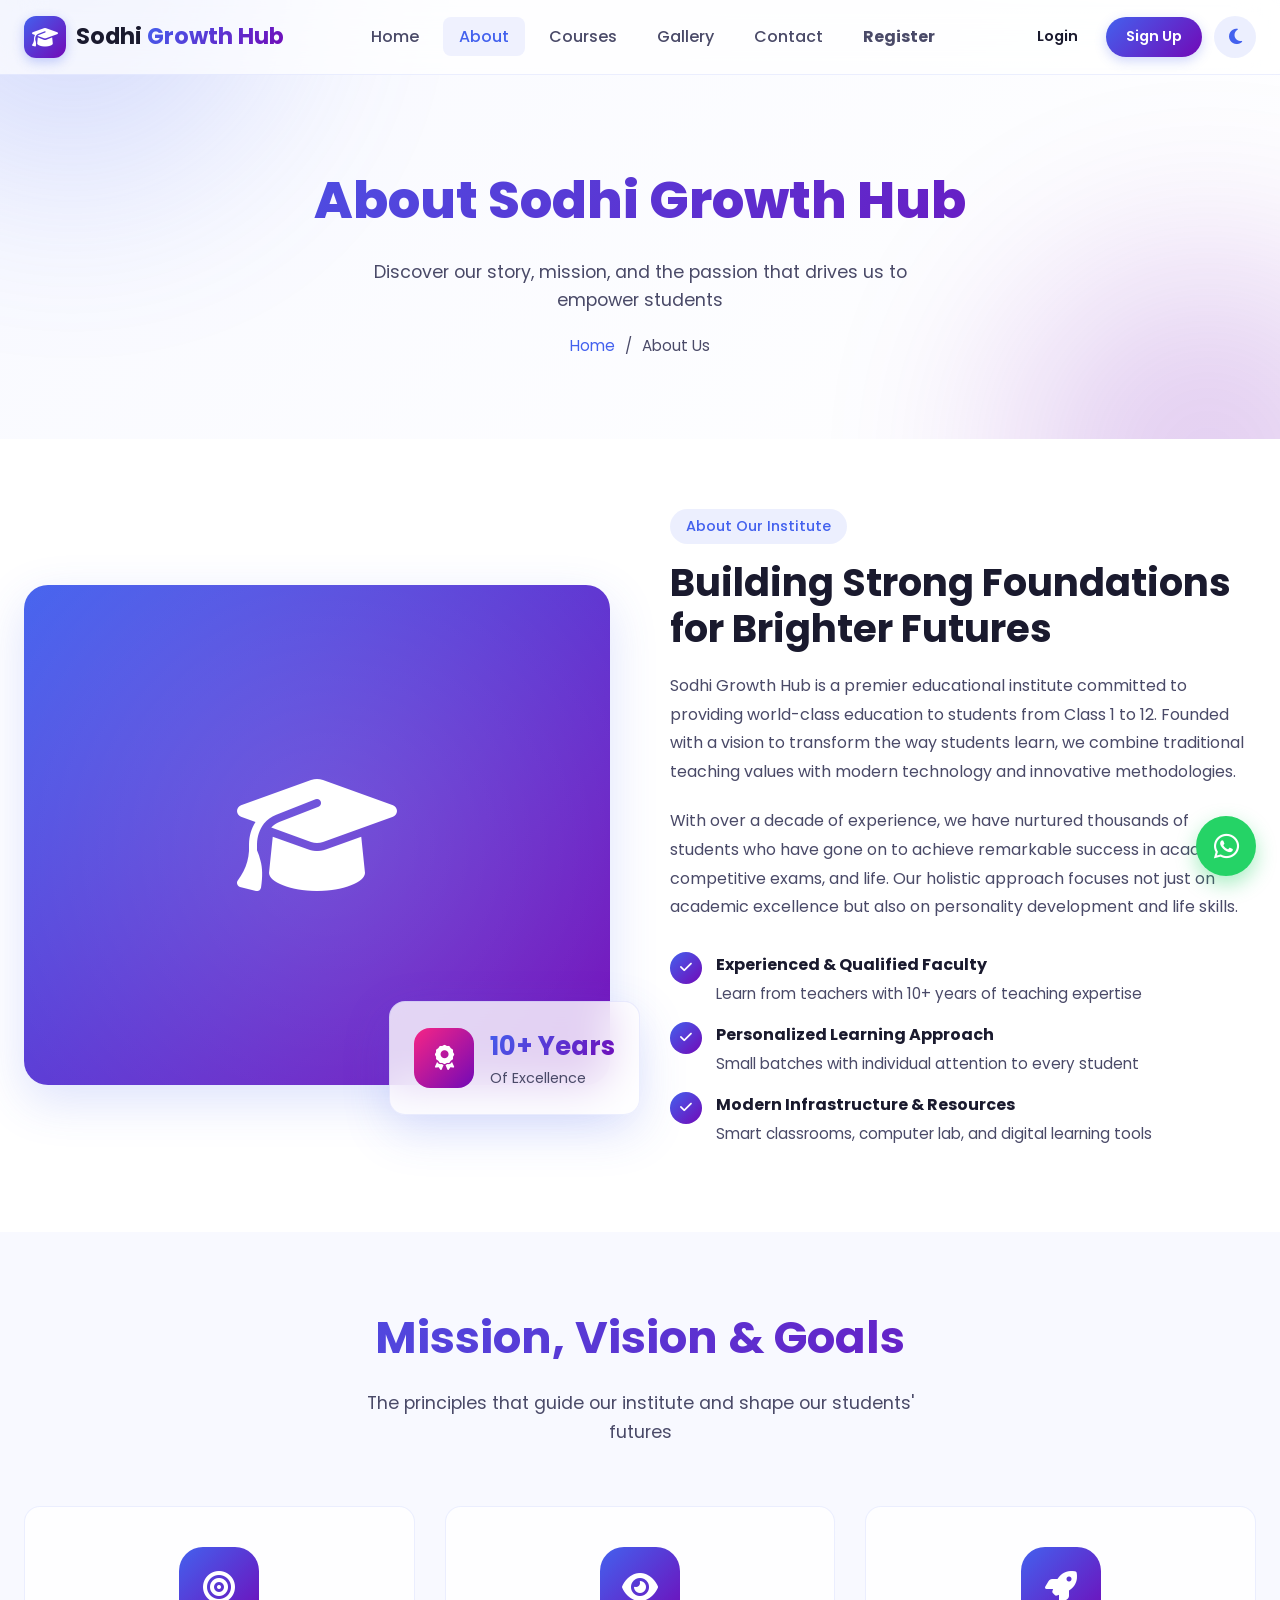
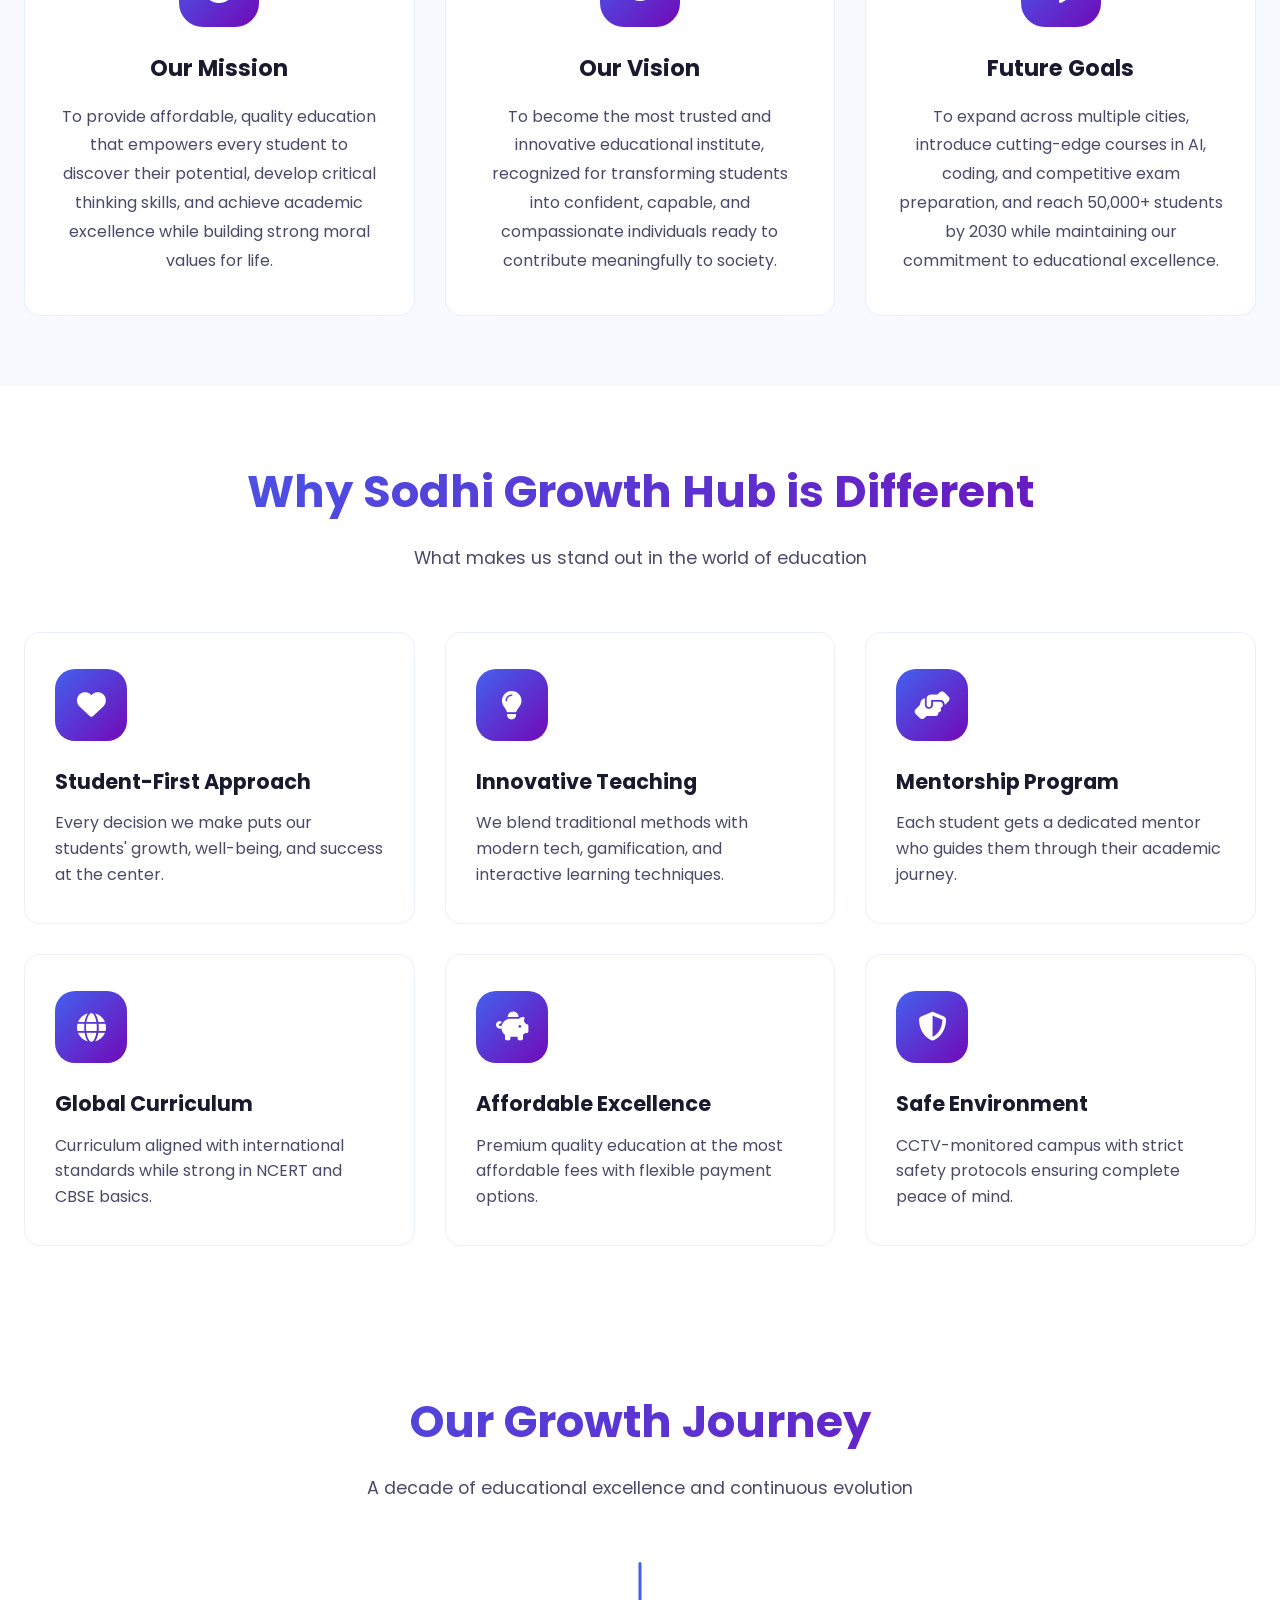
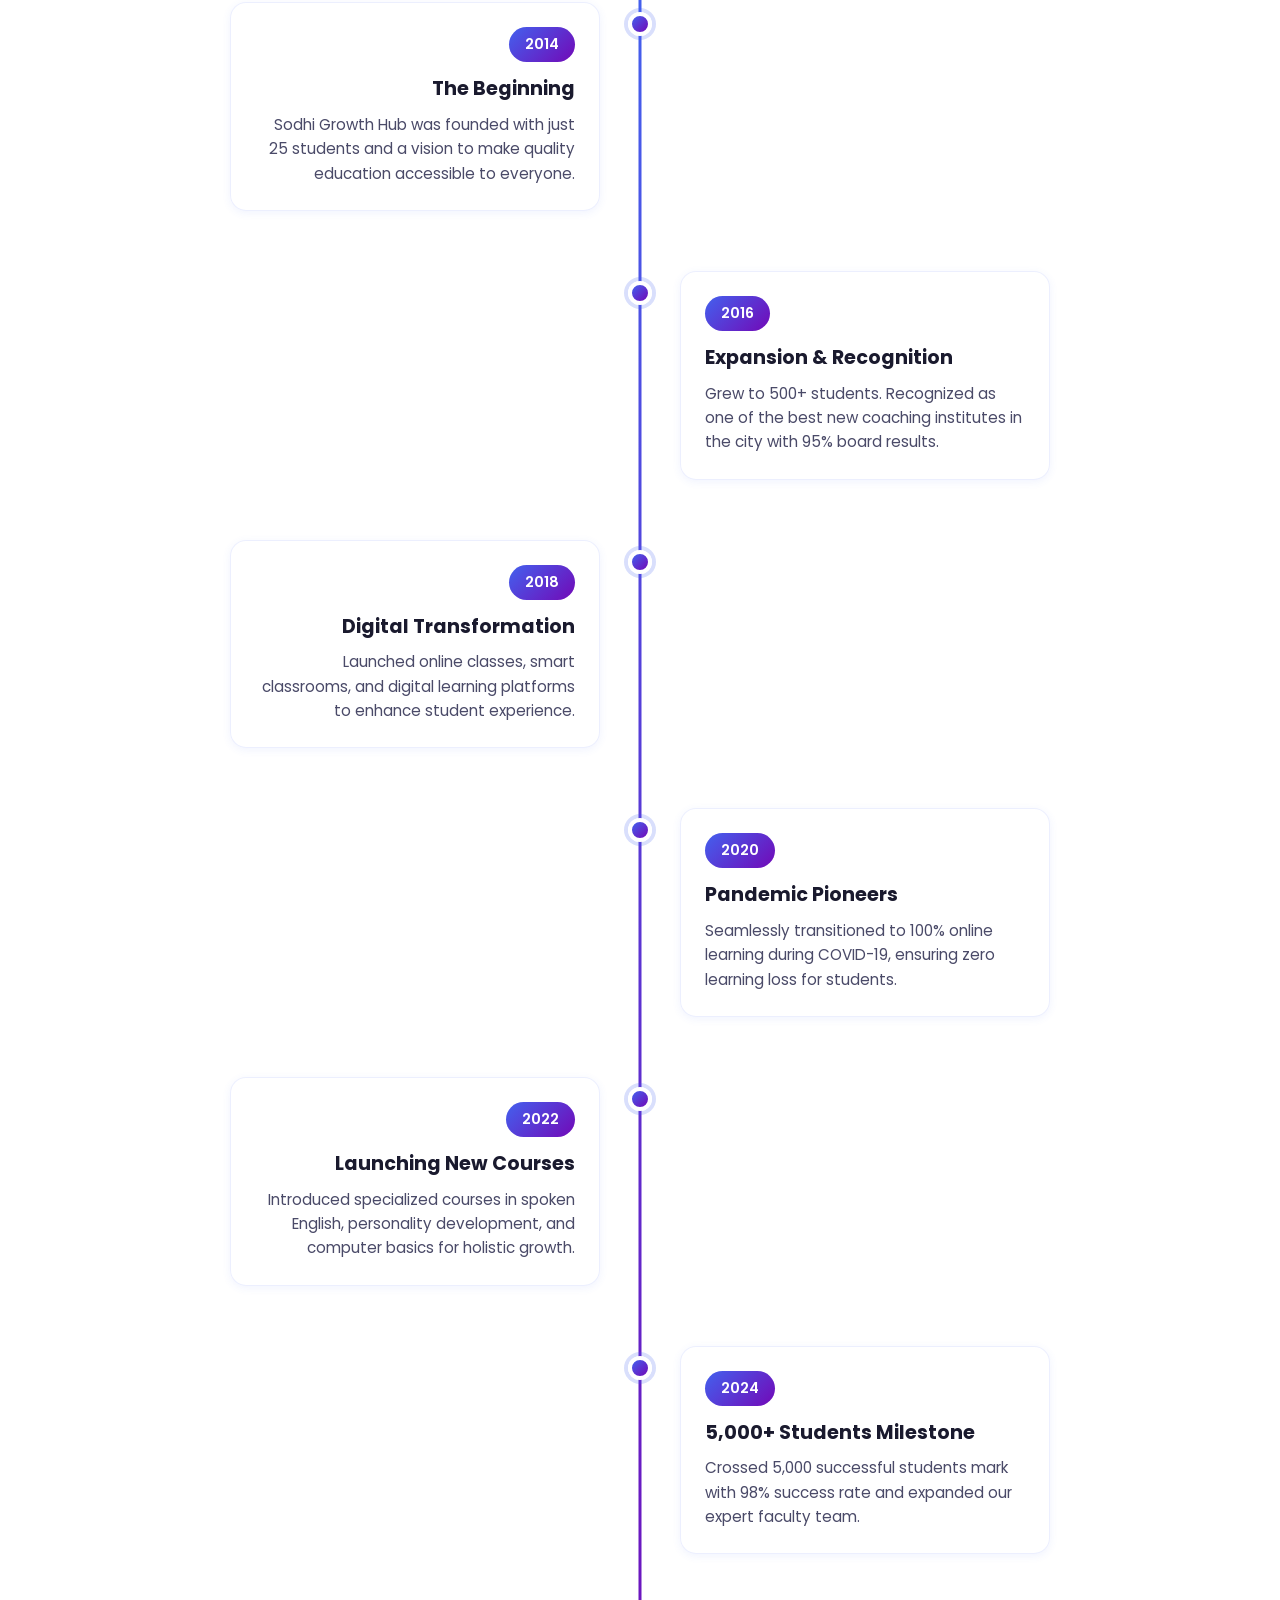
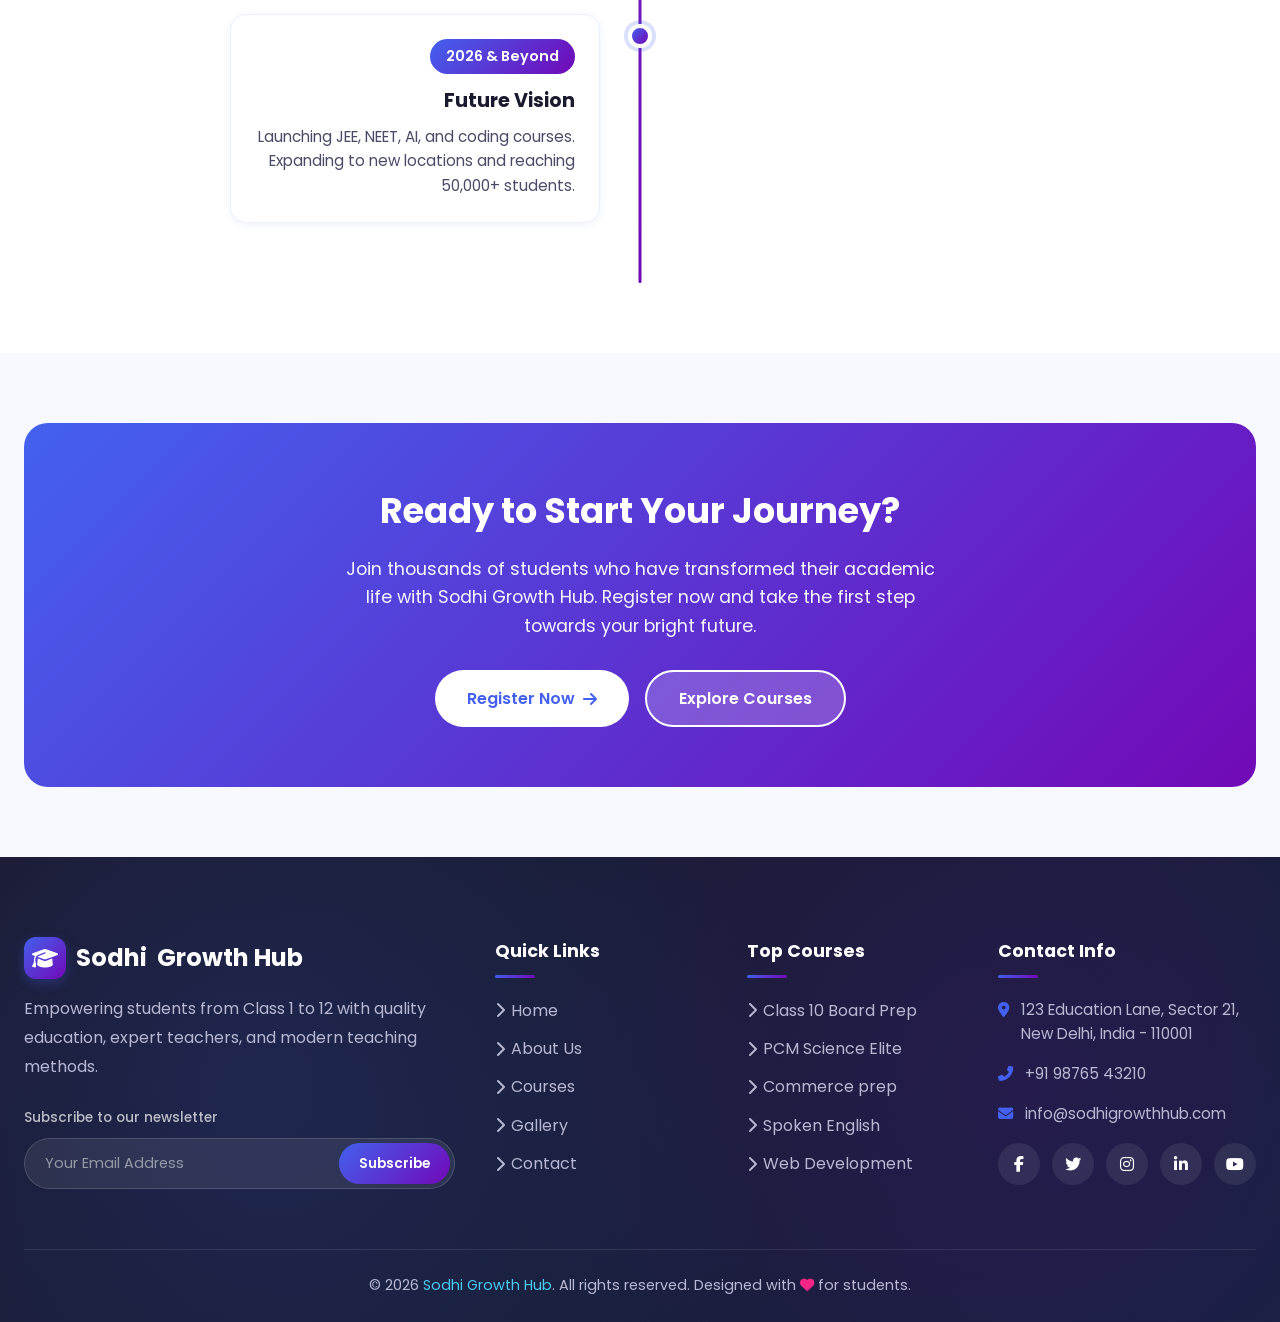
<file: pages/about.html>
<!DOCTYPE html>
<html lang="en">
<head>
    <meta charset="UTF-8">
    <meta name="viewport" content="width=device-width, initial-scale=1.0">
    <meta name="description" content="Learn about Sodhi Growth Hub - our mission, vision, and journey of empowering students with quality education.">
    <title>About Us - Sodhi Growth Hub</title>
    
    <link rel="icon" type="image/svg+xml" href="data:image/svg+xml,%3Csvg xmlns='http://www.w3.org/2000/svg' viewBox='0 0 100 100'%3E%3Ctext y='.9em' font-size='90'%3E🎓%3C/text%3E%3C/svg%3E">
    
    <link rel="preconnect" href="https://fonts.googleapis.com">
    <link rel="preconnect" href="https://fonts.gstatic.com" crossorigin>
    <link href="https://fonts.googleapis.com/css2?family=Poppins:wght@300;400;500;600;700;800&display=swap" rel="stylesheet">
    
    <link rel="stylesheet" href="https://cdnjs.cloudflare.com/ajax/libs/font-awesome/6.4.0/css/all.min.css">
    
    <link rel="stylesheet" href="../css/style.css">
    <link rel="stylesheet" href="../css/pages.css">
</head>
<body>
    <!-- Loader -->
    <div class="loader-wrapper">
        <div class="loader"></div>
    </div>
    
    <!-- Scroll Progress -->
    <div class="scroll-progress"></div>
    
    <!-- Navbar -->
    <nav class="navbar">
        <div class="nav-container">
            <a href="../index.html" class="logo">
                <div class="logo-icon"><i class="fas fa-graduation-cap"></i></div>
                <div class="logo-text">Sodhi <span>Growth Hub</span></div>
            </a>
            
            <ul class="nav-menu">
                <li><a href="../index.html" class="nav-link">Home</a></li>
                <li><a href="about.html" class="nav-link active">About</a></li>
                <li><a href="courses.html" class="nav-link">Courses</a></li>
                <li><a href="gallery.html" class="nav-link">Gallery</a></li>
                <li><a href="contact.html" class="nav-link">Contact</a></li>
                <li><a href="register.html" class="nav-link"><strong>Register</strong></a></li>
                <li class="mobile-only"><a href="login.html" class="nav-link">Login</a></li>
                <li class="mobile-only"><a href="signup.html" class="nav-link">Sign Up</a></li>
            </ul>
            
            <div class="nav-actions">
                <a href="login.html" class="btn-login">Login</a>
                <a href="signup.html" class="btn-signup">Sign Up</a>
                <button class="theme-toggle" aria-label="Toggle theme">
                    <i class="fas fa-moon"></i>
                </button>
                <button class="mobile-toggle" aria-label="Toggle menu">
                    <i class="fas fa-bars"></i>
                </button>
            </div>
        </div>
    </nav>
    
    <!-- Page Header -->
    <section class="page-header">
        <div class="container">
            <h1>About Sodhi Growth Hub</h1>
            <p>Discover our story, mission, and the passion that drives us to empower students</p>
            <div class="breadcrumb">
                <a href="../index.html">Home</a> / <span>About Us</span>
            </div>
        </div>
    </section>
    
    <!-- About Introduction -->
    <section class="about-intro">
        <div class="container">
            <div class="about-grid">
                <div class="about-image reveal-left">
                    <div class="about-image-main">
                        <i class="fas fa-graduation-cap"></i>
                    </div>
                    <div class="about-image-badge">
                        <div class="badge-icon"><i class="fas fa-award"></i></div>
                        <div>
                            <h4>10+ Years</h4>
                            <p>Of Excellence</p>
                        </div>
                    </div>
                </div>
                
                <div class="about-content reveal-right">
                    <span class="section-tag">About Our Institute</span>
                    <h2>Building Strong Foundations for Brighter Futures</h2>
                    <p>
                        Sodhi Growth Hub is a premier educational institute committed to providing world-class education 
                        to students from Class 1 to 12. Founded with a vision to transform the way students learn, 
                        we combine traditional teaching values with modern technology and innovative methodologies.
                    </p>
                    <p>
                        With over a decade of experience, we have nurtured thousands of students who have gone on to 
                        achieve remarkable success in academics, competitive exams, and life. Our holistic approach 
                        focuses not just on academic excellence but also on personality development and life skills.
                    </p>
                    
                    <div class="about-features">
                        <div class="about-feature-item">
                            <i class="fas fa-check"></i>
                            <div>
                                <strong>Experienced & Qualified Faculty</strong>
                                <p>Learn from teachers with 10+ years of teaching expertise</p>
                            </div>
                        </div>
                        <div class="about-feature-item">
                            <i class="fas fa-check"></i>
                            <div>
                                <strong>Personalized Learning Approach</strong>
                                <p>Small batches with individual attention to every student</p>
                            </div>
                        </div>
                        <div class="about-feature-item">
                            <i class="fas fa-check"></i>
                            <div>
                                <strong>Modern Infrastructure & Resources</strong>
                                <p>Smart classrooms, computer lab, and digital learning tools</p>
                            </div>
                        </div>
                    </div>
                </div>
            </div>
        </div>
    </section>
    
    <!-- Mission Vision -->
    <section class="mission-vision">
        <div class="container">
            <div class="section-title reveal">
                <h2>Mission, Vision & Goals</h2>
                <p>The principles that guide our institute and shape our students' futures</p>
            </div>
            
            <div class="mv-grid">
                <div class="mv-card reveal">
                    <div class="mv-icon"><i class="fas fa-bullseye"></i></div>
                    <h3>Our Mission</h3>
                    <p>
                        To provide affordable, quality education that empowers every student to discover their 
                        potential, develop critical thinking skills, and achieve academic excellence while 
                        building strong moral values for life.
                    </p>
                </div>
                
                <div class="mv-card reveal">
                    <div class="mv-icon"><i class="fas fa-eye"></i></div>
                    <h3>Our Vision</h3>
                    <p>
                        To become the most trusted and innovative educational institute, recognized for transforming 
                        students into confident, capable, and compassionate individuals ready to contribute meaningfully 
                        to society.
                    </p>
                </div>
                
                <div class="mv-card reveal">
                    <div class="mv-icon"><i class="fas fa-rocket"></i></div>
                    <h3>Future Goals</h3>
                    <p>
                        To expand across multiple cities, introduce cutting-edge courses in AI, coding, and competitive 
                        exam preparation, and reach 50,000+ students by 2030 while maintaining our commitment to 
                        educational excellence.
                    </p>
                </div>
            </div>
        </div>
    </section>
    
    <!-- Why Different Section -->
    <section class="features section">
        <div class="container">
            <div class="section-title reveal">
                <h2>Why Sodhi Growth Hub is Different</h2>
                <p>What makes us stand out in the world of education</p>
            </div>
            
            <div class="features-grid">
                <div class="feature-card reveal">
                    <div class="feature-icon"><i class="fas fa-heart"></i></div>
                    <h3>Student-First Approach</h3>
                    <p>Every decision we make puts our students' growth, well-being, and success at the center.</p>
                </div>
                <div class="feature-card reveal">
                    <div class="feature-icon"><i class="fas fa-lightbulb"></i></div>
                    <h3>Innovative Teaching</h3>
                    <p>We blend traditional methods with modern tech, gamification, and interactive learning techniques.</p>
                </div>
                <div class="feature-card reveal">
                    <div class="feature-icon"><i class="fas fa-hands-helping"></i></div>
                    <h3>Mentorship Program</h3>
                    <p>Each student gets a dedicated mentor who guides them through their academic journey.</p>
                </div>
                <div class="feature-card reveal">
                    <div class="feature-icon"><i class="fas fa-globe"></i></div>
                    <h3>Global Curriculum</h3>
                    <p>Curriculum aligned with international standards while strong in NCERT and CBSE basics.</p>
                </div>
                <div class="feature-card reveal">
                    <div class="feature-icon"><i class="fas fa-piggy-bank"></i></div>
                    <h3>Affordable Excellence</h3>
                    <p>Premium quality education at the most affordable fees with flexible payment options.</p>
                </div>
                <div class="feature-card reveal">
                    <div class="feature-icon"><i class="fas fa-shield-alt"></i></div>
                    <h3>Safe Environment</h3>
                    <p>CCTV-monitored campus with strict safety protocols ensuring complete peace of mind.</p>
                </div>
            </div>
        </div>
    </section>
    
    <!-- Timeline / Growth Journey -->
    <section class="timeline-section">
        <div class="container">
            <div class="section-title reveal">
                <h2>Our Growth Journey</h2>
                <p>A decade of educational excellence and continuous evolution</p>
            </div>
            
            <div class="timeline">
                <div class="timeline-item reveal-right">
                    <div class="timeline-dot"></div>
                    <div class="timeline-content">
                        <span class="timeline-year">2014</span>
                        <h3>The Beginning</h3>
                        <p>Sodhi Growth Hub was founded with just 25 students and a vision to make quality education accessible to everyone.</p>
                    </div>
                </div>
                
                <div class="timeline-item reveal-left">
                    <div class="timeline-dot"></div>
                    <div class="timeline-content">
                        <span class="timeline-year">2016</span>
                        <h3>Expansion & Recognition</h3>
                        <p>Grew to 500+ students. Recognized as one of the best new coaching institutes in the city with 95% board results.</p>
                    </div>
                </div>
                
                <div class="timeline-item reveal-right">
                    <div class="timeline-dot"></div>
                    <div class="timeline-content">
                        <span class="timeline-year">2018</span>
                        <h3>Digital Transformation</h3>
                        <p>Launched online classes, smart classrooms, and digital learning platforms to enhance student experience.</p>
                    </div>
                </div>
                
                <div class="timeline-item reveal-left">
                    <div class="timeline-dot"></div>
                    <div class="timeline-content">
                        <span class="timeline-year">2020</span>
                        <h3>Pandemic Pioneers</h3>
                        <p>Seamlessly transitioned to 100% online learning during COVID-19, ensuring zero learning loss for students.</p>
                    </div>
                </div>
                
                <div class="timeline-item reveal-right">
                    <div class="timeline-dot"></div>
                    <div class="timeline-content">
                        <span class="timeline-year">2022</span>
                        <h3>Launching New Courses</h3>
                        <p>Introduced specialized courses in spoken English, personality development, and computer basics for holistic growth.</p>
                    </div>
                </div>
                
                <div class="timeline-item reveal-left">
                    <div class="timeline-dot"></div>
                    <div class="timeline-content">
                        <span class="timeline-year">2024</span>
                        <h3>5,000+ Students Milestone</h3>
                        <p>Crossed 5,000 successful students mark with 98% success rate and expanded our expert faculty team.</p>
                    </div>
                </div>
                
                <div class="timeline-item reveal-right">
                    <div class="timeline-dot"></div>
                    <div class="timeline-content">
                        <span class="timeline-year">2026 & Beyond</span>
                        <h3>Future Vision</h3>
                        <p>Launching JEE, NEET, AI, and coding courses. Expanding to new locations and reaching 50,000+ students.</p>
                    </div>
                </div>
            </div>
        </div>
    </section>
    
    <!-- CTA Section -->
    <section class="section" style="background: var(--bg-secondary);">
        <div class="container">
            <div style="background: var(--gradient-primary); padding: 60px 40px; border-radius: var(--border-radius-lg); text-align: center; color: white; position: relative; overflow: hidden;">
                <div style="position: relative; z-index: 1;">
                    <h2 style="color: white; font-size: 2.2rem; margin-bottom: 16px;">Ready to Start Your Journey?</h2>
                    <p style="font-size: 1.1rem; margin-bottom: 30px; opacity: 0.95; max-width: 600px; margin-left: auto; margin-right: auto;">
                        Join thousands of students who have transformed their academic life with Sodhi Growth Hub. 
                        Register now and take the first step towards your bright future.
                    </p>
                    <div style="display: flex; gap: 16px; justify-content: center; flex-wrap: wrap;">
                        <a href="register.html" class="btn" style="background: white; color: var(--primary-blue);">
                            Register Now <i class="fas fa-arrow-right"></i>
                        </a>
                        <a href="courses.html" class="btn" style="background: rgba(255,255,255,0.2); color: white; border: 2px solid white;">
                            Explore Courses
                        </a>
                    </div>
                </div>
            </div>
        </div>
    </section>
    
    <!-- Footer -->
    <footer class="footer">
        <div class="container">
            <div class="footer-content">
                <div class="footer-brand">
                    <h3>
                        <div class="logo-icon"><i class="fas fa-graduation-cap"></i></div>
                        Sodhi <span>Growth Hub</span>
                    </h3>
                    <p>Empowering students from Class 1 to 12 with quality education, expert teachers, and modern teaching methods.</p>
                    
                    <form class="newsletter-form" id="newsletterForm">
                        <p style="font-size: 0.85rem; margin-bottom: 8px; color: rgba(255,255,255,0.7); font-weight: 500;">Subscribe to our newsletter</p>
                        <div class="form-group">
                            <input type="email" class="newsletter-input" placeholder="Your Email Address" required>
                            <button type="submit" class="newsletter-btn">Subscribe</button>
                        </div>
                    </form>
                </div>
                
                <div class="footer-col">
                    <h4>Quick Links</h4>
                    <ul>
                        <li><a href="../index.html"><i class="fas fa-chevron-right"></i> Home</a></li>
                        <li><a href="about.html"><i class="fas fa-chevron-right"></i> About Us</a></li>
                        <li><a href="courses.html"><i class="fas fa-chevron-right"></i> Courses</a></li>
                        <li><a href="gallery.html"><i class="fas fa-chevron-right"></i> Gallery</a></li>
                        <li><a href="contact.html"><i class="fas fa-chevron-right"></i> Contact</a></li>
                    </ul>
                </div>
                
                <div class="footer-col">
                    <h4>Top Courses</h4>
                    <ul>
                        <li><a href="courses.html"><i class="fas fa-chevron-right"></i> Class 10 Board Prep</a></li>
                        <li><a href="courses.html"><i class="fas fa-chevron-right"></i> PCM Science Elite</a></li>
                        <li><a href="courses.html"><i class="fas fa-chevron-right"></i> Commerce prep</a></li>
                        <li><a href="courses.html"><i class="fas fa-chevron-right"></i> Spoken English</a></li>
                        <li><a href="courses.html"><i class="fas fa-chevron-right"></i> Web Development</a></li>
                    </ul>
                </div>
                
                <div class="footer-col">
                    <h4>Contact Info</h4>
                    <div class="footer-contact-item">
                        <i class="fas fa-map-marker-alt"></i>
                        <span>123 Education Lane, Sector 21, New Delhi, India - 110001</span>
                    </div>
                    <div class="footer-contact-item">
                        <i class="fas fa-phone-alt"></i>
                        <span>+91 98765 43210</span>
                    </div>
                    <div class="footer-contact-item">
                        <i class="fas fa-envelope"></i>
                        <span>info@sodhigrowthhub.com</span>
                    </div>
                    
                    <div class="footer-social" style="margin-top: 15px;">
                        <a href="#" aria-label="Facebook"><i class="fab fa-facebook-f"></i></a>
                        <a href="#" aria-label="Twitter"><i class="fab fa-twitter"></i></a>
                        <a href="#" aria-label="Instagram"><i class="fab fa-instagram"></i></a>
                        <a href="#" aria-label="LinkedIn"><i class="fab fa-linkedin-in"></i></a>
                        <a href="#" aria-label="YouTube"><i class="fab fa-youtube"></i></a>
                    </div>
                </div>
            </div>
            
            <div class="footer-bottom">
                <p>&copy; <span id="currentYear">2026</span> <a href="#">Sodhi Growth Hub</a>. All rights reserved. Designed with <i class="fas fa-heart" style="color: #f72585;"></i> for students.</p>
            </div>
        </div>
    </footer>
    
    <!-- Floating WhatsApp -->
    <a href="https://wa.me/919876543210" target="_blank" class="whatsapp-float">
        <i class="fab fa-whatsapp"></i>
    </a>
    
    <!-- Back to Top -->
    <button class="back-to-top">
        <i class="fas fa-arrow-up"></i>
    </button>
    
    <script src="../js/data.js"></script>
    <script src="../js/main.js"></script>
</body>
</html>
</file>
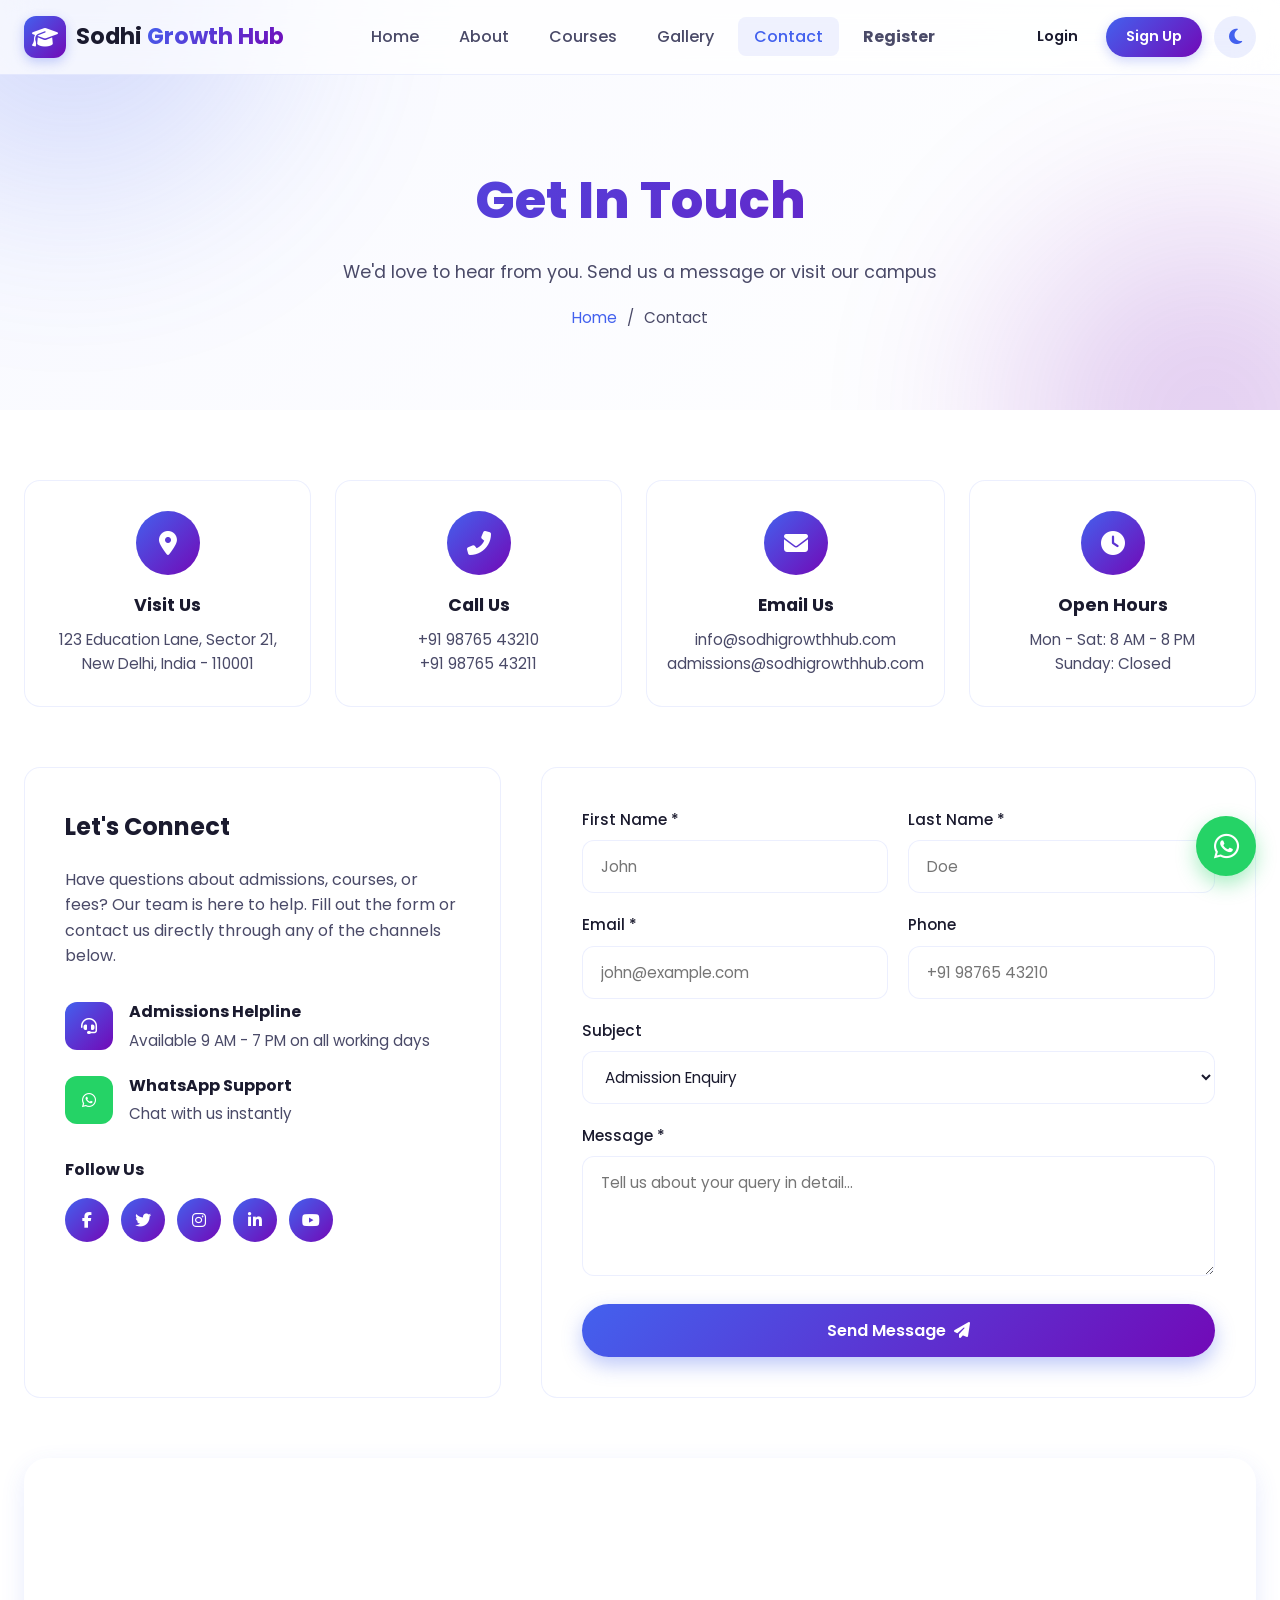
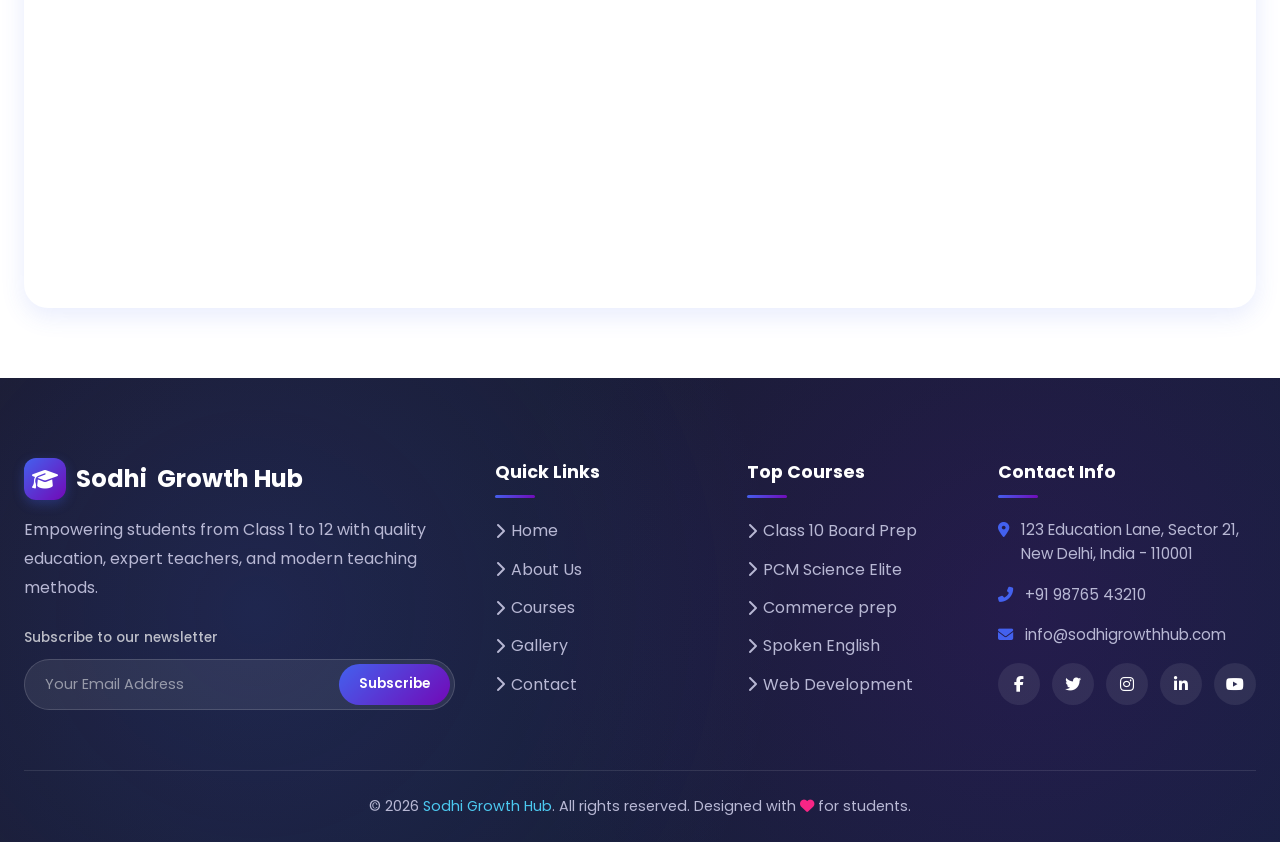
<file: pages/contact.html>
<!DOCTYPE html>
<html lang="en">
<head>
    <meta charset="UTF-8">
    <meta name="viewport" content="width=device-width, initial-scale=1.0">
    <meta name="description" content="Contact Sodhi Growth Hub - Get in touch with our team for admissions, queries, or support.">
    <title>Contact Us - Sodhi Growth Hub</title>
    
    <link rel="icon" type="image/svg+xml" href="data:image/svg+xml,%3Csvg xmlns='http://www.w3.org/2000/svg' viewBox='0 0 100 100'%3E%3Ctext y='.9em' font-size='90'%3E🎓%3C/text%3E%3C/svg%3E">
    
    <link rel="preconnect" href="https://fonts.googleapis.com">
    <link rel="preconnect" href="https://fonts.gstatic.com" crossorigin>
    <link href="https://fonts.googleapis.com/css2?family=Poppins:wght@300;400;500;600;700;800&display=swap" rel="stylesheet">
    
    <link rel="stylesheet" href="https://cdnjs.cloudflare.com/ajax/libs/font-awesome/6.4.0/css/all.min.css">
    
    <link rel="stylesheet" href="../css/style.css">
    <link rel="stylesheet" href="../css/pages.css">
</head>
<body>
    <div class="loader-wrapper">
        <div class="loader"></div>
    </div>
    
    <div class="scroll-progress"></div>
    
    <!-- Navbar -->
    <nav class="navbar">
        <div class="nav-container">
            <a href="../index.html" class="logo">
                <div class="logo-icon"><i class="fas fa-graduation-cap"></i></div>
                <div class="logo-text">Sodhi <span>Growth Hub</span></div>
            </a>
            
            <ul class="nav-menu">
                <li><a href="../index.html" class="nav-link">Home</a></li>
                <li><a href="about.html" class="nav-link">About</a></li>
                <li><a href="courses.html" class="nav-link">Courses</a></li>
                <li><a href="gallery.html" class="nav-link">Gallery</a></li>
                <li><a href="contact.html" class="nav-link active">Contact</a></li>
                <li><a href="register.html" class="nav-link"><strong>Register</strong></a></li>
                <li class="mobile-only"><a href="login.html" class="nav-link">Login</a></li>
                <li class="mobile-only"><a href="signup.html" class="nav-link">Sign Up</a></li>
            </ul>
            
            <div class="nav-actions">
                <a href="login.html" class="btn-login">Login</a>
                <a href="signup.html" class="btn-signup">Sign Up</a>
                <button class="theme-toggle" aria-label="Toggle theme">
                    <i class="fas fa-moon"></i>
                </button>
                <button class="mobile-toggle" aria-label="Toggle menu">
                    <i class="fas fa-bars"></i>
                </button>
            </div>
        </div>
    </nav>
    
    <!-- Page Header -->
    <section class="page-header">
        <div class="container">
            <h1>Get In Touch</h1>
            <p>We'd love to hear from you. Send us a message or visit our campus</p>
            <div class="breadcrumb">
                <a href="../index.html">Home</a> / <span>Contact</span>
            </div>
        </div>
    </section>
    
    <!-- Contact Cards -->
    <section class="contact-page">
        <div class="container">
            <div class="contact-cards">
                <div class="contact-card reveal">
                    <div class="contact-card-icon"><i class="fas fa-map-marker-alt"></i></div>
                    <h3>Visit Us</h3>
                    <p>123 Education Lane, Sector 21, New Delhi, India - 110001</p>
                </div>
                
                <div class="contact-card reveal">
                    <div class="contact-card-icon"><i class="fas fa-phone-alt"></i></div>
                    <h3>Call Us</h3>
                    <p><a href="tel:+919876543210">+91 98765 43210</a></p>
                    <p><a href="tel:+919876543211">+91 98765 43211</a></p>
                </div>
                
                <div class="contact-card reveal">
                    <div class="contact-card-icon"><i class="fas fa-envelope"></i></div>
                    <h3>Email Us</h3>
                    <p><a href="mailto:info@sodhigrowthhub.com">info@sodhigrowthhub.com</a></p>
                    <p><a href="mailto:admissions@sodhigrowthhub.com">admissions@sodhigrowthhub.com</a></p>
                </div>
                
                <div class="contact-card reveal">
                    <div class="contact-card-icon"><i class="fas fa-clock"></i></div>
                    <h3>Open Hours</h3>
                    <p>Mon - Sat: 8 AM - 8 PM</p>
                    <p>Sunday: Closed</p>
                </div>
            </div>
            
            <!-- Form & Info Grid -->
            <div class="contact-grid">
                <div class="contact-info reveal-left">
                    <h3>Let's Connect</h3>
                    <p>Have questions about admissions, courses, or fees? Our team is here to help. Fill out the form or contact us directly through any of the channels below.</p>
                    
                    <div class="contact-item">
                        <div class="contact-icon"><i class="fas fa-headset"></i></div>
                        <div class="contact-text">
                            <strong>Admissions Helpline</strong>
                            <p>Available 9 AM - 7 PM on all working days</p>
                        </div>
                    </div>
                    
                    <div class="contact-item">
                        <div class="contact-icon" style="background: #25D366;"><i class="fab fa-whatsapp"></i></div>
                        <div class="contact-text">
                            <strong>WhatsApp Support</strong>
                            <p><a href="https://wa.me/919876543210" target="_blank">Chat with us instantly</a></p>
                        </div>
                    </div>
                    
                    <div style="margin-top: 30px;">
                        <h4 style="margin-bottom: 16px;">Follow Us</h4>
                        <div style="display: flex; gap: 12px;">
                            <a href="#" style="width: 44px; height: 44px; border-radius: 50%; background: var(--gradient-primary); color: white; display: flex; align-items: center; justify-content: center; transition: transform 0.3s;" onmouseover="this.style.transform='translateY(-3px)'" onmouseout="this.style.transform=''">
                                <i class="fab fa-facebook-f"></i>
                            </a>
                            <a href="#" style="width: 44px; height: 44px; border-radius: 50%; background: var(--gradient-primary); color: white; display: flex; align-items: center; justify-content: center; transition: transform 0.3s;" onmouseover="this.style.transform='translateY(-3px)'" onmouseout="this.style.transform=''">
                                <i class="fab fa-twitter"></i>
                            </a>
                            <a href="#" style="width: 44px; height: 44px; border-radius: 50%; background: var(--gradient-primary); color: white; display: flex; align-items: center; justify-content: center; transition: transform 0.3s;" onmouseover="this.style.transform='translateY(-3px)'" onmouseout="this.style.transform=''">
                                <i class="fab fa-instagram"></i>
                            </a>
                            <a href="#" style="width: 44px; height: 44px; border-radius: 50%; background: var(--gradient-primary); color: white; display: flex; align-items: center; justify-content: center; transition: transform 0.3s;" onmouseover="this.style.transform='translateY(-3px)'" onmouseout="this.style.transform=''">
                                <i class="fab fa-linkedin-in"></i>
                            </a>
                            <a href="#" style="width: 44px; height: 44px; border-radius: 50%; background: var(--gradient-primary); color: white; display: flex; align-items: center; justify-content: center; transition: transform 0.3s;" onmouseover="this.style.transform='translateY(-3px)'" onmouseout="this.style.transform=''">
                                <i class="fab fa-youtube"></i>
                            </a>
                        </div>
                    </div>
                </div>
                
                <form class="contact-form reveal-right" id="contactForm">
                    <div class="form-row">
                        <div class="form-group">
                            <label class="form-label">First Name *</label>
                            <input type="text" class="form-control" placeholder="John" required>
                        </div>
                        <div class="form-group">
                            <label class="form-label">Last Name *</label>
                            <input type="text" class="form-control" placeholder="Doe" required>
                        </div>
                    </div>
                    <div class="form-row">
                        <div class="form-group">
                            <label class="form-label">Email *</label>
                            <input type="email" class="form-control" placeholder="john@example.com" required>
                        </div>
                        <div class="form-group">
                            <label class="form-label">Phone</label>
                            <input type="tel" class="form-control" placeholder="+91 98765 43210">
                        </div>
                    </div>
                    <div class="form-group">
                        <label class="form-label">Subject</label>
                        <select class="form-control">
                            <option>Admission Enquiry</option>
                            <option>Course Information</option>
                            <option>Fees and Payment</option>
                            <option>General Question</option>
                            <option>Feedback</option>
                            <option>Other</option>
                        </select>
                    </div>
                    <div class="form-group">
                        <label class="form-label">Message *</label>
                        <textarea class="form-control" placeholder="Tell us about your query in detail..." required></textarea>
                    </div>
                    <button type="submit" class="btn btn-primary" style="width: 100%;">
                        Send Message <i class="fas fa-paper-plane"></i>
                    </button>
                </form>
            </div>
            
            <!-- Map -->
            <div class="map-section reveal" style="margin-top: 60px;">
                <iframe 
                    src="https://www.google.com/maps/embed?pb=!1m18!1m12!1m3!1d3502.0518597384297!2d77.2090!3d28.6139!2m3!1f0!2f0!3f0!3m2!1i1024!2i768!4f13.1!3m3!1m2!1s0x0%3A0x0!2zMjjCsDM2JzUwLjAiTiA3N8KwMTInMzIuNCJF!5e0!3m2!1sen!2sin!4v1700000000000!5m2!1sen!2sin"
                    allowfullscreen="" 
                    loading="lazy" 
                    referrerpolicy="no-referrer-when-downgrade">
                </iframe>
            </div>
        </div>
    </section>
    
    <!-- Footer -->
    <footer class="footer">
        <div class="container">
            <div class="footer-content">
                <div class="footer-brand">
                    <h3>
                        <div class="logo-icon"><i class="fas fa-graduation-cap"></i></div>
                        Sodhi <span>Growth Hub</span>
                    </h3>
                    <p>Empowering students from Class 1 to 12 with quality education, expert teachers, and modern teaching methods.</p>
                    
                    <form class="newsletter-form" id="newsletterForm">
                        <p style="font-size: 0.85rem; margin-bottom: 8px; color: rgba(255,255,255,0.7); font-weight: 500;">Subscribe to our newsletter</p>
                        <div class="form-group">
                            <input type="email" class="newsletter-input" placeholder="Your Email Address" required>
                            <button type="submit" class="newsletter-btn">Subscribe</button>
                        </div>
                    </form>
                </div>
                
                <div class="footer-col">
                    <h4>Quick Links</h4>
                    <ul>
                        <li><a href="../index.html"><i class="fas fa-chevron-right"></i> Home</a></li>
                        <li><a href="about.html"><i class="fas fa-chevron-right"></i> About Us</a></li>
                        <li><a href="courses.html"><i class="fas fa-chevron-right"></i> Courses</a></li>
                        <li><a href="gallery.html"><i class="fas fa-chevron-right"></i> Gallery</a></li>
                        <li><a href="contact.html"><i class="fas fa-chevron-right"></i> Contact</a></li>
                    </ul>
                </div>
                
                <div class="footer-col">
                    <h4>Top Courses</h4>
                    <ul>
                        <li><a href="courses.html"><i class="fas fa-chevron-right"></i> Class 10 Board Prep</a></li>
                        <li><a href="courses.html"><i class="fas fa-chevron-right"></i> PCM Science Elite</a></li>
                        <li><a href="courses.html"><i class="fas fa-chevron-right"></i> Commerce prep</a></li>
                        <li><a href="courses.html"><i class="fas fa-chevron-right"></i> Spoken English</a></li>
                        <li><a href="courses.html"><i class="fas fa-chevron-right"></i> Web Development</a></li>
                    </ul>
                </div>
                
                <div class="footer-col">
                    <h4>Contact Info</h4>
                    <div class="footer-contact-item">
                        <i class="fas fa-map-marker-alt"></i>
                        <span>123 Education Lane, Sector 21, New Delhi, India - 110001</span>
                    </div>
                    <div class="footer-contact-item">
                        <i class="fas fa-phone-alt"></i>
                        <span>+91 98765 43210</span>
                    </div>
                    <div class="footer-contact-item">
                        <i class="fas fa-envelope"></i>
                        <span>info@sodhigrowthhub.com</span>
                    </div>
                    
                    <div class="footer-social" style="margin-top: 15px;">
                        <a href="#" aria-label="Facebook"><i class="fab fa-facebook-f"></i></a>
                        <a href="#" aria-label="Twitter"><i class="fab fa-twitter"></i></a>
                        <a href="#" aria-label="Instagram"><i class="fab fa-instagram"></i></a>
                        <a href="#" aria-label="LinkedIn"><i class="fab fa-linkedin-in"></i></a>
                        <a href="#" aria-label="YouTube"><i class="fab fa-youtube"></i></a>
                    </div>
                </div>
            </div>
            
            <div class="footer-bottom">
                <p>&copy; <span id="currentYear">2026</span> <a href="#">Sodhi Growth Hub</a>. All rights reserved. Designed with <i class="fas fa-heart" style="color: #f72585;"></i> for students.</p>
            </div>
        </div>
    </footer>
    
    <a href="https://wa.me/919876543210" target="_blank" class="whatsapp-float">
        <i class="fab fa-whatsapp"></i>
    </a>
    
    <button class="back-to-top">
        <i class="fas fa-arrow-up"></i>
    </button>
    
    <script src="../js/main.js"></script>
</body>
</html>
</file>
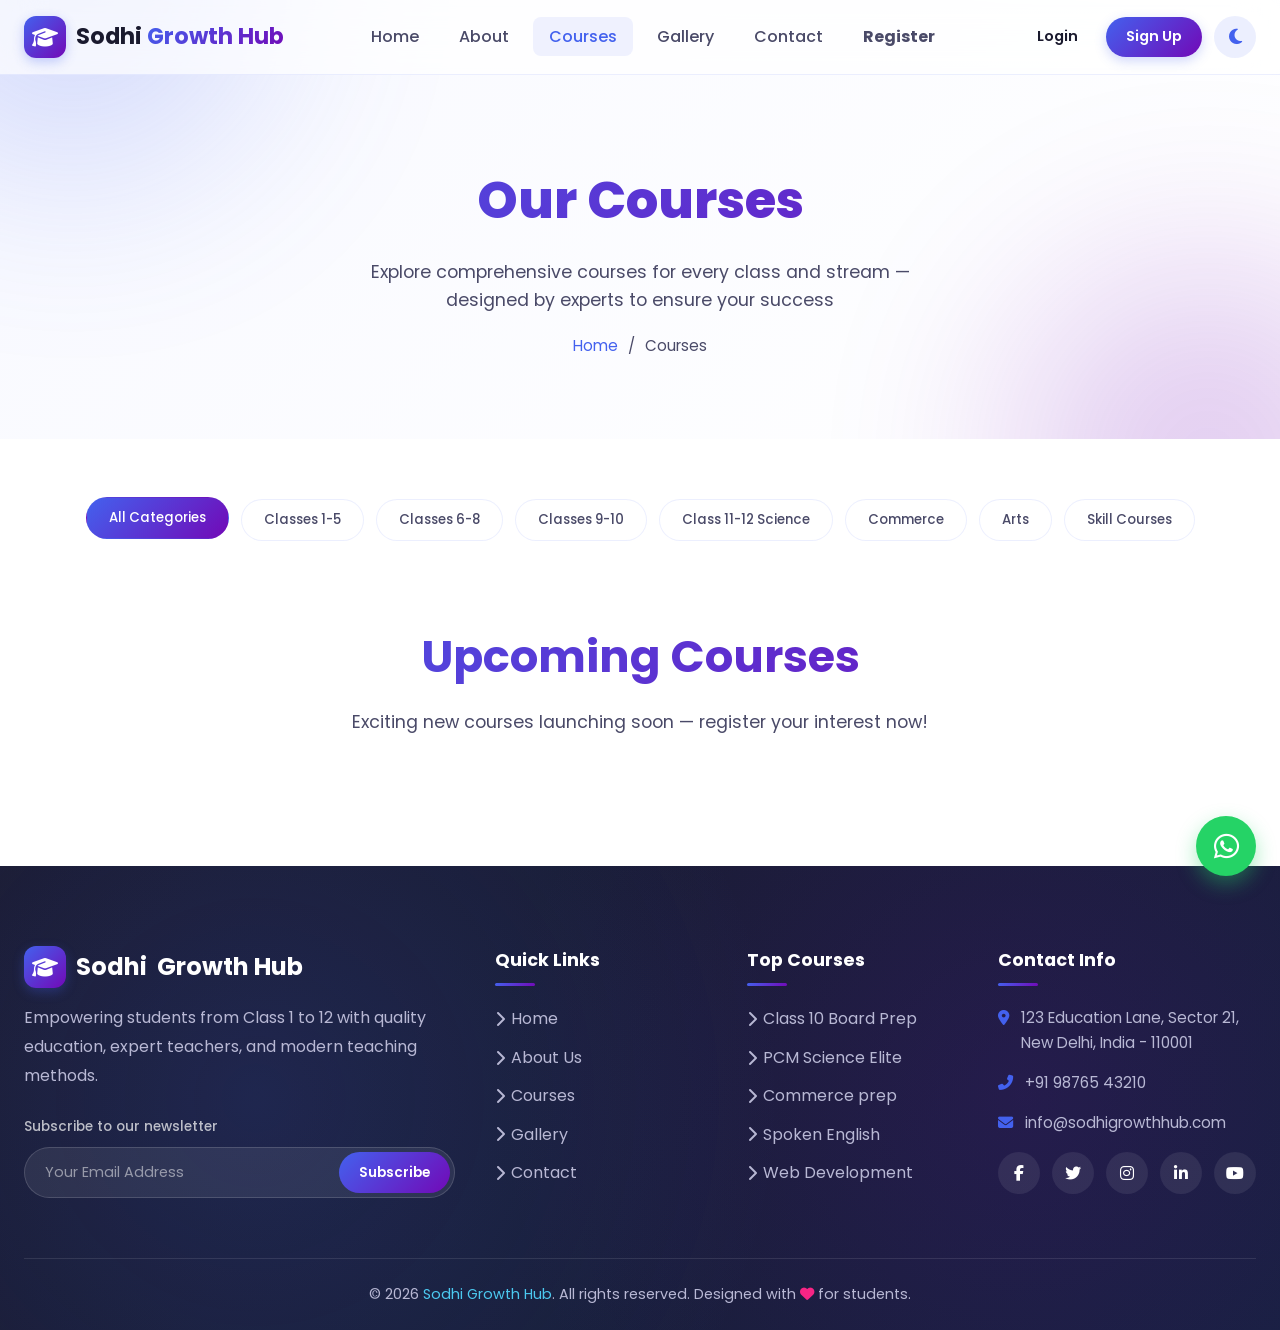
<file: pages/courses.html>
<!DOCTYPE html>
<html lang="en">
<head>
    <meta charset="UTF-8">
    <meta name="viewport" content="width=device-width, initial-scale=1.0">
    <meta name="description" content="Explore all courses offered by Sodhi Growth Hub - from Class 1-12, science, commerce, arts, computer basics and more.">
    <title>Courses - Sodhi Growth Hub</title>
    
    <link rel="icon" type="image/svg+xml" href="data:image/svg+xml,%3Csvg xmlns='http://www.w3.org/2000/svg' viewBox='0 0 100 100'%3E%3Ctext y='.9em' font-size='90'%3E🎓%3C/text%3E%3C/svg%3E">
    
    <link rel="preconnect" href="https://fonts.googleapis.com">
    <link rel="preconnect" href="https://fonts.gstatic.com" crossorigin>
    <link href="https://fonts.googleapis.com/css2?family=Poppins:wght@300;400;500;600;700;800&display=swap" rel="stylesheet">
    
    <link rel="stylesheet" href="https://cdnjs.cloudflare.com/ajax/libs/font-awesome/6.4.0/css/all.min.css">
    
    <link rel="stylesheet" href="../css/style.css">
    <link rel="stylesheet" href="../css/pages.css">
</head>
<body>
    <div class="loader-wrapper">
        <div class="loader"></div>
    </div>
    
    <div class="scroll-progress"></div>
    
    <!-- Navbar -->
    <nav class="navbar">
        <div class="nav-container">
            <a href="../index.html" class="logo">
                <div class="logo-icon"><i class="fas fa-graduation-cap"></i></div>
                <div class="logo-text">Sodhi <span>Growth Hub</span></div>
            </a>
            
            <ul class="nav-menu">
                <li><a href="../index.html" class="nav-link">Home</a></li>
                <li><a href="about.html" class="nav-link">About</a></li>
                <li><a href="courses.html" class="nav-link active">Courses</a></li>
                <li><a href="gallery.html" class="nav-link">Gallery</a></li>
                <li><a href="contact.html" class="nav-link">Contact</a></li>
                <li><a href="register.html" class="nav-link"><strong>Register</strong></a></li>
                <li class="mobile-only"><a href="login.html" class="nav-link">Login</a></li>
                <li class="mobile-only"><a href="signup.html" class="nav-link">Sign Up</a></li>
            </ul>
            
            <div class="nav-actions">
                <a href="login.html" class="btn-login">Login</a>
                <a href="signup.html" class="btn-signup">Sign Up</a>
                <button class="theme-toggle" aria-label="Toggle theme">
                    <i class="fas fa-moon"></i>
                </button>
                <button class="mobile-toggle" aria-label="Toggle menu">
                    <i class="fas fa-bars"></i>
                </button>
            </div>
        </div>
    </nav>
    
    <!-- Page Header -->
    <section class="page-header">
        <div class="container">
            <h1>Our Courses</h1>
            <p>Explore comprehensive courses for every class and stream — designed by experts to ensure your success</p>
            <div class="breadcrumb">
                <a href="../index.html">Home</a> / <span>Courses</span>
            </div>
        </div>
    </section>
    
    <!-- Courses Page Content -->
    <section class="courses-page">
        <div class="container">
            <!-- Quick navigation -->
            <div class="course-filters reveal">
                <button class="filter-btn active" data-cat="all">All Categories</button>
                <button class="filter-btn" data-cat="primary">Classes 1-5</button>
                <button class="filter-btn" data-cat="middle">Classes 6-8</button>
                <button class="filter-btn" data-cat="secondary">Classes 9-10</button>
                <button class="filter-btn" data-cat="science">Class 11-12 Science</button>
                <button class="filter-btn" data-cat="commerce">Commerce</button>
                <button class="filter-btn" data-cat="arts">Arts</button>
                <button class="filter-btn" data-cat="skill">Skill Courses</button>
            </div>
            
            <!-- Course categories will be populated by JS -->
            <div id="coursesContent"></div>
            
            <!-- Future / Upcoming Courses -->
            <section class="future-courses" style="margin-top: 80px;">
                <div class="section-title reveal">
                    <h2>Upcoming Courses</h2>
                    <p>Exciting new courses launching soon — register your interest now!</p>
                </div>
                <div class="courses-grid" id="futureCoursesGrid"></div>
            </section>
        </div>
    </section>
    
    <!-- Footer -->
    <footer class="footer">
        <div class="container">
            <div class="footer-content">
                <div class="footer-brand">
                    <h3>
                        <div class="logo-icon"><i class="fas fa-graduation-cap"></i></div>
                        Sodhi <span>Growth Hub</span>
                    </h3>
                    <p>Empowering students from Class 1 to 12 with quality education, expert teachers, and modern teaching methods.</p>
                    
                    <form class="newsletter-form" id="newsletterForm">
                        <p style="font-size: 0.85rem; margin-bottom: 8px; color: rgba(255,255,255,0.7); font-weight: 500;">Subscribe to our newsletter</p>
                        <div class="form-group">
                            <input type="email" class="newsletter-input" placeholder="Your Email Address" required>
                            <button type="submit" class="newsletter-btn">Subscribe</button>
                        </div>
                    </form>
                </div>
                
                <div class="footer-col">
                    <h4>Quick Links</h4>
                    <ul>
                        <li><a href="../index.html"><i class="fas fa-chevron-right"></i> Home</a></li>
                        <li><a href="about.html"><i class="fas fa-chevron-right"></i> About Us</a></li>
                        <li><a href="courses.html"><i class="fas fa-chevron-right"></i> Courses</a></li>
                        <li><a href="gallery.html"><i class="fas fa-chevron-right"></i> Gallery</a></li>
                        <li><a href="contact.html"><i class="fas fa-chevron-right"></i> Contact</a></li>
                    </ul>
                </div>
                
                <div class="footer-col">
                    <h4>Top Courses</h4>
                    <ul>
                        <li><a href="courses.html"><i class="fas fa-chevron-right"></i> Class 10 Board Prep</a></li>
                        <li><a href="courses.html"><i class="fas fa-chevron-right"></i> PCM Science Elite</a></li>
                        <li><a href="courses.html"><i class="fas fa-chevron-right"></i> Commerce prep</a></li>
                        <li><a href="courses.html"><i class="fas fa-chevron-right"></i> Spoken English</a></li>
                        <li><a href="courses.html"><i class="fas fa-chevron-right"></i> Web Development</a></li>
                    </ul>
                </div>
                
                <div class="footer-col">
                    <h4>Contact Info</h4>
                    <div class="footer-contact-item">
                        <i class="fas fa-map-marker-alt"></i>
                        <span>123 Education Lane, Sector 21, New Delhi, India - 110001</span>
                    </div>
                    <div class="footer-contact-item">
                        <i class="fas fa-phone-alt"></i>
                        <span>+91 98765 43210</span>
                    </div>
                    <div class="footer-contact-item">
                        <i class="fas fa-envelope"></i>
                        <span>info@sodhigrowthhub.com</span>
                    </div>
                    
                    <div class="footer-social" style="margin-top: 15px;">
                        <a href="#" aria-label="Facebook"><i class="fab fa-facebook-f"></i></a>
                        <a href="#" aria-label="Twitter"><i class="fab fa-twitter"></i></a>
                        <a href="#" aria-label="Instagram"><i class="fab fa-instagram"></i></a>
                        <a href="#" aria-label="LinkedIn"><i class="fab fa-linkedin-in"></i></a>
                        <a href="#" aria-label="YouTube"><i class="fab fa-youtube"></i></a>
                    </div>
                </div>
            </div>
            
            <div class="footer-bottom">
                <p>&copy; <span id="currentYear">2026</span> <a href="#">Sodhi Growth Hub</a>. All rights reserved. Designed with <i class="fas fa-heart" style="color: #f72585;"></i> for students.</p>
            </div>
        </div>
    </footer>
    
    <a href="https://wa.me/919876543210" target="_blank" class="whatsapp-float">
        <i class="fab fa-whatsapp"></i>
    </a>
    
    <button class="back-to-top">
        <i class="fas fa-arrow-up"></i>
    </button>
    
    <script src="../js/data.js"></script>
    <script src="../js/main.js"></script>
    <script src="../js/courses.js"></script>
</body>
</html>
</file>
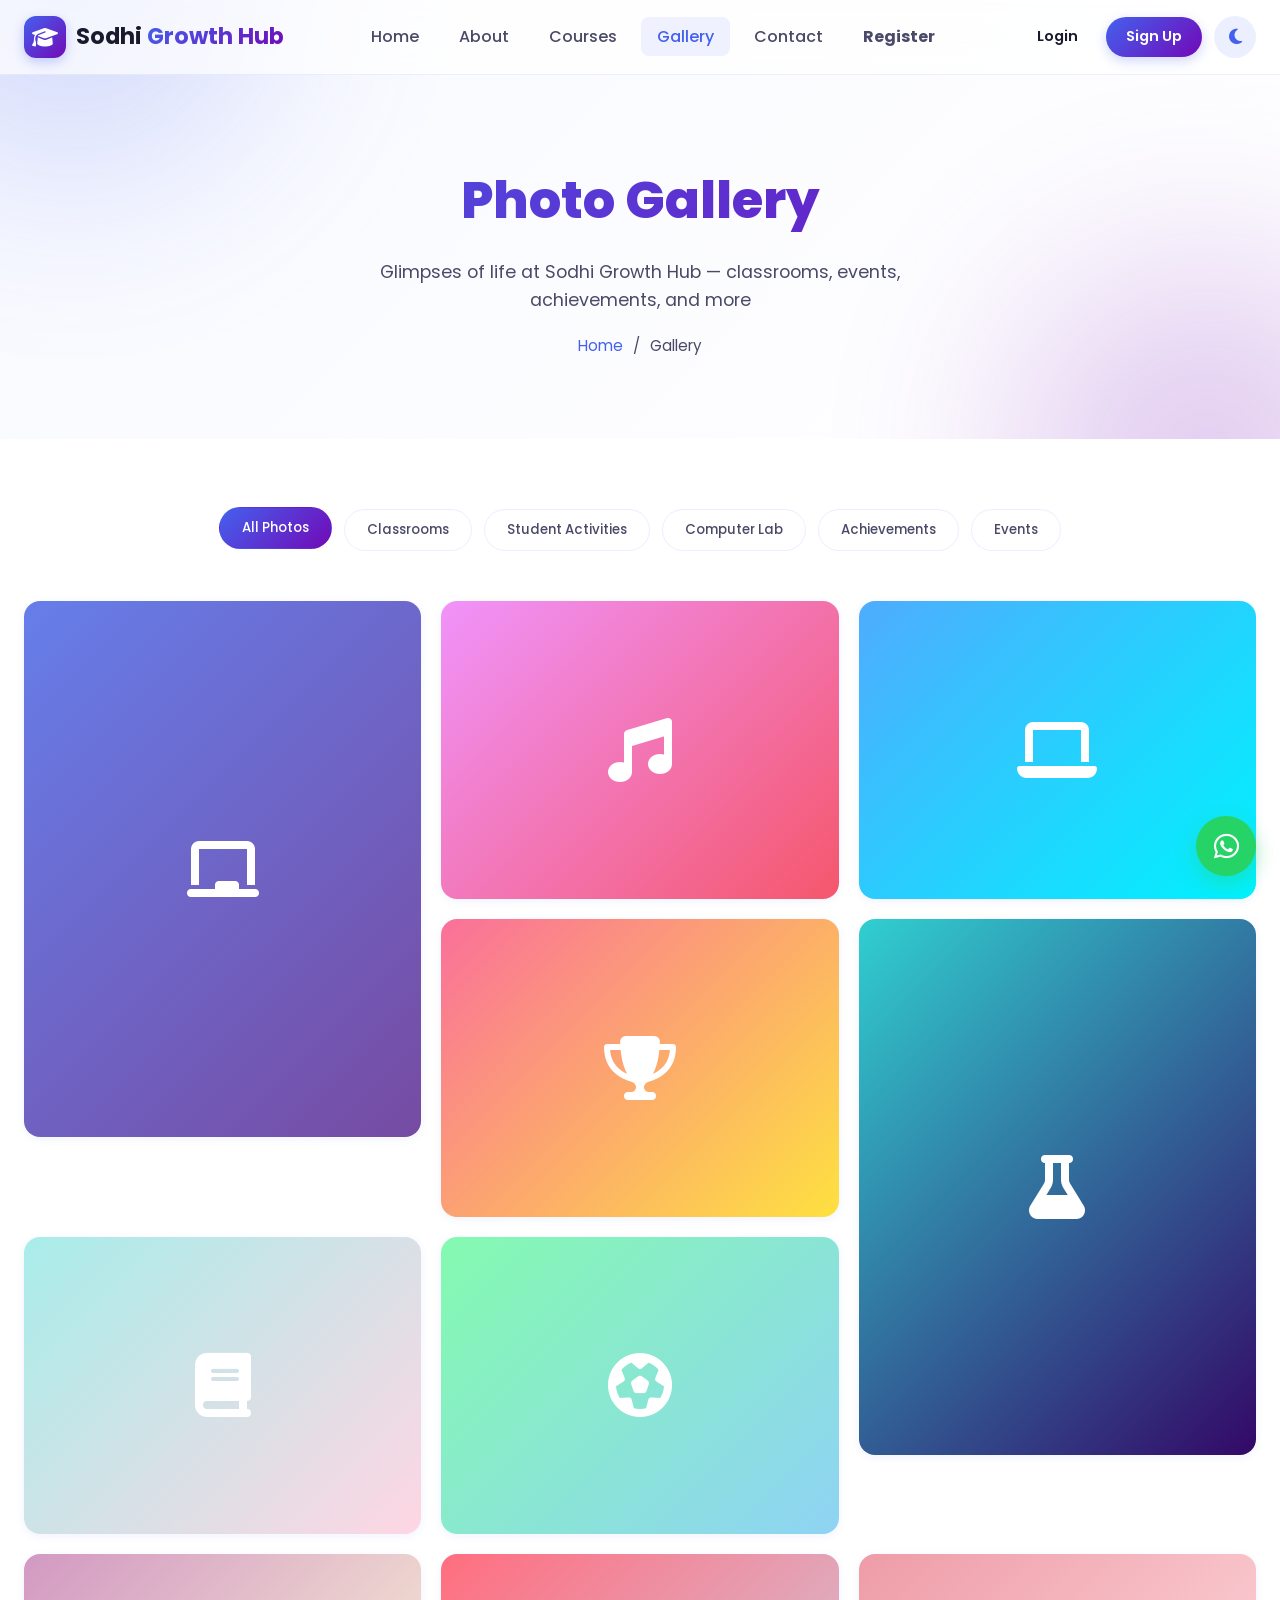
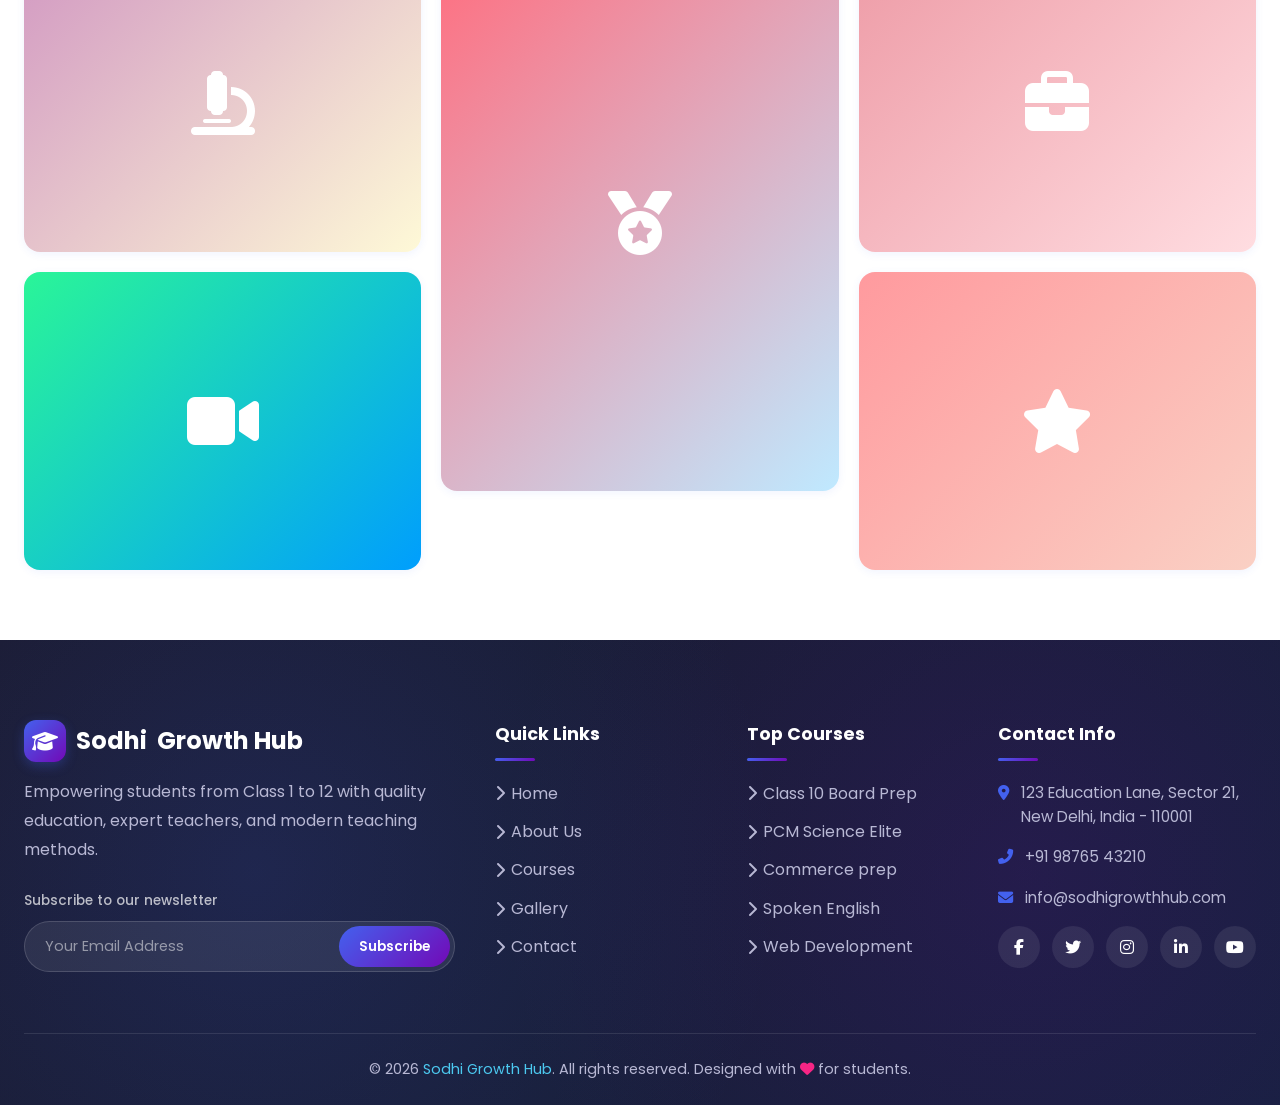
<file: pages/gallery.html>
<!DOCTYPE html>
<html lang="en">

<head>
    <meta charset="UTF-8">
    <meta name="viewport" content="width=device-width, initial-scale=1.0">
    <meta name="description"
        content="View photos of Sodhi Growth Hub - classrooms, student activities, achievements, and infrastructure.">
    <title>Gallery - Sodhi Growth Hub</title>

    <link rel="icon" type="image/svg+xml"
        href="data:image/svg+xml,%3Csvg xmlns='http://www.w3.org/2000/svg' viewBox='0 0 100 100'%3E%3Ctext y='.9em' font-size='90'%3E🎓%3C/text%3E%3C/svg%3E">

    <link rel="preconnect" href="https://fonts.googleapis.com">
    <link rel="preconnect" href="https://fonts.gstatic.com" crossorigin>
    <link href="https://fonts.googleapis.com/css2?family=Poppins:wght@300;400;500;600;700;800&display=swap"
        rel="stylesheet">

    <link rel="stylesheet" href="https://cdnjs.cloudflare.com/ajax/libs/font-awesome/6.4.0/css/all.min.css">

    <link rel="stylesheet" href="../css/style.css">
    <link rel="stylesheet" href="../css/pages.css">
</head>

<body>
    <div class="loader-wrapper">
        <div class="loader"></div>
    </div>

    <div class="scroll-progress"></div>

    <!-- Navbar -->
    <nav class="navbar">
        <div class="nav-container">
            <a href="../index.html" class="logo">
                <div class="logo-icon"><i class="fas fa-graduation-cap"></i></div>
                <div class="logo-text">Sodhi <span>Growth Hub</span></div>
            </a>

            <ul class="nav-menu">
                <li><a href="../index.html" class="nav-link">Home</a></li>
                <li><a href="about.html" class="nav-link">About</a></li>
                <li><a href="courses.html" class="nav-link">Courses</a></li>
                <li><a href="gallery.html" class="nav-link active">Gallery</a></li>
                <li><a href="contact.html" class="nav-link">Contact</a></li>
                <li><a href="register.html" class="nav-link"><strong>Register</strong></a></li>
                <li class="mobile-only"><a href="login.html" class="nav-link">Login</a></li>
                <li class="mobile-only"><a href="signup.html" class="nav-link">Sign Up</a></li>
            </ul>

            <div class="nav-actions">
                <a href="login.html" class="btn-login">Login</a>
                <a href="signup.html" class="btn-signup">Sign Up</a>
                <button class="theme-toggle" aria-label="Toggle theme">
                    <i class="fas fa-moon"></i>
                </button>
                <button class="mobile-toggle" aria-label="Toggle menu">
                    <i class="fas fa-bars"></i>
                </button>
            </div>
        </div>
    </nav>

    <!-- Page Header -->
    <section class="page-header">
        <div class="container">
            <h1>Photo Gallery</h1>
            <p>Glimpses of life at Sodhi Growth Hub — classrooms, events, achievements, and more</p>
            <div class="breadcrumb">
                <a href="../index.html">Home</a> / <span>Gallery</span>
            </div>
        </div>
    </section>

    <!-- Gallery Section -->
    <section class="gallery-page">
        <div class="container">
            <!-- Filter Tabs -->
            <div class="gallery-filters reveal">
                <button class="filter-btn active" data-gallery="all">All Photos</button>
                <button class="filter-btn" data-gallery="classroom">Classrooms</button>
                <button class="filter-btn" data-gallery="activities">Student Activities</button>
                <button class="filter-btn" data-gallery="lab">Computer Lab</button>
                <button class="filter-btn" data-gallery="achievement">Achievements</button>
                <button class="filter-btn" data-gallery="events">Events</button>
            </div>

            <!-- Gallery Grid -->
            <div class="gallery-grid" id="galleryGrid">
                <!-- Populated by JS -->
            </div>
        </div>
    </section>

    <!-- Lightbox -->
    <div class="lightbox" id="lightbox">
        <div class="lightbox-close" onclick="closeLightbox()">
            <i class="fas fa-times"></i>
        </div>
        <div class="lightbox-content" id="lightboxContent">
            <i class="fas fa-image"></i>
        </div>
        <div class="lightbox-caption" id="lightboxCaption">Image Caption</div>
    </div>

    <!-- Footer -->
    <footer class="footer">
        <div class="container">
            <div class="footer-content">
                <div class="footer-brand">
                    <h3>
                        <div class="logo-icon"><i class="fas fa-graduation-cap"></i></div>
                        Sodhi <span>Growth Hub</span>
                    </h3>
                    <p>Empowering students from Class 1 to 12 with quality education, expert teachers, and modern
                        teaching methods.</p>

                    <form class="newsletter-form" id="newsletterForm">
                        <p
                            style="font-size: 0.85rem; margin-bottom: 8px; color: rgba(255,255,255,0.7); font-weight: 500;">
                            Subscribe to our newsletter</p>
                        <div class="form-group">
                            <input type="email" class="newsletter-input" placeholder="Your Email Address" required>
                            <button type="submit" class="newsletter-btn">Subscribe</button>
                        </div>
                    </form>
                </div>

                <div class="footer-col">
                    <h4>Quick Links</h4>
                    <ul>
                        <li><a href="../index.html"><i class="fas fa-chevron-right"></i> Home</a></li>
                        <li><a href="about.html"><i class="fas fa-chevron-right"></i> About Us</a></li>
                        <li><a href="courses.html"><i class="fas fa-chevron-right"></i> Courses</a></li>
                        <li><a href="gallery.html"><i class="fas fa-chevron-right"></i> Gallery</a></li>
                        <li><a href="contact.html"><i class="fas fa-chevron-right"></i> Contact</a></li>
                    </ul>
                </div>

                <div class="footer-col">
                    <h4>Top Courses</h4>
                    <ul>
                        <li><a href="courses.html"><i class="fas fa-chevron-right"></i> Class 10 Board Prep</a></li>
                        <li><a href="courses.html"><i class="fas fa-chevron-right"></i> PCM Science Elite</a></li>
                        <li><a href="courses.html"><i class="fas fa-chevron-right"></i> Commerce prep</a></li>
                        <li><a href="courses.html"><i class="fas fa-chevron-right"></i> Spoken English</a></li>
                        <li><a href="courses.html"><i class="fas fa-chevron-right"></i> Web Development</a></li>
                    </ul>
                </div>

                <div class="footer-col">
                    <h4>Contact Info</h4>
                    <div class="footer-contact-item">
                        <i class="fas fa-map-marker-alt"></i>
                        <span>123 Education Lane, Sector 21, New Delhi, India - 110001</span>
                    </div>
                    <div class="footer-contact-item">
                        <i class="fas fa-phone-alt"></i>
                        <span>+91 98765 43210</span>
                    </div>
                    <div class="footer-contact-item">
                        <i class="fas fa-envelope"></i>
                        <span>info@sodhigrowthhub.com</span>
                    </div>

                    <div class="footer-social" style="margin-top: 15px;">
                        <a href="#" aria-label="Facebook"><i class="fab fa-facebook-f"></i></a>
                        <a href="#" aria-label="Twitter"><i class="fab fa-twitter"></i></a>
                        <a href="#" aria-label="Instagram"><i class="fab fa-instagram"></i></a>
                        <a href="#" aria-label="LinkedIn"><i class="fab fa-linkedin-in"></i></a>
                        <a href="#" aria-label="YouTube"><i class="fab fa-youtube"></i></a>
                    </div>
                </div>
            </div>

            <div class="footer-bottom">
                <p>&copy; <span id="currentYear">2026</span> <a href="#">Sodhi Growth Hub</a>. All rights reserved.
                    Designed with <i class="fas fa-heart" style="color: #f72585;"></i> for students.</p>
            </div>
        </div>
    </footer>

    <a href="https://wa.me/919876543210" target="_blank" class="whatsapp-float">
        <i class="fab fa-whatsapp"></i>
    </a>

    <button class="back-to-top">
        <i class="fas fa-arrow-up"></i>
    </button>

    <script src="../js/data.js"></script>
    <script src="../js/main.js"></script>
    <script src="../js/gallery.js"></script>
</body>

</html>
</file>
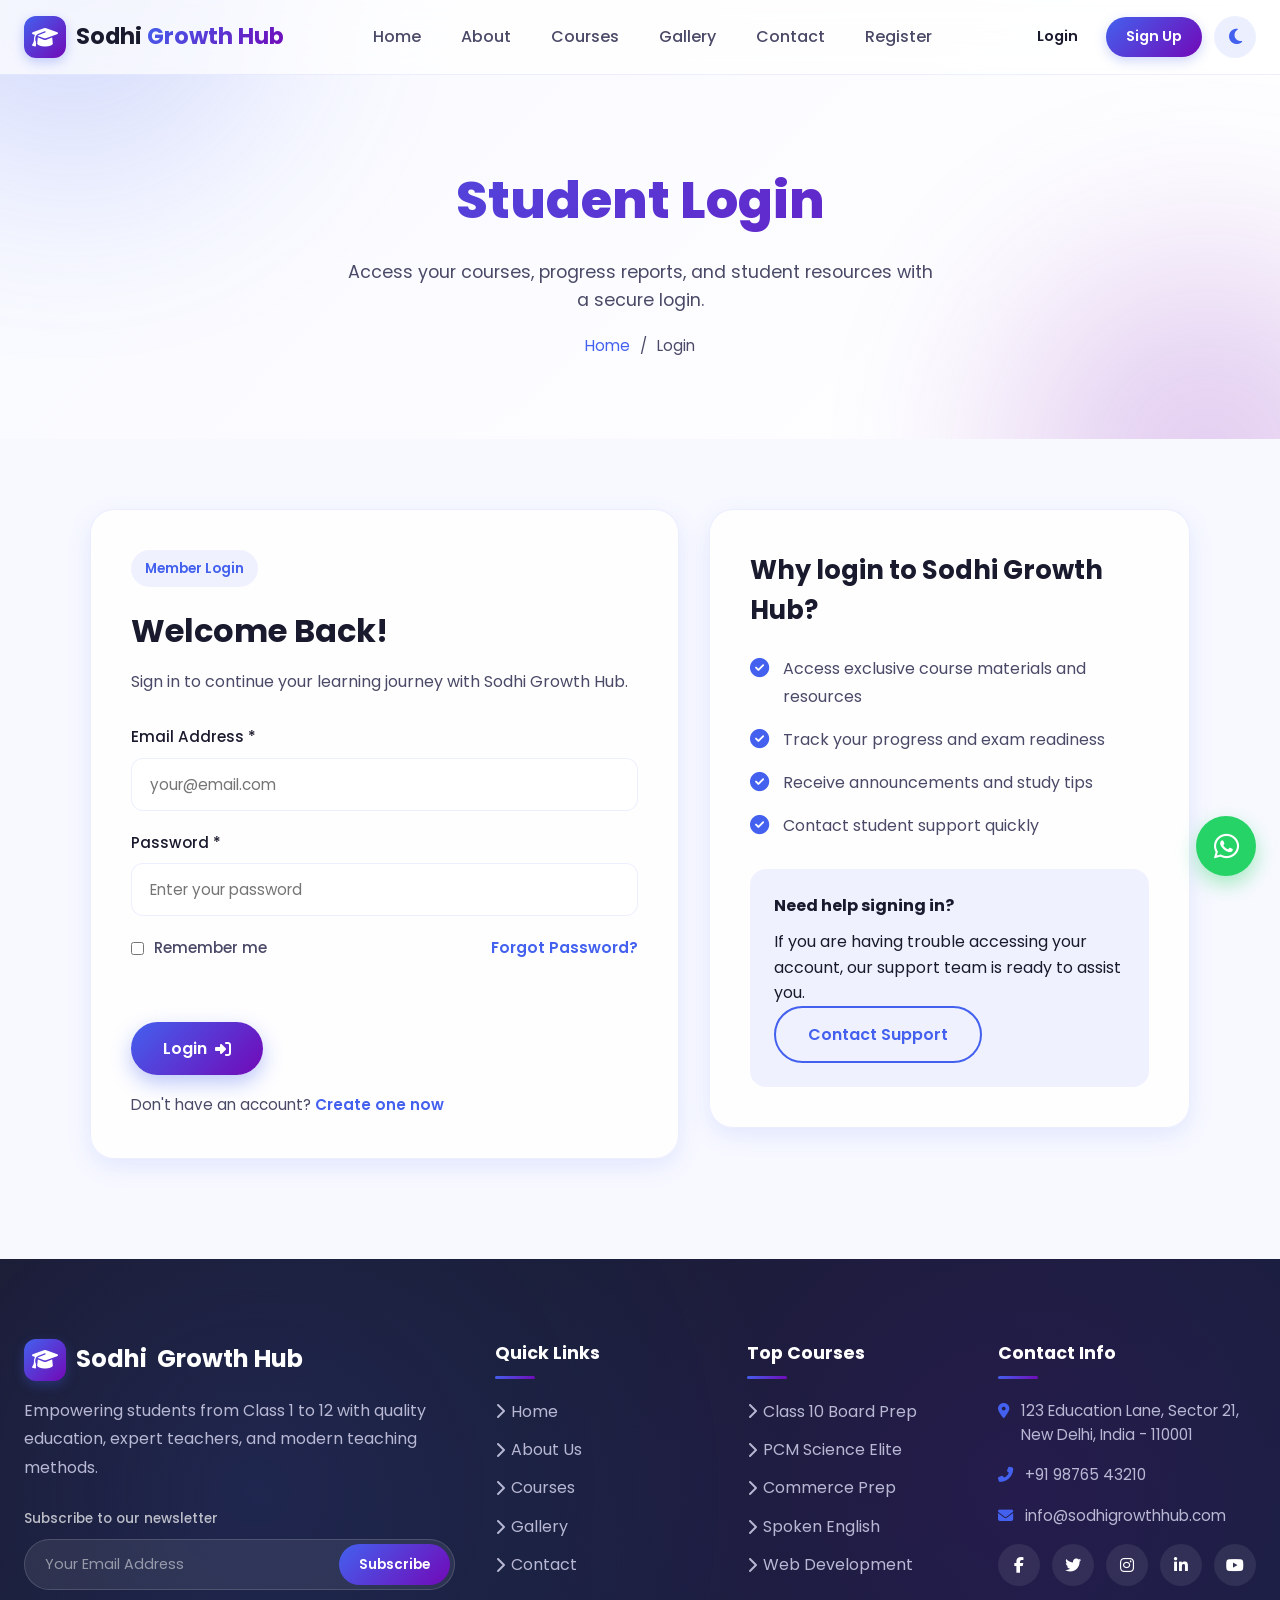
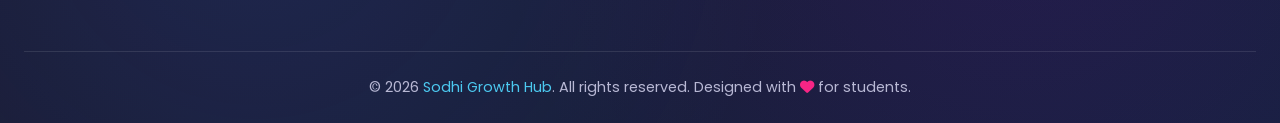
<file: pages/login.html>
<!DOCTYPE html>
<html lang="en">
<head>
    <meta charset="UTF-8">
    <meta name="viewport" content="width=device-width, initial-scale=1.0">
    <meta name="description" content="Login to Sodhi Growth Hub to access courses, resources, and student support.">
    <title>Login - Sodhi Growth Hub</title>
    
    <link rel="icon" type="image/svg+xml" href="data:image/svg+xml,%3Csvg xmlns='http://www.w3.org/2000/svg' viewBox='0 0 100 100'%3E%3Ctext y='.9em' font-size='90'%3E🎓%3C/text%3E%3C/svg%3E">
    
    <link rel="preconnect" href="https://fonts.googleapis.com">
    <link rel="preconnect" href="https://fonts.gstatic.com" crossorigin>
    <link href="https://fonts.googleapis.com/css2?family=Poppins:wght@300;400;500;600;700;800&display=swap" rel="stylesheet">
    
    <link rel="stylesheet" href="https://cdnjs.cloudflare.com/ajax/libs/font-awesome/6.4.0/css/all.min.css">
    <link rel="stylesheet" href="../css/style.css">
    <link rel="stylesheet" href="../css/pages.css">
</head>
<body>
    <div class="loader-wrapper">
        <div class="loader"></div>
    </div>
    
    <div class="scroll-progress"></div>
    
    <nav class="navbar">
        <div class="nav-container">
            <a href="../index.html" class="logo">
                <div class="logo-icon"><i class="fas fa-graduation-cap"></i></div>
                <div class="logo-text">Sodhi <span>Growth Hub</span></div>
            </a>
            
            <ul class="nav-menu">
                <li><a href="../index.html" class="nav-link">Home</a></li>
                <li><a href="about.html" class="nav-link">About</a></li>
                <li><a href="courses.html" class="nav-link">Courses</a></li>
                <li><a href="gallery.html" class="nav-link">Gallery</a></li>
                <li><a href="contact.html" class="nav-link">Contact</a></li>
                <li><a href="register.html" class="nav-link">Register</a></li>
                <li class="mobile-only"><a href="login.html" class="nav-link active">Login</a></li>
                <li class="mobile-only"><a href="signup.html" class="nav-link">Sign Up</a></li>
            </ul>
            
            <div class="nav-actions">
                <a href="login.html" class="btn-login">Login</a>
                <a href="signup.html" class="btn-signup">Sign Up</a>
                <button class="theme-toggle" aria-label="Toggle theme">
                    <i class="fas fa-moon"></i>
                </button>
                <button class="mobile-toggle" aria-label="Toggle menu">
                    <i class="fas fa-bars"></i>
                </button>
            </div>
        </div>
    </nav>
    
    <section class="page-header">
        <div class="container">
            <h1>Student Login</h1>
            <p>Access your courses, progress reports, and student resources with a secure login.</p>
            <div class="breadcrumb">
                <a href="../index.html">Home</a> / <span>Login</span>
            </div>
        </div>
    </section>
    
    <section class="login-page">
        <div class="container">
            <div class="login-wrapper">
                <div class="login-form-card glass-card">
                    <div class="login-header">
                        <span class="page-badge">Member Login</span>
                        <h2>Welcome Back!</h2>
                        <p>Sign in to continue your learning journey with Sodhi Growth Hub.</p>
                    </div>
                    
                    <form id="loginForm" novalidate>
                        <div class="form-group">
                            <label class="form-label" for="loginEmail">Email Address *</label>
                            <input type="email" id="loginEmail" class="form-control" placeholder="your@email.com" required>
                        </div>
                        
                        <div class="form-group">
                            <label class="form-label" for="loginPassword">Password *</label>
                            <input type="password" id="loginPassword" class="form-control" placeholder="Enter your password" minlength="6" required>
                        </div>
                        
                        <div class="login-actions">
                            <label class="checkbox-label">
                                <input type="checkbox" id="rememberMe">
                                Remember me
                            </label>
                            <a href="contact.html" class="forgot-link">Forgot Password?</a>
                        </div>
                        
                        <div class="form-message" id="loginFormMessage" aria-live="polite"></div>
                        
                        <button type="submit" class="btn btn-primary">
                            Login <i class="fas fa-sign-in-alt"></i>
                        </button>
                        
                        <p class="login-note">Don't have an account? <a href="signup.html">Create one now</a></p>
                    </form>
                </div>
                
                <div class="login-info-card glass-card">
                    <h3>Why login to Sodhi Growth Hub?</h3>
                    <ul class="login-benefits">
                        <li><i class="fas fa-check-circle"></i> Access exclusive course materials and resources</li>
                        <li><i class="fas fa-check-circle"></i> Track your progress and exam readiness</li>
                        <li><i class="fas fa-check-circle"></i> Receive announcements and study tips</li>
                        <li><i class="fas fa-check-circle"></i> Contact student support quickly</li>
                    </ul>
                    
                    <div class="login-hero">
                        <h4>Need help signing in?</h4>
                        <p>If you are having trouble accessing your account, our support team is ready to assist you.</p>
                        <a href="contact.html" class="btn btn-secondary">Contact Support</a>
                    </div>
                </div>
            </div>
        </div>
    </section>
    
    <footer class="footer">
        <div class="container">
            <div class="footer-content">
                <div class="footer-brand">
                    <h3>
                        <div class="logo-icon"><i class="fas fa-graduation-cap"></i></div>
                        Sodhi <span>Growth Hub</span>
                    </h3>
                    <p>Empowering students from Class 1 to 12 with quality education, expert teachers, and modern teaching methods.</p>
                    
                    <form class="newsletter-form" id="newsletterForm">
                        <p style="font-size: 0.85rem; margin-bottom: 8px; color: rgba(255,255,255,0.7); font-weight: 500;">Subscribe to our newsletter</p>
                        <div class="form-group">
                            <input type="email" class="newsletter-input" placeholder="Your Email Address" required>
                            <button type="submit" class="newsletter-btn">Subscribe</button>
                        </div>
                    </form>
                </div>
                
                <div class="footer-col">
                    <h4>Quick Links</h4>
                    <ul>
                        <li><a href="../index.html"><i class="fas fa-chevron-right"></i> Home</a></li>
                        <li><a href="about.html"><i class="fas fa-chevron-right"></i> About Us</a></li>
                        <li><a href="courses.html"><i class="fas fa-chevron-right"></i> Courses</a></li>
                        <li><a href="gallery.html"><i class="fas fa-chevron-right"></i> Gallery</a></li>
                        <li><a href="contact.html"><i class="fas fa-chevron-right"></i> Contact</a></li>
                    </ul>
                </div>
                
                <div class="footer-col">
                    <h4>Top Courses</h4>
                    <ul>
                        <li><a href="courses.html"><i class="fas fa-chevron-right"></i> Class 10 Board Prep</a></li>
                        <li><a href="courses.html"><i class="fas fa-chevron-right"></i> PCM Science Elite</a></li>
                        <li><a href="courses.html"><i class="fas fa-chevron-right"></i> Commerce Prep</a></li>
                        <li><a href="courses.html"><i class="fas fa-chevron-right"></i> Spoken English</a></li>
                        <li><a href="courses.html"><i class="fas fa-chevron-right"></i> Web Development</a></li>
                    </ul>
                </div>
                
                <div class="footer-col">
                    <h4>Contact Info</h4>
                    <div class="footer-contact-item">
                        <i class="fas fa-map-marker-alt"></i>
                        <span>123 Education Lane, Sector 21, New Delhi, India - 110001</span>
                    </div>
                    <div class="footer-contact-item">
                        <i class="fas fa-phone-alt"></i>
                        <span>+91 98765 43210</span>
                    </div>
                    <div class="footer-contact-item">
                        <i class="fas fa-envelope"></i>
                        <span>info@sodhigrowthhub.com</span>
                    </div>
                    
                    <div class="footer-social" style="margin-top: 15px;">
                        <a href="#" aria-label="Facebook"><i class="fab fa-facebook-f"></i></a>
                        <a href="#" aria-label="Twitter"><i class="fab fa-twitter"></i></a>
                        <a href="#" aria-label="Instagram"><i class="fab fa-instagram"></i></a>
                        <a href="#" aria-label="LinkedIn"><i class="fab fa-linkedin-in"></i></a>
                        <a href="#" aria-label="YouTube"><i class="fab fa-youtube"></i></a>
                    </div>
                </div>
            </div>
            
            <div class="footer-bottom">
                <p>&copy; <span id="currentYear">2026</span> <a href="#">Sodhi Growth Hub</a>. All rights reserved. Designed with <i class="fas fa-heart" style="color: #f72585;"></i> for students.</p>
            </div>
        </div>
    </footer>
    
    <a href="https://wa.me/919876543210" target="_blank" class="whatsapp-float">
        <i class="fab fa-whatsapp"></i>
    </a>
    
    <button class="back-to-top">
        <i class="fas fa-arrow-up"></i>
    </button>
    
    <script src="../js/main.js"></script>
</body>
</html>
</file>
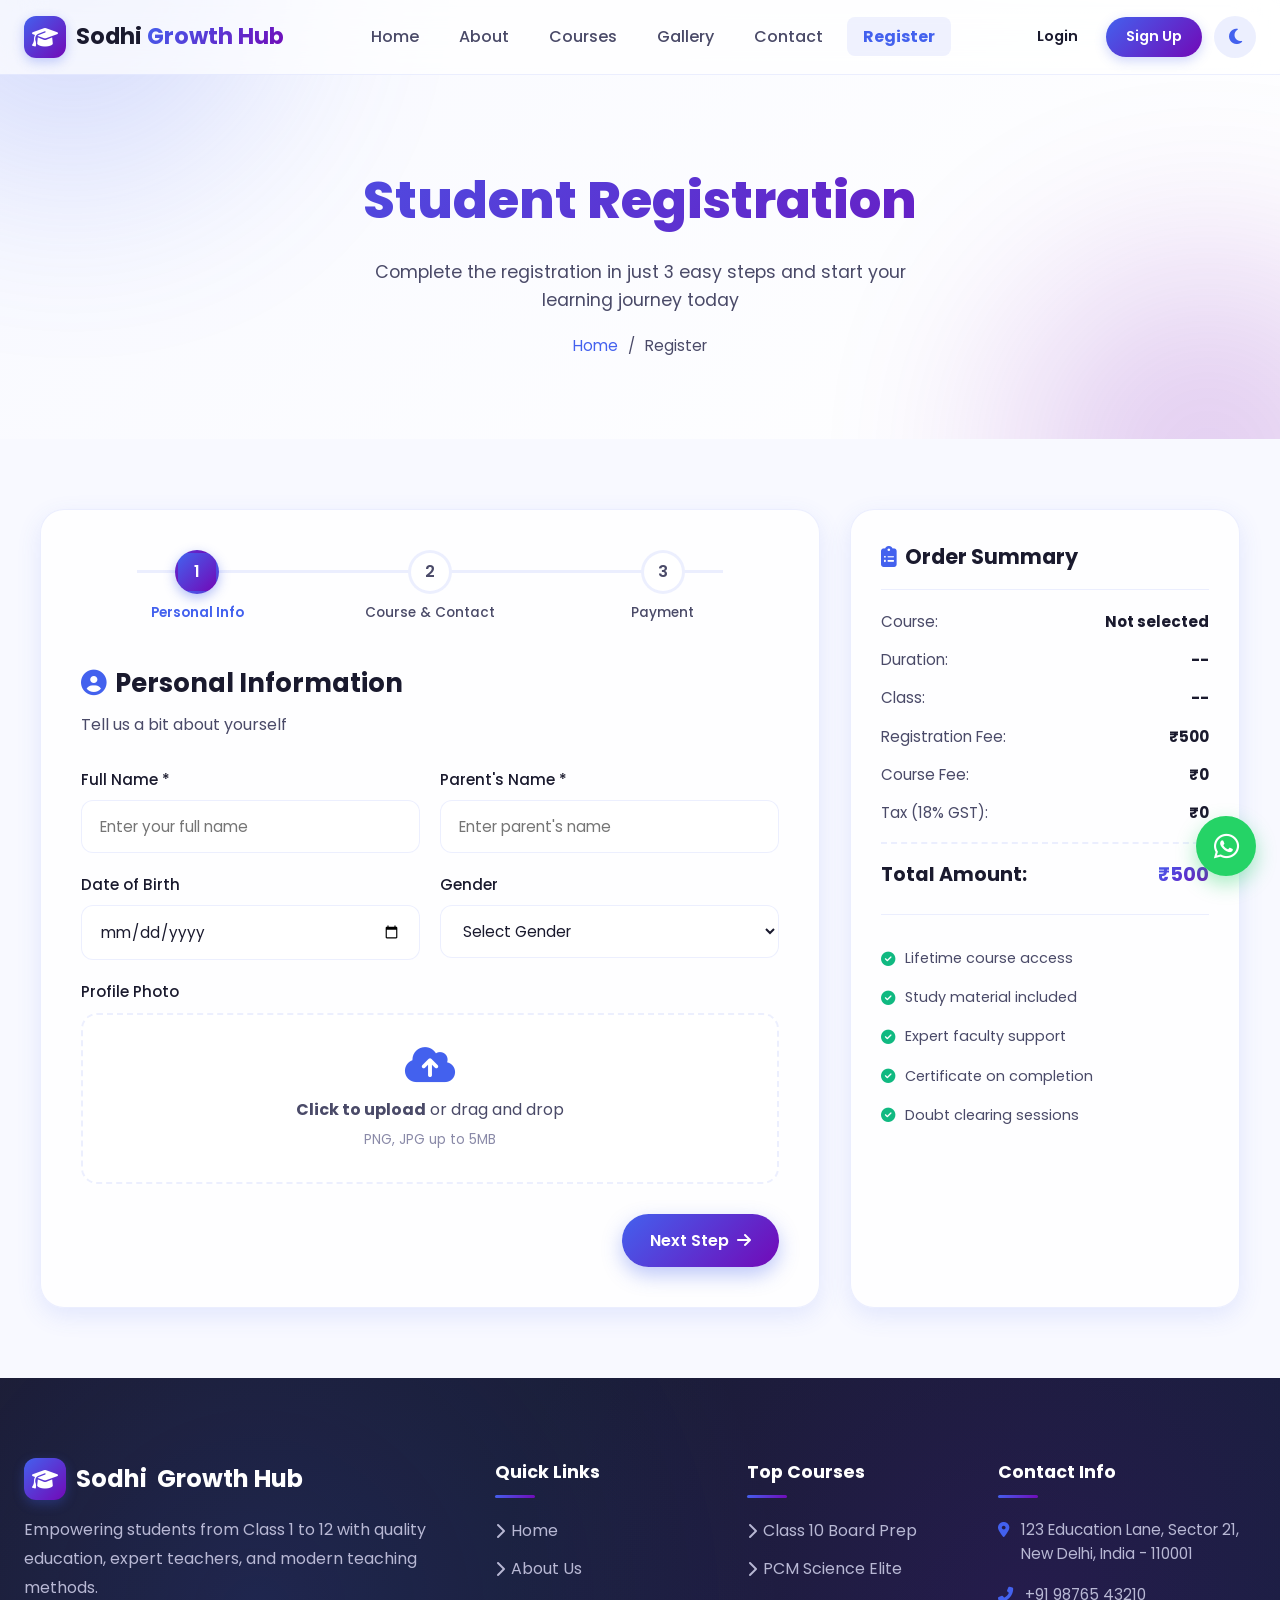
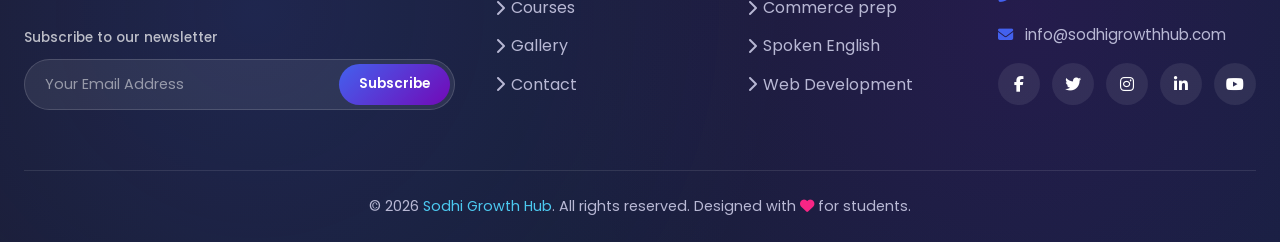
<file: pages/register.html>
<!DOCTYPE html>
<html lang="en">
<head>
    <meta charset="UTF-8">
    <meta name="viewport" content="width=device-width, initial-scale=1.0">
    <meta name="description" content="Register at Sodhi Growth Hub. Easy multi-step registration with secure payment options.">
    <title>Register - Sodhi Growth Hub</title>
    
    <link rel="icon" type="image/svg+xml" href="data:image/svg+xml,%3Csvg xmlns='http://www.w3.org/2000/svg' viewBox='0 0 100 100'%3E%3Ctext y='.9em' font-size='90'%3E🎓%3C/text%3E%3C/svg%3E">
    
    <link rel="preconnect" href="https://fonts.googleapis.com">
    <link rel="preconnect" href="https://fonts.gstatic.com" crossorigin>
    <link href="https://fonts.googleapis.com/css2?family=Poppins:wght@300;400;500;600;700;800&display=swap" rel="stylesheet">
    
    <link rel="stylesheet" href="https://cdnjs.cloudflare.com/ajax/libs/font-awesome/6.4.0/css/all.min.css">
    
    <link rel="stylesheet" href="../css/style.css">
    <link rel="stylesheet" href="../css/pages.css">
</head>
<body>
    <div class="loader-wrapper">
        <div class="loader"></div>
    </div>
    
    <div class="scroll-progress"></div>
    
    <!-- Navbar -->
    <nav class="navbar">
        <div class="nav-container">
            <a href="../index.html" class="logo">
                <div class="logo-icon"><i class="fas fa-graduation-cap"></i></div>
                <div class="logo-text">Sodhi <span>Growth Hub</span></div>
            </a>
            
            <ul class="nav-menu">
                <li><a href="../index.html" class="nav-link">Home</a></li>
                <li><a href="about.html" class="nav-link">About</a></li>
                <li><a href="courses.html" class="nav-link">Courses</a></li>
                <li><a href="gallery.html" class="nav-link">Gallery</a></li>
                <li><a href="contact.html" class="nav-link">Contact</a></li>
                <li><a href="register.html" class="nav-link active"><strong>Register</strong></a></li>
                <li class="mobile-only"><a href="login.html" class="nav-link">Login</a></li>
                <li class="mobile-only"><a href="signup.html" class="nav-link">Sign Up</a></li>
            </ul>
            
            <div class="nav-actions">
                <a href="login.html" class="btn-login">Login</a>
                <a href="signup.html" class="btn-signup">Sign Up</a>
                <button class="theme-toggle" aria-label="Toggle theme">
                    <i class="fas fa-moon"></i>
                </button>
                <button class="mobile-toggle" aria-label="Toggle menu">
                    <i class="fas fa-bars"></i>
                </button>
            </div>
        </div>
    </nav>
    
    <!-- Page Header -->
    <section class="page-header">
        <div class="container">
            <h1>Student Registration</h1>
            <p>Complete the registration in just 3 easy steps and start your learning journey today</p>
            <div class="breadcrumb">
                <a href="../index.html">Home</a> / <span>Register</span>
            </div>
        </div>
    </section>
    
    <!-- Register Form -->
    <section class="register-page">
        <div class="container">
            <div class="register-wrapper">
                <!-- Form Section -->
                <div class="register-form-card">
                    <!-- Step Indicators -->
                    <div class="step-indicators" id="stepIndicators" data-step="1">
                        <div class="step-indicator active" data-step="1">
                            <div class="step-circle">1</div>
                            <span class="step-label">Personal Info</span>
                        </div>
                        <div class="step-indicator" data-step="2">
                            <div class="step-circle">2</div>
                            <span class="step-label">Course & Contact</span>
                        </div>
                        <div class="step-indicator" data-step="3">
                            <div class="step-circle">3</div>
                            <span class="step-label">Payment</span>
                        </div>
                    </div>
                    
                    <form id="registerForm" novalidate>
                        <!-- Step 1: Personal Information -->
                        <div class="form-step active" data-step="1">
                            <div class="step-header">
                                <h2><i class="fas fa-user-circle" style="color: var(--primary-blue); margin-right: 8px;"></i>Personal Information</h2>
                                <p>Tell us a bit about yourself</p>
                            </div>
                            
                            <div class="form-row">
                                <div class="form-group">
                                    <label class="form-label">Full Name *</label>
                                    <input type="text" class="form-control" id="fullName" placeholder="Enter your full name" required>
                                </div>
                                <div class="form-group">
                                    <label class="form-label">Parent's Name *</label>
                                    <input type="text" class="form-control" id="parentName" placeholder="Enter parent's name" required>
                                </div>
                            </div>
                            
                            <div class="form-row">
                                <div class="form-group">
                                    <label class="form-label">Date of Birth</label>
                                    <input type="date" class="form-control" id="dob">
                                </div>
                                <div class="form-group">
                                    <label class="form-label">Gender</label>
                                    <select class="form-control" id="gender">
                                        <option value="">Select Gender</option>
                                        <option value="male">Male</option>
                                        <option value="female">Female</option>
                                        <option value="other">Other</option>
                                    </select>
                                </div>
                            </div>
                            
                            <div class="form-group">
                                <label class="form-label">Profile Photo</label>
                                <div class="photo-upload" id="photoUpload">
                                    <input type="file" id="photoInput" accept="image/*" style="display: none;">
                                    <i class="fas fa-cloud-upload-alt"></i>
                                    <p><strong>Click to upload</strong> or drag and drop</p>
                                    <small>PNG, JPG up to 5MB</small>
                                </div>
                            </div>
                            
                            <div class="form-nav">
                                <div></div>
                                <button type="button" class="btn btn-primary" id="next1">
                                    Next Step <i class="fas fa-arrow-right"></i>
                                </button>
                            </div>
                        </div>
                        
                        <!-- Step 2: Course Selection & Contact -->
                        <div class="form-step" data-step="2">
                            <div class="step-header">
                                <h2><i class="fas fa-book" style="color: var(--primary-blue); margin-right: 8px;"></i>Course & Contact Details</h2>
                                <p>Choose your course and provide contact information</p>
                            </div>
                            
                            <div class="form-row">
                                <div class="form-group">
                                    <label class="form-label">Phone Number *</label>
                                    <input type="tel" class="form-control" id="phone" placeholder="+91 98765 43210" required>
                                </div>
                                <div class="form-group">
                                    <label class="form-label">Email Address *</label>
                                    <input type="email" class="form-control" id="email" placeholder="your@email.com" required>
                                </div>
                            </div>
                            
                            <div class="form-row">
                                <div class="form-group">
                                    <label class="form-label">Class / Grade *</label>
                                    <select class="form-control" id="studentClass" required>
                                        <option value="">Select Class</option>
                                        <option value="1">Class 1</option>
                                        <option value="2">Class 2</option>
                                        <option value="3">Class 3</option>
                                        <option value="4">Class 4</option>
                                        <option value="5">Class 5</option>
                                        <option value="6">Class 6</option>
                                        <option value="7">Class 7</option>
                                        <option value="8">Class 8</option>
                                        <option value="9">Class 9</option>
                                        <option value="10">Class 10</option>
                                        <option value="11">Class 11</option>
                                        <option value="12">Class 12</option>
                                        <option value="other">Other</option>
                                    </select>
                                </div>
                                <div class="form-group">
                                    <label class="form-label">Course Selection *</label>
                                    <select class="form-control" id="courseSelect" required>
                                        <option value="">Select a Course</option>
                                    </select>
                                </div>
                            </div>
                            
                            <div class="form-group">
                                <label class="form-label">Address *</label>
                                <textarea class="form-control" id="address" placeholder="Enter your complete address" required></textarea>
                            </div>
                            
                            <div class="form-nav">
                                <button type="button" class="btn btn-secondary" id="back2">
                                    <i class="fas fa-arrow-left"></i> Previous
                                </button>
                                <button type="button" class="btn btn-primary" id="next2">
                                    Next Step <i class="fas fa-arrow-right"></i>
                                </button>
                            </div>
                        </div>
                        
                        <!-- Step 3: Payment -->
                        <div class="form-step" data-step="3">
                            <div class="step-header">
                                <h2><i class="fas fa-credit-card" style="color: var(--primary-blue); margin-right: 8px;"></i>Payment Method</h2>
                                <p>Choose your preferred payment method (UI only - demo)</p>
                            </div>
                            
                            <div class="payment-methods">
                                <div class="payment-option selected" data-method="upi">
                                    <i class="fas fa-mobile-alt"></i>
                                    <p>UPI</p>
                                </div>
                                <div class="payment-option" data-method="card">
                                    <i class="fas fa-credit-card"></i>
                                    <p>Card</p>
                                </div>
                                <div class="payment-option" data-method="netbank">
                                    <i class="fas fa-university"></i>
                                    <p>Net Banking</p>
                                </div>
                            </div>
                            
                            <!-- UPI Form -->
                            <div class="payment-card-form active" id="upiForm">
                                <div class="form-group">
                                    <label class="form-label">UPI ID</label>
                                    <input type="text" class="form-control" placeholder="yourname@upi">
                                </div>
                                <p style="color: var(--text-secondary); font-size: 0.9rem;">
                                    <i class="fas fa-info-circle"></i> A payment request will be sent to your UPI app
                                </p>
                            </div>
                            
                            <!-- Card Form -->
                            <div class="payment-card-form" id="cardForm">
                                <div class="form-group">
                                    <label class="form-label">Card Number</label>
                                    <input type="text" class="form-control" placeholder="1234 5678 9012 3456" maxlength="19">
                                </div>
                                <div class="form-row">
                                    <div class="form-group">
                                        <label class="form-label">Expiry Date</label>
                                        <input type="text" class="form-control" placeholder="MM/YY" maxlength="5">
                                    </div>
                                    <div class="form-group">
                                        <label class="form-label">CVV</label>
                                        <input type="password" class="form-control" placeholder="123" maxlength="3">
                                    </div>
                                </div>
                                <div class="form-group">
                                    <label class="form-label">Cardholder Name</label>
                                    <input type="text" class="form-control" placeholder="Name on Card">
                                </div>
                            </div>
                            
                            <!-- Net Banking -->
                            <div class="payment-card-form" id="netbankForm">
                                <div class="form-group">
                                    <label class="form-label">Select Your Bank</label>
                                    <select class="form-control">
                                        <option>State Bank of India</option>
                                        <option>HDFC Bank</option>
                                        <option>ICICI Bank</option>
                                        <option>Axis Bank</option>
                                        <option>Punjab National Bank</option>
                                        <option>Other Banks</option>
                                    </select>
                                </div>
                                <p style="color: var(--text-secondary); font-size: 0.9rem;">
                                    <i class="fas fa-info-circle"></i> You will be redirected to your bank's portal
                                </p>
                            </div>
                            
                            <div style="margin-top: 24px; padding: 16px; background: rgba(67, 97, 238, 0.05); border-radius: 12px; display: flex; align-items: flex-start; gap: 12px;">
                                <i class="fas fa-shield-alt" style="color: var(--primary-blue); font-size: 1.5rem; margin-top: 2px;"></i>
                                <div>
                                    <strong>100% Secure Payment</strong>
                                    <p style="color: var(--text-secondary); font-size: 0.9rem; margin: 4px 0 0;">Your payment information is encrypted and secure. This is a demo payment interface only.</p>
                                </div>
                            </div>
                            
                            <div class="form-nav">
                                <button type="button" class="btn btn-secondary" id="back3">
                                    <i class="fas fa-arrow-left"></i> Previous
                                </button>
                                <button type="submit" class="btn btn-primary" id="submitBtn">
                                    Complete Registration <i class="fas fa-check"></i>
                                </button>
                            </div>
                        </div>
                    </form>
                </div>
                
                <!-- Course Summary -->
                <div class="summary-card">
                    <h3><i class="fas fa-clipboard-list" style="color: var(--primary-blue); margin-right: 8px;"></i>Order Summary</h3>
                    
                    <div id="summaryDetails">
                        <div class="summary-row">
                            <span>Course:</span>
                            <strong id="summaryCourse">Not selected</strong>
                        </div>
                        <div class="summary-row">
                            <span>Duration:</span>
                            <strong id="summaryDuration">--</strong>
                        </div>
                        <div class="summary-row">
                            <span>Class:</span>
                            <strong id="summaryClass">--</strong>
                        </div>
                        <div class="summary-row">
                            <span>Registration Fee:</span>
                            <strong>₹500</strong>
                        </div>
                        <div class="summary-row">
                            <span>Course Fee:</span>
                            <strong id="summaryFee">₹0</strong>
                        </div>
                        <div class="summary-row">
                            <span>Tax (18% GST):</span>
                            <strong id="summaryTax">₹0</strong>
                        </div>
                    </div>
                    
                    <div class="summary-total">
                        <span>Total Amount:</span>
                        <span class="amount" id="summaryTotal">₹500</span>
                    </div>
                    
                    <ul class="summary-features">
                        <li><i class="fas fa-check-circle"></i> Lifetime course access</li>
                        <li><i class="fas fa-check-circle"></i> Study material included</li>
                        <li><i class="fas fa-check-circle"></i> Expert faculty support</li>
                        <li><i class="fas fa-check-circle"></i> Certificate on completion</li>
                        <li><i class="fas fa-check-circle"></i> Doubt clearing sessions</li>
                    </ul>
                </div>
            </div>
        </div>
    </section>
    
    <!-- Success Popup -->
    <div class="success-popup" id="successPopup">
        <div class="popup-content">
            <div class="success-check">
                <i class="fas fa-check"></i>
            </div>
            <h2>Registration Successful!</h2>
            <p>Welcome to Sodhi Growth Hub! 🎉<br>We've received your registration. Our team will contact you within 24 hours with further details.</p>
            <a href="../index.html" class="btn btn-primary">
                Back to Home <i class="fas fa-home"></i>
            </a>
        </div>
    </div>
    
    <!-- Footer -->
    <footer class="footer">
        <div class="container">
            <div class="footer-content">
                <div class="footer-brand">
                    <h3>
                        <div class="logo-icon"><i class="fas fa-graduation-cap"></i></div>
                        Sodhi <span>Growth Hub</span>
                    </h3>
                    <p>Empowering students from Class 1 to 12 with quality education, expert teachers, and modern teaching methods.</p>
                    
                    <form class="newsletter-form" id="newsletterForm">
                        <p style="font-size: 0.85rem; margin-bottom: 8px; color: rgba(255,255,255,0.7); font-weight: 500;">Subscribe to our newsletter</p>
                        <div class="form-group">
                            <input type="email" class="newsletter-input" placeholder="Your Email Address" required>
                            <button type="submit" class="newsletter-btn">Subscribe</button>
                        </div>
                    </form>
                </div>
                
                <div class="footer-col">
                    <h4>Quick Links</h4>
                    <ul>
                        <li><a href="../index.html"><i class="fas fa-chevron-right"></i> Home</a></li>
                        <li><a href="about.html"><i class="fas fa-chevron-right"></i> About Us</a></li>
                        <li><a href="courses.html"><i class="fas fa-chevron-right"></i> Courses</a></li>
                        <li><a href="gallery.html"><i class="fas fa-chevron-right"></i> Gallery</a></li>
                        <li><a href="contact.html"><i class="fas fa-chevron-right"></i> Contact</a></li>
                    </ul>
                </div>
                
                <div class="footer-col">
                    <h4>Top Courses</h4>
                    <ul>
                        <li><a href="courses.html"><i class="fas fa-chevron-right"></i> Class 10 Board Prep</a></li>
                        <li><a href="courses.html"><i class="fas fa-chevron-right"></i> PCM Science Elite</a></li>
                        <li><a href="courses.html"><i class="fas fa-chevron-right"></i> Commerce prep</a></li>
                        <li><a href="courses.html"><i class="fas fa-chevron-right"></i> Spoken English</a></li>
                        <li><a href="courses.html"><i class="fas fa-chevron-right"></i> Web Development</a></li>
                    </ul>
                </div>
                
                <div class="footer-col">
                    <h4>Contact Info</h4>
                    <div class="footer-contact-item">
                        <i class="fas fa-map-marker-alt"></i>
                        <span>123 Education Lane, Sector 21, New Delhi, India - 110001</span>
                    </div>
                    <div class="footer-contact-item">
                        <i class="fas fa-phone-alt"></i>
                        <span>+91 98765 43210</span>
                    </div>
                    <div class="footer-contact-item">
                        <i class="fas fa-envelope"></i>
                        <span>info@sodhigrowthhub.com</span>
                    </div>
                    
                    <div class="footer-social" style="margin-top: 15px;">
                        <a href="#" aria-label="Facebook"><i class="fab fa-facebook-f"></i></a>
                        <a href="#" aria-label="Twitter"><i class="fab fa-twitter"></i></a>
                        <a href="#" aria-label="Instagram"><i class="fab fa-instagram"></i></a>
                        <a href="#" aria-label="LinkedIn"><i class="fab fa-linkedin-in"></i></a>
                        <a href="#" aria-label="YouTube"><i class="fab fa-youtube"></i></a>
                    </div>
                </div>
            </div>
            
            <div class="footer-bottom">
                <p>&copy; <span id="currentYear">2026</span> <a href="#">Sodhi Growth Hub</a>. All rights reserved. Designed with <i class="fas fa-heart" style="color: #f72585;"></i> for students.</p>
            </div>
        </div>
    </footer>
    
    <a href="https://wa.me/919876543210" target="_blank" class="whatsapp-float">
        <i class="fab fa-whatsapp"></i>
    </a>
    
    <button class="back-to-top">
        <i class="fas fa-arrow-up"></i>
    </button>
    
    <script src="../js/data.js"></script>
    <script src="../js/main.js"></script>
    <script src="../js/register.js"></script>
</body>
</html>
</file>
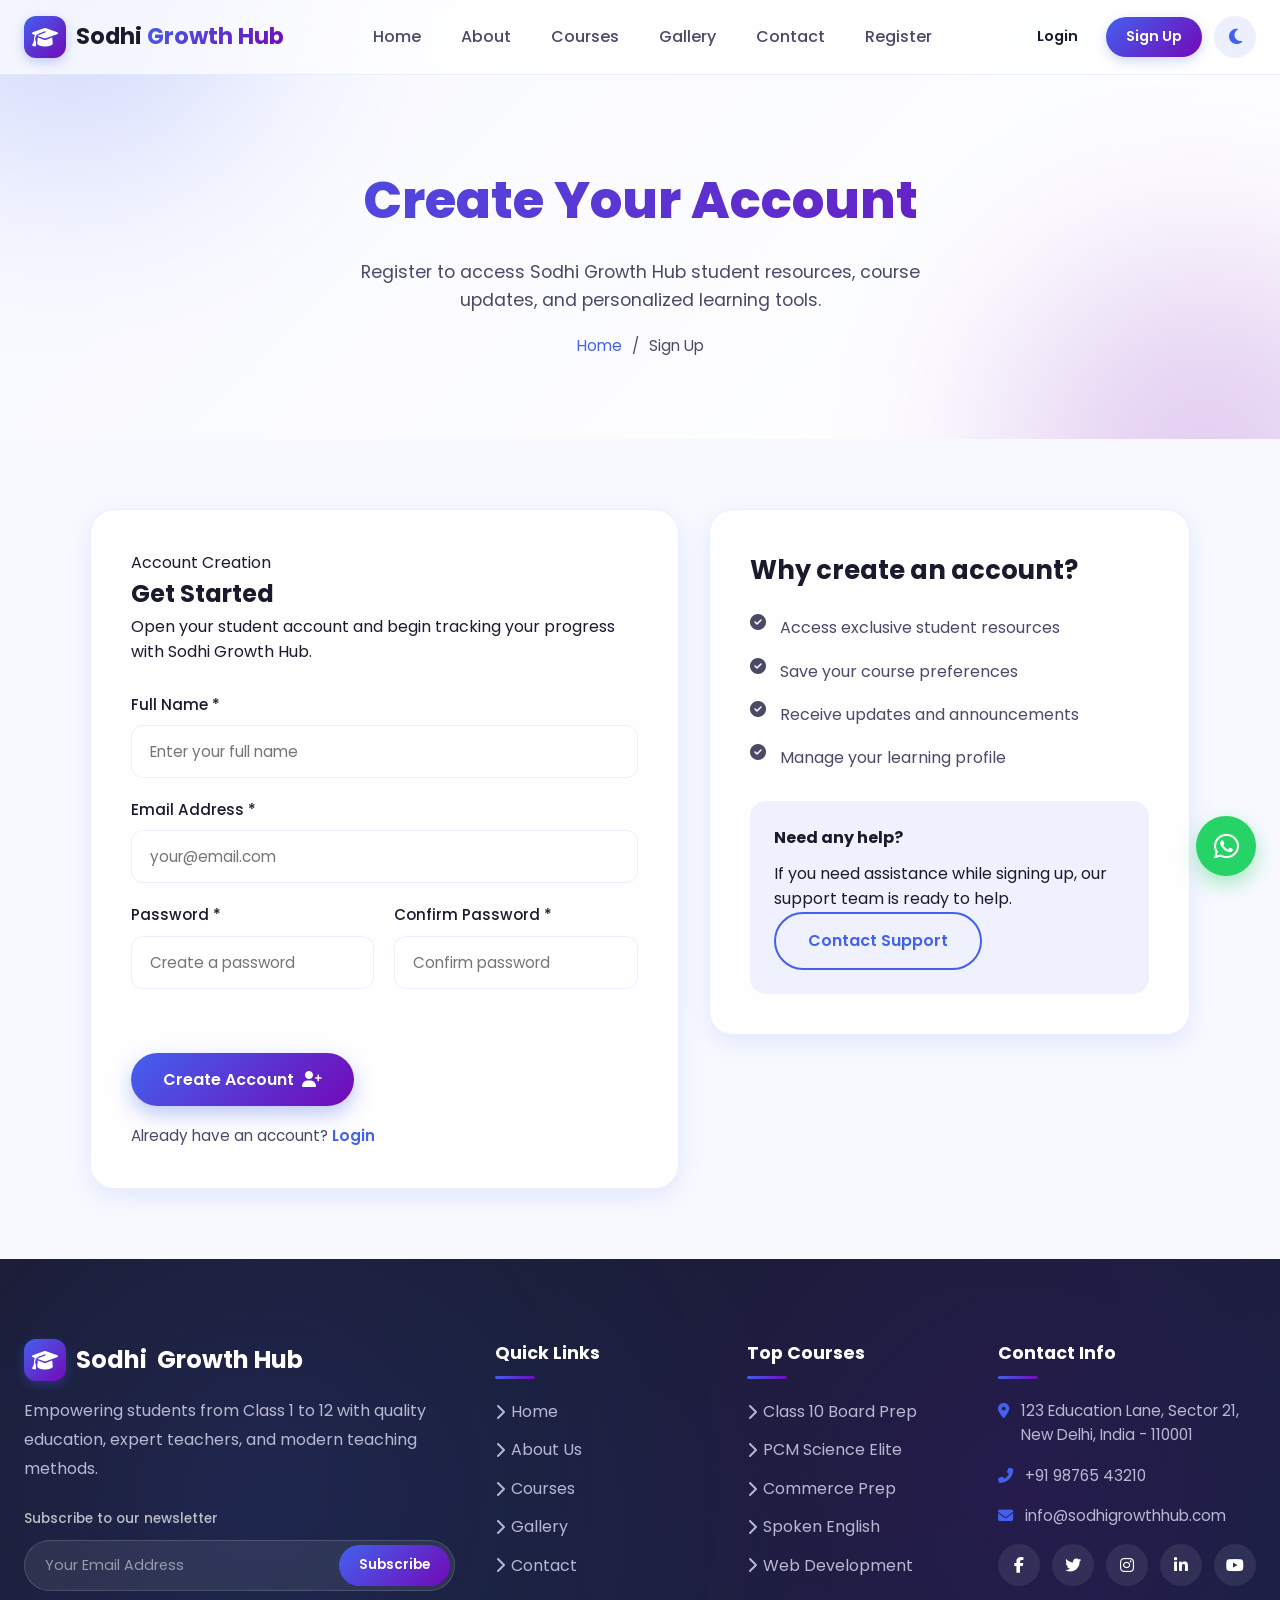
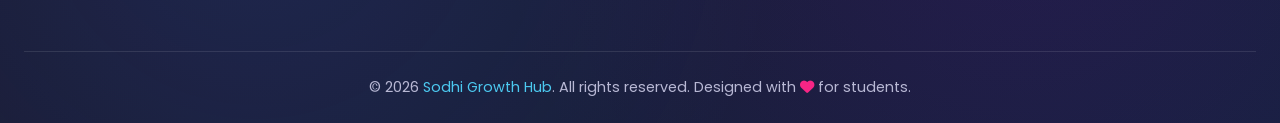
<file: pages/signup.html>
<!DOCTYPE html>
<html lang="en">
<head>
    <meta charset="UTF-8">
    <meta name="viewport" content="width=device-width, initial-scale=1.0">
    <meta name="description" content="Create your Sodhi Growth Hub account to access student resources and personalized services.">
    <title>Sign Up - Sodhi Growth Hub</title>
    
    <link rel="icon" type="image/svg+xml" href="data:image/svg+xml,%3Csvg xmlns='http://www.w3.org/2000/svg' viewBox='0 0 100 100'%3E%3Ctext y='.9em' font-size='90'%3E🎓%3C/text%3E%3C/svg%3E">
    
    <link rel="preconnect" href="https://fonts.googleapis.com">
    <link rel="preconnect" href="https://fonts.gstatic.com" crossorigin>
    <link href="https://fonts.googleapis.com/css2?family=Poppins:wght@300;400;500;600;700;800&display=swap" rel="stylesheet">
    
    <link rel="stylesheet" href="https://cdnjs.cloudflare.com/ajax/libs/font-awesome/6.4.0/css/all.min.css">
    <link rel="stylesheet" href="../css/style.css">
    <link rel="stylesheet" href="../css/pages.css">
</head>
<body>
    <div class="loader-wrapper">
        <div class="loader"></div>
    </div>
    
    <div class="scroll-progress"></div>
    
    <nav class="navbar">
        <div class="nav-container">
            <a href="../index.html" class="logo">
                <div class="logo-icon"><i class="fas fa-graduation-cap"></i></div>
                <div class="logo-text">Sodhi <span>Growth Hub</span></div>
            </a>
            
            <ul class="nav-menu">
                <li><a href="../index.html" class="nav-link">Home</a></li>
                <li><a href="about.html" class="nav-link">About</a></li>
                <li><a href="courses.html" class="nav-link">Courses</a></li>
                <li><a href="gallery.html" class="nav-link">Gallery</a></li>
                <li><a href="contact.html" class="nav-link">Contact</a></li>
                <li><a href="register.html" class="nav-link">Register</a></li>
                <li class="mobile-only"><a href="login.html" class="nav-link">Login</a></li>
                <li class="mobile-only"><a href="signup.html" class="nav-link active">Sign Up</a></li>
            </ul>
            
            <div class="nav-actions">
                <a href="login.html" class="btn-login">Login</a>
                <a href="signup.html" class="btn-signup">Sign Up</a>
                <button class="theme-toggle" aria-label="Toggle theme">
                    <i class="fas fa-moon"></i>
                </button>
                <button class="mobile-toggle" aria-label="Toggle menu">
                    <i class="fas fa-bars"></i>
                </button>
            </div>
        </div>
    </nav>
    
    <section class="page-header">
        <div class="container">
            <h1>Create Your Account</h1>
            <p>Register to access Sodhi Growth Hub student resources, course updates, and personalized learning tools.</p>
            <div class="breadcrumb">
                <a href="../index.html">Home</a> / <span>Sign Up</span>
            </div>
        </div>
    </section>
    
    <section class="signup-page">
        <div class="container">
            <div class="signup-wrapper">
                <div class="signup-form-card glass-card">
                    <div class="signup-header">
                        <span class="page-badge">Account Creation</span>
                        <h2>Get Started</h2>
                        <p>Open your student account and begin tracking your progress with Sodhi Growth Hub.</p>
                    </div>
                    
                    <form id="signupForm" novalidate>
                        <div class="form-group">
                            <label class="form-label" for="signupFullName">Full Name *</label>
                            <input type="text" id="signupFullName" class="form-control" placeholder="Enter your full name" required>
                        </div>
                        
                        <div class="form-group">
                            <label class="form-label" for="signupEmail">Email Address *</label>
                            <input type="email" id="signupEmail" class="form-control" placeholder="your@email.com" required>
                        </div>
                        
                        <div class="form-row">
                            <div class="form-group">
                                <label class="form-label" for="signupPassword">Password *</label>
                                <input type="password" id="signupPassword" class="form-control" placeholder="Create a password" minlength="6" required>
                            </div>
                            <div class="form-group">
                                <label class="form-label" for="signupConfirmPassword">Confirm Password *</label>
                                <input type="password" id="signupConfirmPassword" class="form-control" placeholder="Confirm password" minlength="6" required>
                            </div>
                        </div>
                        
                        <div class="form-message" id="signupFormMessage" aria-live="polite"></div>
                        
                        <button type="submit" class="btn btn-primary">
                            Create Account <i class="fas fa-user-plus"></i>
                        </button>
                        
                        <p class="login-note">Already have an account? <a href="login.html">Login</a></p>
                    </form>
                </div>
                
                <div class="signup-info-card glass-card">
                    <h3>Why create an account?</h3>
                    <ul class="signup-benefits">
                        <li><i class="fas fa-check-circle"></i> Access exclusive student resources</li>
                        <li><i class="fas fa-check-circle"></i> Save your course preferences</li>
                        <li><i class="fas fa-check-circle"></i> Receive updates and announcements</li>
                        <li><i class="fas fa-check-circle"></i> Manage your learning profile</li>
                    </ul>
                    
                    <div class="login-hero">
                        <h4>Need any help?</h4>
                        <p>If you need assistance while signing up, our support team is ready to help.</p>
                        <a href="contact.html" class="btn btn-secondary">Contact Support</a>
                    </div>
                </div>
            </div>
        </div>
    </section>
    
    <footer class="footer">
        <div class="container">
            <div class="footer-content">
                <div class="footer-brand">
                    <h3>
                        <div class="logo-icon"><i class="fas fa-graduation-cap"></i></div>
                        Sodhi <span>Growth Hub</span>
                    </h3>
                    <p>Empowering students from Class 1 to 12 with quality education, expert teachers, and modern teaching methods.</p>
                    
                    <form class="newsletter-form" id="newsletterForm">
                        <p style="font-size: 0.85rem; margin-bottom: 8px; color: rgba(255,255,255,0.7); font-weight: 500;">Subscribe to our newsletter</p>
                        <div class="form-group">
                            <input type="email" class="newsletter-input" placeholder="Your Email Address" required>
                            <button type="submit" class="newsletter-btn">Subscribe</button>
                        </div>
                    </form>
                </div>
                
                <div class="footer-col">
                    <h4>Quick Links</h4>
                    <ul>
                        <li><a href="../index.html"><i class="fas fa-chevron-right"></i> Home</a></li>
                        <li><a href="about.html"><i class="fas fa-chevron-right"></i> About Us</a></li>
                        <li><a href="courses.html"><i class="fas fa-chevron-right"></i> Courses</a></li>
                        <li><a href="gallery.html"><i class="fas fa-chevron-right"></i> Gallery</a></li>
                        <li><a href="contact.html"><i class="fas fa-chevron-right"></i> Contact</a></li>
                    </ul>
                </div>
                
                <div class="footer-col">
                    <h4>Top Courses</h4>
                    <ul>
                        <li><a href="courses.html"><i class="fas fa-chevron-right"></i> Class 10 Board Prep</a></li>
                        <li><a href="courses.html"><i class="fas fa-chevron-right"></i> PCM Science Elite</a></li>
                        <li><a href="courses.html"><i class="fas fa-chevron-right"></i> Commerce Prep</a></li>
                        <li><a href="courses.html"><i class="fas fa-chevron-right"></i> Spoken English</a></li>
                        <li><a href="courses.html"><i class="fas fa-chevron-right"></i> Web Development</a></li>
                    </ul>
                </div>
                
                <div class="footer-col">
                    <h4>Contact Info</h4>
                    <div class="footer-contact-item">
                        <i class="fas fa-map-marker-alt"></i>
                        <span>123 Education Lane, Sector 21, New Delhi, India - 110001</span>
                    </div>
                    <div class="footer-contact-item">
                        <i class="fas fa-phone-alt"></i>
                        <span>+91 98765 43210</span>
                    </div>
                    <div class="footer-contact-item">
                        <i class="fas fa-envelope"></i>
                        <span>info@sodhigrowthhub.com</span>
                    </div>
                    
                    <div class="footer-social" style="margin-top: 15px;">
                        <a href="#" aria-label="Facebook"><i class="fab fa-facebook-f"></i></a>
                        <a href="#" aria-label="Twitter"><i class="fab fa-twitter"></i></a>
                        <a href="#" aria-label="Instagram"><i class="fab fa-instagram"></i></a>
                        <a href="#" aria-label="LinkedIn"><i class="fab fa-linkedin-in"></i></a>
                        <a href="#" aria-label="YouTube"><i class="fab fa-youtube"></i></a>
                    </div>
                </div>
            </div>
            
            <div class="footer-bottom">
                <p>&copy; <span id="currentYear">2026</span> <a href="#">Sodhi Growth Hub</a>. All rights reserved. Designed with <i class="fas fa-heart" style="color: #f72585;"></i> for students.</p>
            </div>
        </div>
    </footer>
    
    <a href="https://wa.me/919876543210" target="_blank" class="whatsapp-float">
        <i class="fab fa-whatsapp"></i>
    </a>
    
    <button class="back-to-top">
        <i class="fas fa-arrow-up"></i>
    </button>
    
    <script src="../js/main.js"></script>
</body>
</html>
</file>
<file: css/style.css>
/* ===================================
   SODHI GROWTH HUB - MAIN STYLESHEET
   Modern Educational Institute Website
   =================================== */

/* ===== CSS VARIABLES (Color Palette) ===== */
:root {
    /* Primary Colors */
    --primary-blue: #4361ee;
    --primary-purple: #7209b7;
    --accent-pink: #f72585;
    --accent-cyan: #4cc9f0;

    /* Gradients */
    --gradient-primary: linear-gradient(135deg, #4361ee 0%, #7209b7 100%);
    --gradient-secondary: linear-gradient(135deg, #4cc9f0 0%, #4361ee 100%);
    --gradient-accent: linear-gradient(135deg, #f72585 0%, #7209b7 100%);
    --gradient-hero: linear-gradient(135deg, #667eea 0%, #764ba2 100%);

    /* Light Theme */
    --bg-primary: #ffffff;
    --bg-secondary: #f8f9ff;
    --bg-card: rgba(255, 255, 255, 0.8);
    --text-primary: #1a1a2e;
    --text-secondary: #4a4a68;
    --text-light: #8a8aa8;
    --border-color: rgba(67, 97, 238, 0.1);
    --shadow-sm: 0 2px 8px rgba(67, 97, 238, 0.08);
    --shadow-md: 0 8px 24px rgba(67, 97, 238, 0.12);
    --shadow-lg: 0 16px 48px rgba(67, 97, 238, 0.18);

    /* Spacing */
    --container-max: 1280px;
    --section-padding: 70px 0;
    --border-radius: 16px;
    --border-radius-lg: 24px;

    /* Transitions */
    --transition-fast: 0.2s ease;
    --transition-base: 0.3s cubic-bezier(0.4, 0, 0.2, 1);
    --transition-slow: 0.6s cubic-bezier(0.4, 0, 0.2, 1);
}

/* Dark Theme Variables */
[data-theme="dark"] {
    --bg-primary: #0f0f1e;
    --bg-secondary: #1a1a2e;
    --bg-card: rgba(26, 26, 46, 0.8);
    --text-primary: #ffffff;
    --text-secondary: #b8b8d4;
    --text-light: #7a7a9a;
    --border-color: rgba(255, 255, 255, 0.1);
    --shadow-sm: 0 2px 8px rgba(0, 0, 0, 0.3);
    --shadow-md: 0 8px 24px rgba(0, 0, 0, 0.4);
    --shadow-lg: 0 16px 48px rgba(0, 0, 0, 0.5);
}

/* ===== RESET & BASE ===== */
* {
    margin: 0;
    padding: 0;
    box-sizing: border-box;
}

html {
    scroll-behavior: smooth;
    scroll-padding-top: 80px;
}

body {
    font-family: 'Poppins', sans-serif;
    background-color: var(--bg-primary);
    color: var(--text-primary);
    line-height: 1.6;
    overflow-x: hidden;
    transition: background-color var(--transition-base), color var(--transition-base);
}

a {
    text-decoration: none;
    color: inherit;
}

img {
    max-width: 100%;
    height: auto;
    display: block;
}

ul {
    list-style: none;
}

button {
    font-family: inherit;
    cursor: pointer;
    border: none;
    outline: none;
}

input,
textarea,
select {
    font-family: inherit;
    outline: none;
}

/* ===== UTILITIES ===== */
.container {
    max-width: var(--container-max);
    margin: 0 auto;
    padding: 0 24px;
}

.section {
    padding: var(--section-padding);
    position: relative;
}

.section-title {
    text-align: center;
    margin-bottom: 60px;
}

.section-title h2 {
    font-size: clamp(2rem, 4vw, 2.8rem);
    font-weight: 700;
    margin-bottom: 16px;
    background: var(--gradient-primary);
    -webkit-background-clip: text;
    -webkit-text-fill-color: transparent;
    background-clip: text;
}

.section-title p {
    color: var(--text-secondary);
    font-size: 1.1rem;
    max-width: 600px;
    margin: 0 auto;
}

.btn {
    display: inline-flex;
    align-items: center;
    justify-content: center;
    gap: 8px;
    padding: 14px 32px;
    border-radius: 50px;
    font-weight: 600;
    font-size: 1rem;
    transition: all var(--transition-base);
    cursor: pointer;
    position: relative;
    overflow: hidden;
    white-space: nowrap;
}

.btn-primary {
    background: var(--gradient-primary);
    color: white;
    box-shadow: 0 8px 20px rgba(67, 97, 238, 0.35);
}

.btn-primary:hover {
    transform: translateY(-3px);
    box-shadow: 0 12px 28px rgba(67, 97, 238, 0.45);
}

.btn-secondary {
    background: transparent;
    color: var(--primary-blue);
    border: 2px solid var(--primary-blue);
}

.btn-secondary:hover {
    background: var(--primary-blue);
    color: white;
    transform: translateY(-3px);
}

.btn::before {
    content: '';
    position: absolute;
    top: 50%;
    left: 50%;
    width: 0;
    height: 0;
    background: rgba(255, 255, 255, 0.3);
    border-radius: 50%;
    transform: translate(-50%, -50%);
    transition: width 0.6s, height 0.6s;
}

.btn:hover::before {
    width: 300px;
    height: 300px;
}

/* ===== LOADER ===== */
.loader-wrapper {
    position: fixed;
    top: 0;
    left: 0;
    width: 100%;
    height: 100%;
    background: var(--bg-primary);
    z-index: 9999;
    display: flex;
    justify-content: center;
    align-items: center;
    transition: opacity 0.5s, visibility 0.5s;
}

.loader-wrapper.hidden {
    opacity: 0;
    visibility: hidden;
}

.loader {
    width: 60px;
    height: 60px;
    border: 4px solid rgba(67, 97, 238, 0.1);
    border-top-color: var(--primary-blue);
    border-radius: 50%;
    animation: spin 1s linear infinite;
}

@keyframes spin {
    to {
        transform: rotate(360deg);
    }
}

/* ===== SCROLL PROGRESS ===== */
.scroll-progress {
    position: fixed;
    top: 0;
    left: 0;
    height: 4px;
    background: var(--gradient-primary);
    z-index: 9998;
    width: 0%;
    transition: width 0.1s;
}

/* ===== NAVBAR ===== */
.navbar {
    position: fixed;
    top: 0;
    left: 0;
    width: 100%;
    z-index: 1000;
    padding: 16px 0;
    background: rgba(255, 255, 255, 0.7);
    backdrop-filter: blur(20px);
    -webkit-backdrop-filter: blur(20px);
    border-bottom: 1px solid var(--border-color);
    transition: all var(--transition-base);
}

[data-theme="dark"] .navbar {
    background: rgba(15, 15, 30, 0.7);
}

.navbar.scrolled {
    padding: 12px 0;
    box-shadow: var(--shadow-md);
}

.nav-container {
    max-width: var(--container-max);
    margin: 0 auto;
    padding: 0 24px;
    display: flex;
    justify-content: space-between;
    align-items: center;
}

.logo {
    display: flex;
    align-items: center;
    gap: 10px;
    font-size: 1.4rem;
    font-weight: 700;
    color: var(--text-primary);
}

.logo-icon {
    width: 42px;
    height: 42px;
    background: var(--gradient-primary);
    border-radius: 12px;
    display: flex;
    align-items: center;
    justify-content: center;
    color: white;
    font-size: 1.3rem;
    box-shadow: 0 4px 12px rgba(67, 97, 238, 0.3);
}

.logo-text span {
    background: var(--gradient-primary);
    -webkit-background-clip: text;
    -webkit-text-fill-color: transparent;
    background-clip: text;
}

.nav-menu {
    display: flex;
    align-items: center;
    gap: 8px;
}

.nav-link {
    padding: 8px 16px;
    border-radius: 8px;
    font-weight: 500;
    color: var(--text-secondary);
    position: relative;
    transition: all var(--transition-base);
}

.nav-link:hover,
.nav-link.active {
    color: var(--primary-blue);
    background: rgba(67, 97, 238, 0.08);
}

.nav-actions {
    display: flex;
    align-items: center;
    gap: 12px;
}

.theme-toggle {
    width: 42px;
    height: 42px;
    border-radius: 50%;
    background: rgba(67, 97, 238, 0.1);
    color: var(--primary-blue);
    display: flex;
    align-items: center;
    justify-content: center;
    font-size: 1.1rem;
    transition: all var(--transition-base);
}

.theme-toggle:hover {
    background: var(--gradient-primary);
    color: white;
    transform: rotate(180deg);
}

.mobile-toggle {
    display: none;
    width: 42px;
    height: 42px;
    border-radius: 8px;
    background: transparent;
    color: var(--text-primary);
    font-size: 1.4rem;
}

/* ===== HERO SECTION ===== */
.hero {
    min-height: 100vh;
    display: flex;
    align-items: center;
    position: relative;
    overflow: hidden;
    padding: 120px 0 80px;
    background: linear-gradient(135deg, #f8f9ff 0%, #ffffff 100%);
}

[data-theme="dark"] .hero {
    background: linear-gradient(135deg, #0f0f1e 0%, #1a1a2e 100%);
}

.hero-shapes {
    position: absolute;
    top: 0;
    left: 0;
    width: 100%;
    height: 100%;
    overflow: hidden;
    z-index: 0;
}

.shape {
    position: absolute;
    border-radius: 50%;
    filter: blur(80px);
    opacity: 0.4;
    animation: floatShape 20s infinite ease-in-out;
}

.shape-1 {
    width: 400px;
    height: 400px;
    background: var(--primary-blue);
    top: -100px;
    left: -100px;
}

.shape-2 {
    width: 350px;
    height: 350px;
    background: var(--primary-purple);
    bottom: -80px;
    right: -80px;
    animation-delay: -5s;
}

.shape-3 {
    width: 250px;
    height: 250px;
    background: var(--accent-cyan);
    top: 50%;
    left: 50%;
    animation-delay: -10s;
}

@keyframes floatShape {

    0%,
    100% {
        transform: translate(0, 0) scale(1);
    }

    33% {
        transform: translate(50px, -30px) scale(1.1);
    }

    66% {
        transform: translate(-30px, 50px) scale(0.9);
    }
}

.hero-content {
    display: grid;
    grid-template-columns: 1fr 1fr;
    gap: 60px;
    align-items: center;
    position: relative;
    z-index: 1;
}

.hero-badge {
    display: inline-flex;
    align-items: center;
    gap: 8px;
    background: rgba(67, 97, 238, 0.1);
    color: var(--primary-blue);
    padding: 8px 18px;
    border-radius: 50px;
    font-size: 0.9rem;
    font-weight: 500;
    margin-bottom: 24px;
}

.hero h1 {
    font-size: clamp(2.2rem, 5vw, 3.8rem);
    font-weight: 800;
    line-height: 1.15;
    margin-bottom: 24px;
}

.hero h1 .highlight {
    background: var(--gradient-primary);
    -webkit-background-clip: text;
    -webkit-text-fill-color: transparent;
    background-clip: text;
    position: relative;
}

.typing-text {
    background: var(--gradient-primary);
    -webkit-background-clip: text;
    -webkit-text-fill-color: transparent;
    background-clip: text;
    border-right: 3px solid var(--primary-blue);
    padding-right: 4px;
    animation: blink 0.7s infinite;
}

@keyframes blink {

    0%,
    100% {
        border-color: var(--primary-blue);
    }

    50% {
        border-color: transparent;
    }
}

.hero-subtitle {
    font-size: 1.15rem;
    color: var(--text-secondary);
    margin-bottom: 36px;
    max-width: 540px;
}

.hero-buttons {
    display: flex;
    gap: 16px;
    flex-wrap: wrap;
    margin-bottom: 40px;
}

.hero-trust {
    display: flex;
    align-items: center;
    gap: 24px;
    flex-wrap: wrap;
}

.trust-avatars {
    display: flex;
}

.trust-avatars img {
    width: 42px;
    height: 42px;
    border-radius: 50%;
    border: 3px solid var(--bg-primary);
    margin-left: -12px;
    object-fit: cover;
}

.trust-avatars img:first-child {
    margin-left: 0;
}

.trust-text strong {
    color: var(--text-primary);
    font-size: 1.1rem;
}

.trust-text p {
    color: var(--text-secondary);
    font-size: 0.85rem;
}

/* Hero Visual */
.hero-visual {
    position: relative;
    height: 500px;
}

.hero-main-card {
    position: absolute;
    top: 50%;
    left: 50%;
    transform: translate(-50%, -50%);
    width: 90%;
    max-width: 400px;
    background: var(--bg-card);
    backdrop-filter: blur(20px);
    -webkit-backdrop-filter: blur(20px);
    border: 1px solid var(--border-color);
    border-radius: var(--border-radius-lg);
    padding: 30px;
    box-shadow: var(--shadow-lg);
    animation: floatCard 4s ease-in-out infinite;
}

@keyframes floatCard {

    0%,
    100% {
        transform: translate(-50%, -50%);
    }

    50% {
        transform: translate(-50%, -55%);
    }
}

.hero-card-icon {
    width: 60px;
    height: 60px;
    background: var(--gradient-primary);
    border-radius: 16px;
    display: flex;
    align-items: center;
    justify-content: center;
    color: white;
    font-size: 1.5rem;
    margin-bottom: 16px;
}

.hero-main-card h3 {
    font-size: 1.3rem;
    margin-bottom: 8px;
}

.hero-main-card p {
    color: var(--text-secondary);
    font-size: 0.95rem;
    margin-bottom: 20px;
}

.hero-progress {
    height: 8px;
    background: rgba(67, 97, 238, 0.1);
    border-radius: 4px;
    overflow: hidden;
}

.hero-progress-bar {
    height: 100%;
    width: 85%;
    background: var(--gradient-primary);
    border-radius: 4px;
    animation: progressFill 2s ease-out;
}

@keyframes progressFill {
    from {
        width: 0%;
    }

    to {
        width: 85%;
    }
}

.floating-icon {
    position: absolute;
    background: var(--bg-card);
    backdrop-filter: blur(20px);
    border-radius: 16px;
    padding: 16px;
    box-shadow: var(--shadow-md);
    display: flex;
    align-items: center;
    gap: 10px;
    border: 1px solid var(--border-color);
    animation: floatIcon 5s ease-in-out infinite;
}

.floating-icon i {
    width: 40px;
    height: 40px;
    border-radius: 10px;
    display: flex;
    align-items: center;
    justify-content: center;
    font-size: 1.1rem;
    color: white;
}

.float-1 {
    top: 30px;
    left: 0;
}

.float-1 i {
    background: var(--gradient-secondary);
}

.float-2 {
    top: 80px;
    right: 0;
    animation-delay: -2s;
}

.float-2 i {
    background: var(--gradient-accent);
}

.float-3 {
    bottom: 60px;
    left: 20px;
    animation-delay: -3s;
}

.float-3 i {
    background: var(--gradient-primary);
}

.float-4 {
    bottom: 30px;
    right: 30px;
    animation-delay: -1s;
}

.float-4 i {
    background: linear-gradient(135deg, #ff9a44 0%, #fc6076 100%);
}

@keyframes floatIcon {

    0%,
    100% {
        transform: translateY(0);
    }

    50% {
        transform: translateY(-15px);
    }
}

.floating-icon-text {
    font-size: 0.85rem;
    font-weight: 600;
}

/* ===== STATISTICS SECTION ===== */
.stats {
    padding: 60px 0;
    background: var(--bg-secondary);
}

.stats-grid {
    display: grid;
    grid-template-columns: repeat(4, 1fr);
    gap: 30px;
}

.stat-card {
    background: var(--bg-card);
    backdrop-filter: blur(20px);
    border: 1px solid var(--border-color);
    border-radius: var(--border-radius);
    padding: 30px;
    text-align: center;
    transition: all var(--transition-base);
    position: relative;
    overflow: hidden;
}

.stat-card::before {
    content: '';
    position: absolute;
    top: 0;
    left: 0;
    width: 100%;
    height: 3px;
    background: var(--gradient-primary);
    transform: scaleX(0);
    transition: transform var(--transition-base);
    transform-origin: left;
}

.stat-card:hover {
    transform: translateY(-8px);
    box-shadow: var(--shadow-lg);
}

.stat-card:hover::before {
    transform: scaleX(1);
}

.stat-icon {
    width: 64px;
    height: 64px;
    margin: 0 auto 16px;
    background: var(--gradient-primary);
    border-radius: 16px;
    display: flex;
    align-items: center;
    justify-content: center;
    color: white;
    font-size: 1.6rem;
}

.stat-number {
    font-size: 2.6rem;
    font-weight: 800;
    background: var(--gradient-primary);
    -webkit-background-clip: text;
    -webkit-text-fill-color: transparent;
    background-clip: text;
    line-height: 1;
    margin-bottom: 8px;
}

.stat-label {
    color: var(--text-secondary);
    font-weight: 500;
}

/* ===== WHY CHOOSE US ===== */
.features {
    background: var(--bg-primary);
}

.features-grid {
    display: grid;
    grid-template-columns: repeat(3, 1fr);
    gap: 30px;
}

.feature-card {
    background: var(--bg-card);
    backdrop-filter: blur(20px);
    border: 1px solid var(--border-color);
    border-radius: var(--border-radius);
    padding: 36px 30px;
    transition: all var(--transition-base);
    position: relative;
    overflow: hidden;
}

.feature-card::before {
    content: '';
    position: absolute;
    top: -50%;
    right: -50%;
    width: 200%;
    height: 200%;
    background: radial-gradient(circle, rgba(67, 97, 238, 0.08) 0%, transparent 70%);
    transition: transform var(--transition-slow);
    transform: scale(0);
}

.feature-card:hover {
    transform: translateY(-10px);
    box-shadow: var(--shadow-lg);
    border-color: var(--primary-blue);
}

.feature-card:hover::before {
    transform: scale(1);
}

.feature-icon {
    width: 72px;
    height: 72px;
    border-radius: 20px;
    background: var(--gradient-primary);
    display: flex;
    align-items: center;
    justify-content: center;
    color: white;
    font-size: 1.8rem;
    margin-bottom: 24px;
    position: relative;
    z-index: 1;
    transition: transform var(--transition-base);
}

.feature-card:hover .feature-icon {
    transform: rotate(-5deg) scale(1.1);
}

.feature-card h3 {
    font-size: 1.3rem;
    margin-bottom: 12px;
    position: relative;
    z-index: 1;
}

.feature-card p {
    color: var(--text-secondary);
    position: relative;
    z-index: 1;
}

/* ===== COURSES SECTION ===== */
.courses {
    background: var(--bg-secondary);
}

.course-filters {
    display: flex;
    justify-content: center;
    gap: 12px;
    flex-wrap: wrap;
    margin-bottom: 40px;
}

.filter-btn {
    padding: 10px 22px;
    border-radius: 50px;
    background: var(--bg-card);
    color: var(--text-secondary);
    font-weight: 500;
    border: 1px solid var(--border-color);
    transition: all var(--transition-base);
}

.filter-btn.active,
.filter-btn:hover {
    background: var(--gradient-primary);
    color: white;
    border-color: transparent;
    transform: translateY(-2px);
}

.courses-grid {
    display: grid;
    grid-template-columns: repeat(3, 1fr);
    gap: 30px;
}

.course-card {
    background: var(--bg-card);
    backdrop-filter: blur(20px);
    border: 1px solid var(--border-color);
    border-radius: var(--border-radius);
    overflow: hidden;
    transition: all var(--transition-base);
    position: relative;
}

.course-card:hover {
    transform: translateY(-10px);
    box-shadow: var(--shadow-lg);
}

.course-image {
    height: 200px;
    background: var(--gradient-primary);
    display: flex;
    align-items: center;
    justify-content: center;
    color: white;
    font-size: 4rem;
    position: relative;
    overflow: hidden;
}

.course-image::before {
    content: '';
    position: absolute;
    top: -50%;
    left: -50%;
    width: 200%;
    height: 200%;
    background: radial-gradient(circle, rgba(255, 255, 255, 0.2) 0%, transparent 70%);
    transition: transform var(--transition-slow);
}

.course-card:hover .course-image::before {
    transform: scale(1.5);
}

.course-badge {
    position: absolute;
    top: 16px;
    right: 16px;
    background: rgba(255, 255, 255, 0.95);
    color: var(--primary-blue);
    padding: 6px 14px;
    border-radius: 20px;
    font-size: 0.8rem;
    font-weight: 600;
    z-index: 2;
}

.course-content {
    padding: 24px;
}

.course-category {
    display: inline-block;
    color: var(--primary-blue);
    font-size: 0.85rem;
    font-weight: 500;
    margin-bottom: 8px;
}

.course-title {
    font-size: 1.25rem;
    font-weight: 700;
    margin-bottom: 10px;
    transition: color var(--transition-base);
}

.course-card:hover .course-title {
    color: var(--primary-blue);
}

.course-desc {
    color: var(--text-secondary);
    font-size: 0.95rem;
    margin-bottom: 20px;
}

.course-meta {
    display: flex;
    justify-content: space-between;
    padding: 16px 0;
    border-top: 1px solid var(--border-color);
    border-bottom: 1px solid var(--border-color);
    margin-bottom: 20px;
}

.course-meta-item {
    display: flex;
    align-items: center;
    gap: 6px;
    color: var(--text-secondary);
    font-size: 0.9rem;
}

.course-meta-item i {
    color: var(--primary-blue);
}

.course-footer {
    display: flex;
    justify-content: space-between;
    align-items: center;
}

.course-price {
    font-size: 1.4rem;
    font-weight: 700;
    background: var(--gradient-primary);
    -webkit-background-clip: text;
    -webkit-text-fill-color: transparent;
    background-clip: text;
}

.course-price small {
    font-size: 0.85rem;
    color: var(--text-light);
    font-weight: 400;
    -webkit-text-fill-color: var(--text-light);
}

.enroll-btn {
    padding: 10px 20px;
    background: var(--gradient-primary);
    color: white;
    border-radius: 50px;
    font-size: 0.9rem;
    font-weight: 600;
    transition: all var(--transition-base);
}

.enroll-btn:hover {
    transform: translateX(3px);
    box-shadow: 0 6px 16px rgba(67, 97, 238, 0.4);
}

/* ===== TESTIMONIALS ===== */
.testimonials {
    background: var(--bg-primary);
    overflow: hidden;
}

.testimonials-slider {
    position: relative;
    max-width: 900px;
    margin: 0 auto;
}

.testimonials-track {
    display: flex;
    transition: transform 0.5s ease;
}

.testimonial-card {
    min-width: 100%;
    padding: 0 20px;
}

.testimonial-content {
    background: var(--bg-card);
    backdrop-filter: blur(20px);
    border: 1px solid var(--border-color);
    border-radius: var(--border-radius-lg);
    padding: 40px;
    text-align: center;
    position: relative;
    box-shadow: var(--shadow-md);
}

.testimonial-quote {
    font-size: 3rem;
    background: var(--gradient-primary);
    -webkit-background-clip: text;
    -webkit-text-fill-color: transparent;
    background-clip: text;
    margin-bottom: 20px;
    line-height: 1;
}

.testimonial-text {
    font-size: 1.1rem;
    color: var(--text-secondary);
    line-height: 1.8;
    margin-bottom: 30px;
    font-style: italic;
}

.testimonial-author {
    display: flex;
    align-items: center;
    justify-content: center;
    gap: 16px;
}

.testimonial-avatar {
    width: 60px;
    height: 60px;
    border-radius: 50%;
    object-fit: cover;
    border: 3px solid var(--primary-blue);
}

.testimonial-info h4 {
    font-size: 1.1rem;
    margin-bottom: 4px;
}

.testimonial-info p {
    color: var(--text-secondary);
    font-size: 0.9rem;
}

.testimonial-rating {
    display: flex;
    justify-content: center;
    gap: 4px;
    margin-top: 12px;
    color: #fbbf24;
}

.slider-controls {
    display: flex;
    justify-content: center;
    gap: 16px;
    margin-top: 30px;
}

.slider-btn {
    width: 50px;
    height: 50px;
    border-radius: 50%;
    background: var(--bg-card);
    border: 1px solid var(--border-color);
    color: var(--primary-blue);
    font-size: 1.1rem;
    transition: all var(--transition-base);
}

.slider-btn:hover {
    background: var(--gradient-primary);
    color: white;
    transform: scale(1.1);
}

.slider-dots {
    display: flex;
    justify-content: center;
    gap: 8px;
    margin-top: 20px;
}

.slider-dot {
    width: 10px;
    height: 10px;
    border-radius: 50%;
    background: rgba(67, 97, 238, 0.3);
    cursor: pointer;
    transition: all var(--transition-base);
}

.slider-dot.active {
    width: 30px;
    border-radius: 5px;
    background: var(--gradient-primary);
}

/* ===== TEACHERS SECTION ===== */
.teachers {
    background: var(--bg-secondary);
}

.teachers-grid {
    display: grid;
    grid-template-columns: repeat(4, 1fr);
    gap: 30px;
}

.teacher-card {
    background: var(--bg-card);
    backdrop-filter: blur(20px);
    border: 1px solid var(--border-color);
    border-radius: var(--border-radius);
    overflow: hidden;
    text-align: center;
    transition: all var(--transition-base);
}

.teacher-card:hover {
    transform: translateY(-10px);
    box-shadow: var(--shadow-lg);
}

.teacher-image {
    height: 240px;
    background: var(--gradient-primary);
    position: relative;
    overflow: hidden;
    display: flex;
    align-items: center;
    justify-content: center;
    color: white;
    font-size: 5rem;
}

.teacher-social {
    position: absolute;
    bottom: -50px;
    left: 0;
    right: 0;
    display: flex;
    justify-content: center;
    gap: 10px;
    padding: 16px;
    background: linear-gradient(0deg, rgba(0, 0, 0, 0.6) 0%, transparent 100%);
    transition: bottom var(--transition-base);
}

.teacher-card:hover .teacher-social {
    bottom: 0;
}

.teacher-social a {
    width: 36px;
    height: 36px;
    border-radius: 50%;
    background: white;
    color: var(--primary-blue);
    display: flex;
    align-items: center;
    justify-content: center;
    transition: all var(--transition-base);
}

.teacher-social a:hover {
    background: var(--primary-blue);
    color: white;
    transform: translateY(-3px);
}

.teacher-info {
    padding: 24px;
}

.teacher-info h3 {
    font-size: 1.2rem;
    margin-bottom: 6px;
}

.teacher-role {
    color: var(--primary-blue);
    font-size: 0.9rem;
    font-weight: 500;
    margin-bottom: 8px;
}

.teacher-exp {
    color: var(--text-secondary);
    font-size: 0.85rem;
}

/* ===== FAQ SECTION ===== */
.faq {
    background: var(--bg-primary);
}

.faq-wrapper {
    max-width: 800px;
    margin: 0 auto;
}

.faq-item {
    background: var(--bg-card);
    backdrop-filter: blur(20px);
    border: 1px solid var(--border-color);
    border-radius: var(--border-radius);
    margin-bottom: 16px;
    overflow: hidden;
    transition: all var(--transition-base);
}

.faq-item:hover {
    box-shadow: var(--shadow-sm);
}

.faq-question {
    padding: 20px 24px;
    display: flex;
    justify-content: space-between;
    align-items: center;
    cursor: pointer;
    font-weight: 600;
    color: var(--text-primary);
    transition: color var(--transition-base);
}

.faq-question:hover {
    color: var(--primary-blue);
}

.faq-icon {
    width: 32px;
    height: 32px;
    border-radius: 50%;
    background: rgba(67, 97, 238, 0.1);
    color: var(--primary-blue);
    display: flex;
    align-items: center;
    justify-content: center;
    transition: all var(--transition-base);
    flex-shrink: 0;
    margin-left: 16px;
}

.faq-item.active .faq-icon {
    background: var(--gradient-primary);
    color: white;
    transform: rotate(45deg);
}

.faq-answer {
    max-height: 0;
    overflow: hidden;
    transition: max-height var(--transition-base);
}

.faq-item.active .faq-answer {
    max-height: 300px;
}

.faq-answer p {
    padding: 0 24px 20px;
    color: var(--text-secondary);
}

/* ===== CONTACT SECTION ===== */
.contact-section {
    background: var(--bg-secondary);
}

.contact-grid {
    display: grid;
    grid-template-columns: 1fr 1.5fr;
    gap: 40px;
}

.contact-info {
    background: var(--bg-card);
    backdrop-filter: blur(20px);
    border: 1px solid var(--border-color);
    border-radius: var(--border-radius);
    padding: 40px;
}

.contact-info h3 {
    font-size: 1.5rem;
    margin-bottom: 20px;
}

.contact-info>p {
    color: var(--text-secondary);
    margin-bottom: 30px;
}

.contact-item {
    display: flex;
    align-items: center;
    gap: 16px;
    margin-bottom: 20px;
}

.contact-icon {
    width: 48px;
    height: 48px;
    border-radius: 12px;
    background: var(--gradient-primary);
    color: white;
    display: flex;
    align-items: center;
    justify-content: center;
    flex-shrink: 0;
}

.contact-text strong {
    display: block;
    margin-bottom: 4px;
}

.contact-text p,
.contact-text a {
    color: var(--text-secondary);
    font-size: 0.95rem;
}

.contact-form {
    background: var(--bg-card);
    backdrop-filter: blur(20px);
    border: 1px solid var(--border-color);
    border-radius: var(--border-radius);
    padding: 40px;
}

.form-group {
    margin-bottom: 20px;
}

.form-row {
    display: grid;
    grid-template-columns: 1fr 1fr;
    gap: 20px;
}

.form-label {
    display: block;
    margin-bottom: 8px;
    font-weight: 500;
    color: var(--text-primary);
    font-size: 0.95rem;
}

.form-control {
    width: 100%;
    padding: 14px 18px;
    background: var(--bg-primary);
    border: 1px solid var(--border-color);
    border-radius: 12px;
    color: var(--text-primary);
    font-size: 0.95rem;
    transition: all var(--transition-base);
}

.form-control:focus {
    border-color: var(--primary-blue);
    box-shadow: 0 0 0 4px rgba(67, 97, 238, 0.1);
}

textarea.form-control {
    resize: vertical;
    min-height: 120px;
}

/* ===== FOOTER ===== */
.footer {
    background: linear-gradient(135deg, #1a1a2e 0%, #16213e 100%);
    color: #b8b8d4;
    padding: 80px 0 0;
    position: relative;
    overflow: hidden;
}

.footer::before {
    content: '';
    position: absolute;
    top: 0;
    left: 0;
    width: 100%;
    height: 100%;
    background: radial-gradient(circle at 20% 50%, rgba(67, 97, 238, 0.15) 0%, transparent 50%),
        radial-gradient(circle at 80% 50%, rgba(114, 9, 183, 0.15) 0%, transparent 50%);
    pointer-events: none;
}

.footer-content {
    display: grid;
    grid-template-columns: 2fr 1fr 1fr 1.2fr;
    gap: 40px;
    position: relative;
    z-index: 1;
}

.footer-brand h3 {
    color: white;
    font-size: 1.5rem;
    margin-bottom: 16px;
    display: flex;
    align-items: center;
    gap: 10px;
}

.footer-brand p {
    margin-bottom: 24px;
    line-height: 1.8;
}

.footer-social {
    display: flex;
    gap: 12px;
}

.footer-social a {
    width: 42px;
    height: 42px;
    border-radius: 50%;
    background: rgba(255, 255, 255, 0.08);
    color: white;
    display: flex;
    align-items: center;
    justify-content: center;
    transition: all var(--transition-base);
}

.footer-social a:hover {
    background: var(--gradient-primary);
    transform: translateY(-3px);
}

.footer-col h4 {
    color: white;
    font-size: 1.1rem;
    margin-bottom: 20px;
    position: relative;
    padding-bottom: 12px;
}

.footer-col h4::after {
    content: '';
    position: absolute;
    bottom: 0;
    left: 0;
    width: 40px;
    height: 3px;
    background: var(--gradient-primary);
    border-radius: 2px;
}

.footer-col ul li {
    margin-bottom: 12px;
}

.footer-col ul li a {
    color: #b8b8d4;
    transition: all var(--transition-base);
    display: inline-flex;
    align-items: center;
    gap: 6px;
}

.footer-col ul li a:hover {
    color: white;
    transform: translateX(5px);
}

.footer-contact-item {
    display: flex;
    gap: 12px;
    margin-bottom: 16px;
    font-size: 0.95rem;
}

.footer-contact-item i {
    color: var(--primary-blue);
    margin-top: 4px;
}

.footer-bottom {
    margin-top: 60px;
    padding: 24px 0;
    border-top: 1px solid rgba(255, 255, 255, 0.1);
    text-align: center;
    font-size: 0.9rem;
    position: relative;
    z-index: 1;
}

.footer-bottom a {
    color: var(--accent-cyan);
}

/* ===== FLOATING WHATSAPP ===== */
.whatsapp-float {
    position: fixed;
    bottom: 24px;
    right: 24px;
    width: 60px;
    height: 60px;
    border-radius: 50%;
    background: #25D366;
    color: white;
    display: flex;
    align-items: center;
    justify-content: center;
    font-size: 1.8rem;
    box-shadow: 0 8px 20px rgba(37, 211, 102, 0.4);
    z-index: 999;
    transition: all var(--transition-base);
    animation: pulse 2s infinite;
}

.whatsapp-float:hover {
    transform: scale(1.1);
}

@keyframes pulse {
    0% {
        box-shadow: 0 8px 20px rgba(37, 211, 102, 0.4), 0 0 0 0 rgba(37, 211, 102, 0.7);
    }

    70% {
        box-shadow: 0 8px 20px rgba(37, 211, 102, 0.4), 0 0 0 20px rgba(37, 211, 102, 0);
    }

    100% {
        box-shadow: 0 8px 20px rgba(37, 211, 102, 0.4), 0 0 0 0 rgba(37, 211, 102, 0);
    }
}

/* ===== BACK TO TOP ===== */
.back-to-top {
    position: fixed;
    bottom: 100px;
    right: 24px;
    width: 50px;
    height: 50px;
    border-radius: 50%;
    background: var(--gradient-primary);
    color: white;
    display: flex;
    align-items: center;
    justify-content: center;
    font-size: 1.2rem;
    box-shadow: var(--shadow-md);
    z-index: 999;
    opacity: 0;
    visibility: hidden;
    transition: all var(--transition-base);
}

.back-to-top.visible {
    opacity: 1;
    visibility: visible;
}

.back-to-top:hover {
    transform: translateY(-5px);
}

/* ===== SCROLL REVEAL ===== */
.reveal {
    opacity: 0;
    transform: translateY(40px);
    transition: opacity 0.8s ease, transform 0.8s ease;
}

.reveal.active {
    opacity: 1;
    transform: translateY(0);
}

.reveal-left {
    opacity: 0;
    transform: translateX(-40px);
    transition: opacity 0.8s ease, transform 0.8s ease;
}

.reveal-left.active {
    opacity: 1;
    transform: translateX(0);
}

.reveal-right {
    opacity: 0;
    transform: translateX(40px);
    transition: opacity 0.8s ease, transform 0.8s ease;
}

.reveal-right.active {
    opacity: 1;
    transform: translateX(0);
}

/* ===== PAGE HEADER (for inner pages) ===== */
.page-header {
    padding: 160px 0 80px;
    background: linear-gradient(135deg, #f8f9ff 0%, #ffffff 100%);
    position: relative;
    overflow: hidden;
    text-align: center;
}

[data-theme="dark"] .page-header {
    background: linear-gradient(135deg, #0f0f1e 0%, #1a1a2e 100%);
}

.page-header::before {
    content: '';
    position: absolute;
    top: -50%;
    left: -10%;
    width: 400px;
    height: 400px;
    background: var(--primary-blue);
    border-radius: 50%;
    filter: blur(100px);
    opacity: 0.2;
}

.page-header::after {
    content: '';
    position: absolute;
    bottom: -50%;
    right: -10%;
    width: 400px;
    height: 400px;
    background: var(--primary-purple);
    border-radius: 50%;
    filter: blur(100px);
    opacity: 0.2;
}

.page-header h1 {
    font-size: clamp(2rem, 5vw, 3.2rem);
    font-weight: 800;
    margin-bottom: 16px;
    background: var(--gradient-primary);
    -webkit-background-clip: text;
    -webkit-text-fill-color: transparent;
    background-clip: text;
    position: relative;
    z-index: 1;
}

.page-header p {
    color: var(--text-secondary);
    font-size: 1.1rem;
    max-width: 600px;
    margin: 0 auto;
    position: relative;
    z-index: 1;
}

.breadcrumb {
    display: flex;
    justify-content: center;
    gap: 10px;
    margin-top: 20px;
    color: var(--text-secondary);
    font-size: 0.95rem;
    position: relative;
    z-index: 1;
}

.breadcrumb a {
    color: var(--primary-blue);
    transition: color var(--transition-base);
}

.breadcrumb a:hover {
    color: var(--primary-purple);
}

/* ===== RESPONSIVE DESIGN ===== */
@media (max-width: 1024px) {
    .stats-grid {
        grid-template-columns: repeat(2, 1fr);
    }

    .features-grid {
        grid-template-columns: repeat(2, 1fr);
    }

    .courses-grid {
        grid-template-columns: repeat(2, 1fr);
    }

    .teachers-grid {
        grid-template-columns: repeat(2, 1fr);
    }

    .footer-content {
        grid-template-columns: repeat(2, 1fr);
    }

    .contact-grid {
        grid-template-columns: 1fr;
    }

    .hero-content {
        grid-template-columns: 1fr;
        text-align: center;
    }

    .hero-buttons,
    .hero-trust {
        justify-content: center;
    }

    .hero-visual {
        height: 400px;
    }
}

@media (max-width: 768px) {
    :root {
        --section-padding: 70px 0;
    }

    .nav-menu {
        position: fixed;
        top: 70px;
        left: 0;
        width: 100%;
        background: var(--bg-primary);
        flex-direction: column;
        padding: 20px;
        gap: 8px;
        box-shadow: var(--shadow-md);
        transform: translateY(-150%);
        transition: transform var(--transition-base);
    }

    .nav-menu.active {
        transform: translateY(0);
    }

    .mobile-toggle {
        display: flex;
        align-items: center;
        justify-content: center;
    }

    .stats-grid,
    .features-grid,
    .courses-grid,
    .teachers-grid {
        grid-template-columns: 1fr;
    }

    .footer-content {
        grid-template-columns: 1fr;
        gap: 30px;
    }

    .form-row {
        grid-template-columns: 1fr;
    }

    .hero {
        padding: 100px 0 60px;
    }

    .hero-buttons {
        flex-direction: column;
        align-items: center;
    }

    .hero-buttons .btn {
        width: 100%;
        max-width: 300px;
    }

    .hero-visual {
        height: 350px;
    }

    .floating-icon {
        padding: 12px;
        font-size: 0.85rem;
    }

    .floating-icon i {
        width: 32px;
        height: 32px;
        font-size: 0.9rem;
    }
}

@media (max-width: 480px) {
    .container {
        padding: 0 16px;
    }

    .stat-number {
        font-size: 2rem;
    }

    .testimonial-content {
        padding: 24px;
    }

    .testimonial-text {
        font-size: 1rem;
    }

    .contact-info,
    .contact-form {
        padding: 24px;
    }
}

/* ===================================
   GLASSMORPHISM & PATTERNS
   =================================== */
.glass-card {
    background: rgba(255, 255, 255, 0.65);
    backdrop-filter: blur(20px);
    -webkit-backdrop-filter: blur(20px);
    border: 1px solid rgba(255, 255, 255, 0.35);
    box-shadow: 0 8px 32px 0 rgba(67, 97, 238, 0.06);
}

[data-theme="dark"] .glass-card {
    background: rgba(26, 26, 46, 0.65);
    border: 1px solid rgba(255, 255, 255, 0.1);
    box-shadow: 0 8px 32px 0 rgba(0, 0, 0, 0.3);
}

/* ===================================
   NAVBAR ACTIONS (LOGIN & SIGNUP)
   =================================== */
.btn-login {
    color: var(--text-primary);
    font-weight: 600;
    font-size: 0.9rem;
    padding: 8px 16px;
    transition: color var(--transition-base);
}

.btn-login:hover {
    color: var(--primary-blue);
}

.btn-signup {
    background: var(--gradient-primary);
    color: white !important;
    font-weight: 600;
    font-size: 0.9rem;
    padding: 8px 20px;
    border-radius: 50px;
    box-shadow: 0 4px 12px rgba(67, 97, 238, 0.25);
    transition: all var(--transition-base);
}

.btn-signup:hover {
    transform: translateY(-2px);
    box-shadow: 0 6px 16px rgba(67, 97, 238, 0.35);
}

.mobile-only {
    display: none;
}

@media (max-width: 768px) {
    .mobile-only {
        display: block;
    }

    .nav-actions .btn-login,
    .nav-actions .btn-signup {
        display: none;
    }
}

/* ===================================
   SVG SHAPES & WAVE SEPARATORS
   =================================== */
.section-divider {
    position: absolute;
    width: 100%;
    left: 0;
    line-height: 0;
    z-index: 2;
    pointer-events: none;
}

.section-divider-top {
    top: -1px;
}

.section-divider-bottom {
    bottom: -1px;
}

.section-divider svg {
    display: block;
    width: 100%;
    height: 40px;
}

.divider-fill-primary {
    fill: var(--bg-primary);
}

.divider-fill-secondary {
    fill: var(--bg-secondary);
}

[data-theme="dark"] .divider-fill-primary {
    fill: #0f0f1e;
}

[data-theme="dark"] .divider-fill-secondary {
    fill: #1a1a2e;
}

/* ===================================
   TOPPERS SHOWCASE SECTION
   =================================== */
.toppers {
    background: var(--bg-primary);
}

.toppers-grid {
    display: grid;
    grid-template-columns: repeat(4, 1fr);
    gap: 30px;
}

.topper-card {
    border-radius: var(--border-radius);
    padding: 30px 24px;
    text-align: center;
    transition: all var(--transition-base);
    position: relative;
    overflow: hidden;
}

.topper-card:hover {
    transform: translateY(-8px);
    border-color: var(--primary-blue);
    box-shadow: var(--shadow-lg);
}

.topper-badge {
    position: absolute;
    top: 15px;
    right: 15px;
    background: var(--gradient-accent);
    color: white;
    font-size: 0.75rem;
    font-weight: 700;
    padding: 4px 10px;
    border-radius: 20px;
    box-shadow: 0 4px 10px rgba(247, 37, 133, 0.25);
}

.topper-avatar {
    width: 90px;
    height: 90px;
    border-radius: 50%;
    margin: 10px auto 16px;
    border: 4px solid var(--primary-blue);
    object-fit: cover;
    box-shadow: var(--shadow-sm);
}

.topper-score {
    font-size: 1.8rem;
    font-weight: 800;
    background: var(--gradient-primary);
    -webkit-background-clip: text;
    -webkit-text-fill-color: transparent;
    background-clip: text;
    margin: 8px 0;
}

.topper-stream {
    font-size: 0.8rem;
    color: var(--text-light);
    font-weight: 600;
    text-transform: uppercase;
    letter-spacing: 0.5px;
}

.topper-achievement {
    font-size: 0.9rem;
    color: var(--text-secondary);
    margin-top: 10px;
    font-weight: 500;
}

@media (max-width: 1024px) {
    .toppers-grid {
        grid-template-columns: repeat(2, 1fr);
    }
}

@media (max-width: 576px) {
    .toppers-grid {
        grid-template-columns: 1fr;
    }
}

/* ===================================
   LEARNING PROCESS TIMELINE
   =================================== */
.timeline-section-home {
    background: var(--bg-secondary);
}

.timeline-container {
    position: relative;
    display: grid;
    grid-template-columns: repeat(6, 1fr);
    gap: 20px;
    margin-top: 40px;
}

.timeline-step-card {
    text-align: center;
    position: relative;
    padding: 30px 16px;
    border-radius: var(--border-radius);
    transition: all var(--transition-base);
    z-index: 2;
}

.timeline-step-card:hover {
    transform: translateY(-5px);
    border-color: var(--primary-blue);
    box-shadow: var(--shadow-md);
}

.timeline-number-bg {
    font-size: 3rem;
    font-weight: 900;
    position: absolute;
    top: -10px;
    left: 50%;
    transform: translateX(-50%);
    opacity: 0.05;
    color: var(--primary-blue);
    z-index: 1;
}

.timeline-icon-wrapper {
    width: 60px;
    height: 60px;
    background: var(--gradient-primary);
    color: white;
    border-radius: 50%;
    display: flex;
    align-items: center;
    justify-content: center;
    font-size: 1.4rem;
    margin: 0 auto 16px;
    box-shadow: 0 4px 15px rgba(67, 97, 238, 0.3);
    position: relative;
    z-index: 2;
    transition: all var(--transition-base);
}

.timeline-step-card:hover .timeline-icon-wrapper {
    transform: scale(1.1) rotate(5deg);
    box-shadow: 0 6px 20px rgba(67, 97, 238, 0.4);
}

.timeline-step-card h3 {
    font-size: 1rem;
    font-weight: 700;
    margin-bottom: 8px;
    z-index: 2;
    position: relative;
}

.timeline-step-card p {
    font-size: 0.85rem;
    color: var(--text-secondary);
    line-height: 1.5;
    z-index: 2;
    position: relative;
}

.timeline-connector {
    position: absolute;
    top: 60px;
    left: 8%;
    right: 8%;
    height: 2px;
    border-top: 2px dashed var(--border-color);
    z-index: 1;
}

@media (max-width: 1024px) {
    .timeline-container {
        grid-template-columns: repeat(3, 1fr);
        gap: 30px 20px;
    }

    .timeline-connector {
        display: none;
    }
}

@media (max-width: 576px) {
    .timeline-container {
        grid-template-columns: 1fr;
    }
}

/* ===================================
   UPCOMING BATCHES SECTION
   =================================== */
.batches {
    background: var(--bg-primary);
}

.batches-grid {
    display: grid;
    grid-template-columns: repeat(4, 1fr);
    gap: 30px;
}

.batch-card {
    border-radius: var(--border-radius);
    padding: 24px;
    display: flex;
    flex-direction: column;
    justify-content: space-between;
    transition: all var(--transition-base);
}

.batch-card:hover {
    transform: translateY(-8px);
    border-color: var(--primary-blue);
    box-shadow: var(--shadow-lg);
}

.batch-title {
    font-size: 1.1rem;
    font-weight: 700;
    margin-bottom: 12px;
    line-height: 1.4;
}

.batch-info-row {
    display: flex;
    align-items: center;
    gap: 8px;
    font-size: 0.9rem;
    color: var(--text-secondary);
    margin-bottom: 8px;
}

.batch-info-row i {
    color: var(--primary-blue);
    width: 16px;
}

.batch-progress-wrapper {
    margin: 16px 0;
}

.batch-progress-bar {
    height: 6px;
    background: rgba(67, 97, 238, 0.1);
    border-radius: 3px;
    overflow: hidden;
    margin-bottom: 6px;
}

.batch-progress-fill {
    height: 100%;
    background: var(--gradient-primary);
    border-radius: 3px;
}

.batch-progress-text {
    display: flex;
    justify-content: space-between;
    font-size: 0.8rem;
    font-weight: 600;
}

.batch-status {
    font-size: 0.8rem;
    font-weight: 600;
    color: var(--accent-pink);
    margin-bottom: 16px;
}

.batch-cta {
    width: 100%;
    padding: 10px 16px;
    border-radius: 50px;
    font-weight: 600;
    font-size: 0.85rem;
    text-align: center;
    transition: all var(--transition-base);
    background: var(--gradient-primary);
    color: white;
}

.batch-cta:hover {
    transform: translateY(-2px);
    box-shadow: 0 4px 12px rgba(67, 97, 238, 0.3);
}

@media (max-width: 1024px) {
    .batches-grid {
        grid-template-columns: repeat(2, 1fr);
    }
}

@media (max-width: 576px) {
    .batches-grid {
        grid-template-columns: 1fr;
    }
}

/* ===================================
   GALLERY PREVIEW SECTION
   =================================== */
.gallery-preview {
    background: var(--bg-secondary);
}

.gallery-preview-grid {
    display: grid;
    grid-template-columns: repeat(3, 1fr);
    gap: 20px;
    margin-bottom: 40px;
}

.gallery-preview-item {
    position: relative;
    aspect-ratio: 4/3;
    border-radius: var(--border-radius);
    overflow: hidden;
    box-shadow: var(--shadow-sm);
    transition: all var(--transition-base);
}

.gallery-preview-item:hover {
    transform: scale(1.02);
    box-shadow: var(--shadow-lg);
}

.gallery-preview-img {
    width: 100%;
    height: 100%;
    object-fit: cover;
    transition: transform var(--transition-slow);
}

.gallery-preview-item:hover .gallery-preview-img {
    transform: scale(1.1);
}

.gallery-preview-overlay {
    position: absolute;
    top: 0;
    left: 0;
    width: 100%;
    height: 100%;
    background: linear-gradient(to top, rgba(15, 15, 30, 0.8) 0%, rgba(15, 15, 30, 0.2) 100%);
    display: flex;
    align-items: flex-end;
    padding: 20px;
    opacity: 0;
    transition: opacity var(--transition-base);
}

.gallery-preview-item:hover .gallery-preview-overlay {
    opacity: 1;
}

.gallery-preview-text {
    color: white;
}

.gallery-preview-text h4 {
    font-size: 1.1rem;
    font-weight: 700;
    margin-bottom: 4px;
}

.gallery-preview-text p {
    font-size: 0.8rem;
    opacity: 0.8;
}

@media (max-width: 768px) {
    .gallery-preview-grid {
        grid-template-columns: repeat(2, 1fr);
    }
}

@media (max-width: 480px) {
    .gallery-preview-grid {
        grid-template-columns: 1fr;
    }
}

/* ===================================
   HOME ENROLL CTA SECTION
   =================================== */
.enroll-cta-section {
    padding: 60px 0;
    background: var(--bg-primary);
    position: relative;
}

.enroll-cta-card {
    background: var(--gradient-primary);
    border-radius: var(--border-radius-lg);
    padding: 50px 40px;
    color: white;
    text-align: center;
    position: relative;
    overflow: hidden;
    box-shadow: var(--shadow-lg);
}

.enroll-cta-card::before {
    content: '';
    position: absolute;
    width: 300px;
    height: 300px;
    border-radius: 50%;
    background: rgba(255, 255, 255, 0.1);
    top: -100px;
    left: -100px;
    pointer-events: none;
}

.enroll-cta-card::after {
    content: '';
    position: absolute;
    width: 200px;
    height: 200px;
    border-radius: 50%;
    background: rgba(255, 255, 255, 0.15);
    bottom: -50px;
    right: -50px;
    pointer-events: none;
}

.enroll-cta-card h2 {
    color: white;
    font-size: 2.2rem;
    font-weight: 800;
    margin-bottom: 16px;
}

.enroll-cta-card p {
    font-size: 1.1rem;
    max-width: 600px;
    margin: 0 auto 30px;
    opacity: 0.9;
}

.enroll-cta-buttons {
    display: flex;
    justify-content: center;
    gap: 16px;
    flex-wrap: wrap;
    position: relative;
    z-index: 2;
}

.enroll-cta-buttons .btn-light {
    background: white;
    color: var(--primary-blue);
    box-shadow: 0 4px 15px rgba(0, 0, 0, 0.1);
}

.enroll-cta-buttons .btn-light:hover {
    transform: translateY(-3px);
    box-shadow: 0 8px 25px rgba(0, 0, 0, 0.15);
}

.enroll-cta-buttons .btn-outline {
    background: transparent;
    border: 2px solid white;
    color: white;
}

.enroll-cta-buttons .btn-outline:hover {
    background: white;
    color: var(--primary-blue);
    transform: translateY(-3px);
}

/* ===================================
   NEWSLETTER FORM STYLING
   =================================== */
.newsletter-form {
    margin-top: 16px;
    position: relative;
}

.newsletter-form .form-group {
    display: flex;
    border-radius: 50px;
    overflow: hidden;
    background: rgba(255, 255, 255, 0.08);
    border: 1px solid rgba(255, 255, 255, 0.15);
    padding: 4px;
    transition: border-color var(--transition-base);
    margin-bottom: 0;
}

.newsletter-form .form-group:focus-within {
    border-color: var(--accent-cyan);
}

.newsletter-input {
    flex: 1;
    background: transparent;
    border: none !important;
    padding: 10px 16px;
    color: white;
    font-size: 0.9rem;
}

.newsletter-input::placeholder {
    color: rgba(255, 255, 255, 0.5);
}

.newsletter-btn {
    background: var(--gradient-primary);
    color: white;
    border: none;
    padding: 10px 20px;
    border-radius: 50px;
    font-weight: 600;
    font-size: 0.85rem;
    transition: all var(--transition-base);
}

.newsletter-btn:hover {
    opacity: 0.9;
    transform: scale(1.02);
}

/* Adjust Teacher card avatar height and look */
.teacher-image img {
    width: 100%;
    height: 100%;
    object-fit: cover;
}

.teacher-exp-badge {
    background: rgba(67, 97, 238, 0.1);
    color: var(--primary-blue);
    padding: 4px 10px;
    border-radius: 20px;
    font-size: 0.75rem;
    font-weight: 600;
    margin-top: 8px;
    display: inline-block;
}

[data-theme="dark"] .teacher-exp-badge {
    background: rgba(255, 255, 255, 0.1);
    color: var(--accent-cyan);
}

.teacher-expertise {
    font-size: 0.85rem;
    color: var(--text-secondary);
    margin-top: 12px;
    line-height: 1.5;
}

.teacher-badge-top {
    position: absolute;
    top: 12px;
    left: 12px;
    background: var(--gradient-accent);
    color: white;
    font-size: 0.7rem;
    font-weight: 700;
    padding: 4px 8px;
    border-radius: 4px;
    z-index: 2;
}

/* Adjustments for Testimonials results display */
.testimonial-result {
    font-weight: 700;
    font-size: 0.95rem;
    color: var(--primary-blue);
    margin-bottom: 8px;
}

[data-theme="dark"] .testimonial-result {
    color: var(--accent-cyan);
}
</file>
<file: css/pages.css>
/* ===================================
   PAGE-SPECIFIC STYLES
   For About, Courses, Register, Gallery, Contact
   =================================== */

/* ===== ABOUT PAGE ===== */
.about-intro {
    padding: var(--section-padding);
    background: var(--bg-primary);
}

.about-grid {
    display: grid;
    grid-template-columns: 1fr 1fr;
    gap: 60px;
    align-items: center;
}

.about-image {
    position: relative;
    height: 500px;
}

.about-image-main {
    width: 100%;
    height: 100%;
    background: var(--gradient-primary);
    border-radius: var(--border-radius-lg);
    display: flex;
    align-items: center;
    justify-content: center;
    color: white;
    font-size: 8rem;
    box-shadow: var(--shadow-lg);
    position: relative;
    overflow: hidden;
}

.about-image-main::after {
    content: '';
    position: absolute;
    top: -50%;
    left: -50%;
    width: 200%;
    height: 200%;
    background: radial-gradient(circle, rgba(255, 255, 255, 0.15) 0%, transparent 60%);
    animation: rotateGlow 10s linear infinite;
}

@keyframes rotateGlow {
    to {
        transform: rotate(360deg);
    }
}

.about-image-badge {
    position: absolute;
    bottom: -30px;
    right: -30px;
    background: var(--bg-card);
    backdrop-filter: blur(20px);
    border: 1px solid var(--border-color);
    border-radius: var(--border-radius);
    padding: 24px;
    box-shadow: var(--shadow-lg);
    display: flex;
    align-items: center;
    gap: 16px;
    min-width: 220px;
}

.about-image-badge .badge-icon {
    width: 60px;
    height: 60px;
    border-radius: 16px;
    background: var(--gradient-accent);
    color: white;
    display: flex;
    align-items: center;
    justify-content: center;
    font-size: 1.6rem;
}

.about-image-badge h4 {
    font-size: 1.6rem;
    background: var(--gradient-primary);
    -webkit-background-clip: text;
    -webkit-text-fill-color: transparent;
    background-clip: text;
}

.about-image-badge p {
    color: var(--text-secondary);
    font-size: 0.9rem;
}

.about-content .section-tag {
    display: inline-block;
    color: var(--primary-blue);
    background: rgba(67, 97, 238, 0.1);
    padding: 6px 16px;
    border-radius: 50px;
    font-size: 0.9rem;
    font-weight: 500;
    margin-bottom: 16px;
}

.about-content h2 {
    font-size: clamp(1.8rem, 3vw, 2.5rem);
    margin-bottom: 20px;
    line-height: 1.2;
}

.about-content>p {
    color: var(--text-secondary);
    margin-bottom: 20px;
    line-height: 1.8;
}

.about-features {
    margin-top: 30px;
}

.about-feature-item {
    display: flex;
    align-items: flex-start;
    gap: 14px;
    margin-bottom: 16px;
}

.about-feature-item i {
    width: 32px;
    height: 32px;
    border-radius: 50%;
    background: var(--gradient-primary);
    color: white;
    display: flex;
    align-items: center;
    justify-content: center;
    flex-shrink: 0;
    font-size: 0.85rem;
}

.about-feature-item div strong {
    display: block;
    margin-bottom: 4px;
}

.about-feature-item div p {
    color: var(--text-secondary);
    font-size: 0.95rem;
    margin: 0;
}

/* Mission Vision */
.mission-vision {
    background: var(--bg-secondary);
    padding: var(--section-padding);
}

.mv-grid {
    display: grid;
    grid-template-columns: repeat(3, 1fr);
    gap: 30px;
}

.mv-card {
    background: var(--bg-card);
    backdrop-filter: blur(20px);
    border: 1px solid var(--border-color);
    border-radius: var(--border-radius);
    padding: 40px 30px;
    text-align: center;
    transition: all var(--transition-base);
    position: relative;
    overflow: hidden;
}

.mv-card:hover {
    transform: translateY(-10px);
    box-shadow: var(--shadow-lg);
}

.mv-icon {
    width: 80px;
    height: 80px;
    margin: 0 auto 24px;
    border-radius: 24px;
    background: var(--gradient-primary);
    color: white;
    display: flex;
    align-items: center;
    justify-content: center;
    font-size: 2rem;
    transition: transform var(--transition-base);
}

.mv-card:hover .mv-icon {
    transform: rotate(-10deg) scale(1.1);
}

.mv-card h3 {
    font-size: 1.4rem;
    margin-bottom: 16px;
}

.mv-card p {
    color: var(--text-secondary);
    line-height: 1.8;
}

/* Timeline */
.timeline-section {
    background: var(--bg-primary);
    padding: var(--section-padding);
}

.timeline {
    max-width: 900px;
    margin: 0 auto;
    position: relative;
    padding: 20px 0;
}

.timeline::before {
    content: '';
    position: absolute;
    top: 0;
    bottom: 0;
    left: 50%;
    width: 3px;
    background: var(--gradient-primary);
    transform: translateX(-50%);
    border-radius: 2px;
}

.timeline-item {
    position: relative;
    width: 50%;
    padding: 20px 40px;
    margin-bottom: 20px;
}

.timeline-item:nth-child(odd) {
    left: 0;
    text-align: right;
}

.timeline-item:nth-child(even) {
    left: 50%;
    text-align: left;
}

.timeline-content {
    background: var(--bg-card);
    backdrop-filter: blur(20px);
    border: 1px solid var(--border-color);
    border-radius: var(--border-radius);
    padding: 24px;
    box-shadow: var(--shadow-sm);
    transition: all var(--transition-base);
}

.timeline-content:hover {
    transform: scale(1.03);
    box-shadow: var(--shadow-md);
}

.timeline-year {
    display: inline-block;
    background: var(--gradient-primary);
    color: white;
    padding: 6px 16px;
    border-radius: 50px;
    font-weight: 600;
    font-size: 0.9rem;
    margin-bottom: 12px;
}

.timeline-content h3 {
    font-size: 1.2rem;
    margin-bottom: 8px;
}

.timeline-content p {
    color: var(--text-secondary);
    font-size: 0.95rem;
}

.timeline-dot {
    position: absolute;
    top: 30px;
    width: 24px;
    height: 24px;
    border-radius: 50%;
    background: var(--gradient-primary);
    border: 4px solid var(--bg-primary);
    box-shadow: 0 0 0 4px rgba(67, 97, 238, 0.2);
}

.timeline-item:nth-child(odd) .timeline-dot {
    right: -12px;
}

.timeline-item:nth-child(even) .timeline-dot {
    left: -12px;
}

/* ===== COURSES PAGE ===== */
.courses-page {
    background: var(--bg-primary);
    padding: 60px 0 var(--section-padding);
}

.courses-categories {
    margin-bottom: 60px;
}

.category-section {
    margin-bottom: 60px;
}

.category-header {
    display: flex;
    align-items: center;
    gap: 16px;
    margin-bottom: 30px;
    padding-bottom: 16px;
    border-bottom: 2px solid var(--border-color);
}

.category-icon {
    width: 56px;
    height: 56px;
    border-radius: 16px;
    background: var(--gradient-primary);
    color: white;
    display: flex;
    align-items: center;
    justify-content: center;
    font-size: 1.5rem;
    flex-shrink: 0;
}

.category-info h2 {
    font-size: 1.6rem;
    margin-bottom: 4px;
}

.category-info p {
    color: var(--text-secondary);
    font-size: 0.95rem;
}

.future-courses .course-card {
    position: relative;
}

.coming-soon-badge {
    position: absolute;
    top: 16px;
    left: 16px;
    background: linear-gradient(135deg, #ff9a44 0%, #fc6076 100%);
    color: white;
    padding: 6px 14px;
    border-radius: 20px;
    font-size: 0.75rem;
    font-weight: 600;
    z-index: 2;
}

/* ===== REGISTER PAGE ===== */
.register-page {
    background: var(--bg-secondary);
    padding: var(--section-padding);
    min-height: calc(100vh - 80px);
}

.login-page,
.signup-page {
    background: var(--bg-secondary);
    padding: var(--section-padding);
    min-height: calc(100vh - 80px);
}

.login-wrapper,
.signup-wrapper {
    max-width: 1100px;
    margin: 0 auto;
    display: grid;
    grid-template-columns: 1.1fr 0.9fr;
    gap: 30px;
    align-items: start;
}

.login-form-card,
.signup-form-card,
.login-info-card,
.signup-info-card {
    background: var(--bg-card);
    backdrop-filter: blur(20px);
    border: 1px solid var(--border-color);
    border-radius: var(--border-radius-lg);
    padding: 40px;
    box-shadow: var(--shadow-md);
}

.login-header,
.signup-header {
    margin-bottom: 28px;
}

.login-header .page-badge {
    display: inline-flex;
    align-items: center;
    padding: 8px 14px;
    background: rgba(67, 97, 238, 0.08);
    color: var(--primary-blue);
    border-radius: 999px;
    font-size: 0.85rem;
    font-weight: 600;
    margin-bottom: 18px;
}

.login-header h2 {
    font-size: 2rem;
    margin-bottom: 12px;
}

.login-header p {
    color: var(--text-secondary);
    line-height: 1.8;
}

.login-actions {
    display: flex;
    justify-content: space-between;
    align-items: center;
    gap: 16px;
    flex-wrap: wrap;
    margin-bottom: 18px;
    color: var(--text-secondary);
    font-size: 0.95rem;
}

.checkbox-label {
    display: inline-flex;
    align-items: center;
    gap: 10px;
    font-weight: 500;
}

.login-actions input {
    width: auto;
    accent-color: var(--primary-blue);
}

.forgot-link {
    color: var(--primary-blue);
    font-weight: 600;
}

.form-message {
    min-height: 24px;
    margin-bottom: 20px;
    color: var(--text-secondary);
    font-size: 0.95rem;
    font-weight: 500;
}

.form-message.error {
    color: #ef4444;
}

.form-message.success {
    color: #059669;
}

.login-note {
    margin-top: 18px;
    color: var(--text-secondary);
    font-size: 0.95rem;
}

.login-note a {
    color: var(--primary-blue);
    font-weight: 600;
}

.login-info-card h3,
.signup-info-card h3 {
    margin-bottom: 24px;
    font-size: 1.6rem;
}

.login-benefits,
.signup-benefits,
.signup-benefits {
    display: grid;
    gap: 16px;
    margin-bottom: 30px;
}

.login-benefits li,
.signup-benefits li {
    display: flex;
    gap: 14px;
    align-items: flex-start;
    color: var(--text-secondary);
    line-height: 1.7;
}

.login-benefits i {
    color: var(--primary-blue);
    font-size: 1.2rem;
    margin-top: 4px;
}

.login-hero {
    background: rgba(67, 97, 238, 0.08);
    border-radius: var(--border-radius);
    padding: 24px;
}

.login-hero h4 {
    margin-bottom: 10px;
}

@media (max-width: 980px) {
    .login-wrapper,
    .signup-wrapper {
        grid-template-columns: 1fr;
    }
}

@media (max-width: 768px) {
    .login-form-card,
    .login-info-card {
        padding: 30px;
    }
}

.register-wrapper {
    max-width: 1200px;
    margin: 0 auto;
    display: grid;
    grid-template-columns: 2fr 1fr;
    gap: 30px;
}

.register-form-card {
    background: var(--bg-card);
    backdrop-filter: blur(20px);
    border: 1px solid var(--border-color);
    border-radius: var(--border-radius-lg);
    padding: 40px;
    box-shadow: var(--shadow-md);
}

.form-step {
    display: none;
    animation: fadeInForm 0.4s ease;
}

.form-step.active {
    display: block;
}

@keyframes fadeInForm {
    from {
        opacity: 0;
        transform: translateX(20px);
    }

    to {
        opacity: 1;
        transform: translateX(0);
    }
}

.step-header {
    margin-bottom: 30px;
}

.step-header h2 {
    font-size: 1.6rem;
    margin-bottom: 8px;
}

.step-header p {
    color: var(--text-secondary);
}

.step-indicators {
    display: flex;
    justify-content: space-between;
    margin-bottom: 40px;
    position: relative;
}

.step-indicators::before {
    content: '';
    position: absolute;
    top: 20px;
    left: 8%;
    right: 8%;
    height: 3px;
    background: var(--border-color);
    z-index: 0;
}

.step-indicators::after {
    content: '';
    position: absolute;
    top: 20px;
    left: 8%;
    height: 3px;
    background: var(--gradient-primary);
    z-index: 0;
    transition: width var(--transition-base);
    width: 0%;
}

.step-indicators[data-step="2"]::after {
    width: 42%;
}

.step-indicators[data-step="3"]::after {
    width: 84%;
}

.step-indicator {
    display: flex;
    flex-direction: column;
    align-items: center;
    gap: 8px;
    position: relative;
    z-index: 1;
    flex: 1;
}

.step-circle {
    width: 44px;
    height: 44px;
    border-radius: 50%;
    background: var(--bg-primary);
    border: 3px solid var(--border-color);
    display: flex;
    align-items: center;
    justify-content: center;
    font-weight: 600;
    color: var(--text-secondary);
    transition: all var(--transition-base);
}

.step-indicator.active .step-circle {
    background: var(--gradient-primary);
    border-color: transparent;
    color: white;
    box-shadow: 0 4px 12px rgba(67, 97, 238, 0.4);
}

.step-indicator.completed .step-circle {
    background: var(--gradient-primary);
    border-color: transparent;
    color: white;
}

.step-label {
    font-size: 0.85rem;
    color: var(--text-secondary);
    font-weight: 500;
}

.step-indicator.active .step-label {
    color: var(--primary-blue);
    font-weight: 600;
}

/* Photo Upload */
.photo-upload {
    border: 2px dashed var(--border-color);
    border-radius: var(--border-radius);
    padding: 30px;
    text-align: center;
    cursor: pointer;
    transition: all var(--transition-base);
    background: var(--bg-primary);
}

.photo-upload:hover {
    border-color: var(--primary-blue);
    background: rgba(67, 97, 238, 0.03);
}

.photo-upload.has-image {
    padding: 16px;
    border-style: solid;
}

.photo-upload i {
    font-size: 2.5rem;
    color: var(--primary-blue);
    margin-bottom: 12px;
}

.photo-upload p {
    color: var(--text-secondary);
    margin-bottom: 4px;
}

.photo-upload small {
    color: var(--text-light);
    font-size: 0.85rem;
}

.photo-preview {
    width: 120px;
    height: 120px;
    border-radius: 12px;
    object-fit: cover;
    margin: 0 auto;
}

/* Payment Methods */
.payment-methods {
    display: grid;
    grid-template-columns: repeat(3, 1fr);
    gap: 12px;
    margin-bottom: 24px;
}

.payment-option {
    background: var(--bg-primary);
    border: 2px solid var(--border-color);
    border-radius: var(--border-radius);
    padding: 20px;
    text-align: center;
    cursor: pointer;
    transition: all var(--transition-base);
}

.payment-option:hover {
    border-color: var(--primary-blue);
    transform: translateY(-3px);
}

.payment-option.selected {
    border-color: var(--primary-blue);
    background: rgba(67, 97, 238, 0.05);
}

.payment-option i {
    font-size: 1.8rem;
    color: var(--primary-blue);
    margin-bottom: 8px;
}

.payment-option p {
    font-weight: 500;
    font-size: 0.9rem;
}

.payment-card-form {
    display: none;
    background: var(--bg-primary);
    padding: 24px;
    border-radius: var(--border-radius);
    border: 1px solid var(--border-color);
    margin-top: 16px;
}

.payment-card-form.active {
    display: block;
    animation: fadeInForm 0.3s ease;
}

/* Form Navigation */
.form-nav {
    display: flex;
    justify-content: space-between;
    margin-top: 30px;
    gap: 12px;
}

.form-nav button {
    padding: 14px 28px;
}

/* Course Summary Box */
.summary-card {
    background: var(--bg-card);
    backdrop-filter: blur(20px);
    border: 1px solid var(--border-color);
    border-radius: var(--border-radius-lg);
    padding: 30px;
    position: sticky;
    top: 100px;
    box-shadow: var(--shadow-md);
}

.summary-card h3 {
    font-size: 1.3rem;
    margin-bottom: 20px;
    padding-bottom: 16px;
    border-bottom: 1px solid var(--border-color);
}

.summary-row {
    display: flex;
    justify-content: space-between;
    margin-bottom: 14px;
    color: var(--text-secondary);
    font-size: 0.95rem;
}

.summary-row strong {
    color: var(--text-primary);
}

.summary-total {
    padding-top: 16px;
    margin-top: 16px;
    border-top: 2px dashed var(--border-color);
    display: flex;
    justify-content: space-between;
    font-size: 1.2rem;
    font-weight: 700;
}

.summary-total .amount {
    background: var(--gradient-primary);
    -webkit-background-clip: text;
    -webkit-text-fill-color: transparent;
    background-clip: text;
}

.summary-features {
    margin-top: 24px;
    padding-top: 24px;
    border-top: 1px solid var(--border-color);
}

.summary-features li {
    display: flex;
    align-items: center;
    gap: 10px;
    padding: 8px 0;
    color: var(--text-secondary);
    font-size: 0.9rem;
}

.summary-features li i {
    color: #10b981;
}

/* Success Popup */
.success-popup {
    position: fixed;
    top: 0;
    left: 0;
    width: 100%;
    height: 100%;
    background: rgba(0, 0, 0, 0.6);
    backdrop-filter: blur(8px);
    display: flex;
    justify-content: center;
    align-items: center;
    z-index: 10000;
    opacity: 0;
    visibility: hidden;
    transition: all var(--transition-base);
}

.success-popup.active {
    opacity: 1;
    visibility: visible;
}

.popup-content {
    background: var(--bg-primary);
    border-radius: var(--border-radius-lg);
    padding: 50px 40px;
    text-align: center;
    max-width: 480px;
    width: 90%;
    transform: scale(0.7);
    transition: transform 0.4s cubic-bezier(0.34, 1.56, 0.64, 1);
    box-shadow: var(--shadow-lg);
}

.success-popup.active .popup-content {
    transform: scale(1);
}

.success-check {
    width: 100px;
    height: 100px;
    margin: 0 auto 24px;
    border-radius: 50%;
    background: var(--gradient-primary);
    display: flex;
    align-items: center;
    justify-content: center;
    color: white;
    font-size: 3rem;
    animation: checkPop 0.6s cubic-bezier(0.34, 1.56, 0.64, 1);
}

@keyframes checkPop {
    0% {
        transform: scale(0);
    }

    50% {
        transform: scale(1.2);
    }

    100% {
        transform: scale(1);
    }
}

.popup-content h2 {
    font-size: 1.8rem;
    margin-bottom: 12px;
    background: var(--gradient-primary);
    -webkit-background-clip: text;
    -webkit-text-fill-color: transparent;
    background-clip: text;
}

.popup-content p {
    color: var(--text-secondary);
    margin-bottom: 30px;
    line-height: 1.7;
}

/* Confetti Effect */
.confetti {
    position: absolute;
    width: 10px;
    height: 10px;
    background: var(--primary-blue);
    animation: confettiFall 3s ease-out forwards;
}

@keyframes confettiFall {
    0% {
        transform: translateY(-100px) rotate(0deg);
        opacity: 1;
    }

    100% {
        transform: translateY(100vh) rotate(720deg);
        opacity: 0;
    }
}

/* ===== GALLERY PAGE ===== */
.gallery-page {
    padding: var(--section-padding);
    background: var(--bg-primary);
}

.gallery-filters {
    display: flex;
    justify-content: center;
    flex-wrap: wrap;
    gap: 12px;
    margin-bottom: 50px;
}

.gallery-grid {
    display: grid;
    grid-template-columns: repeat(3, 1fr);
    gap: 20px;
}

.gallery-item {
    position: relative;
    aspect-ratio: 4/3;
    border-radius: var(--border-radius);
    overflow: hidden;
    cursor: pointer;
    transition: all var(--transition-base);
    box-shadow: var(--shadow-sm);
}

.gallery-item:nth-child(4n+1) {
    grid-row: span 2;
    aspect-ratio: 4/5.4;
}

.gallery-img {
    width: 100%;
    height: 100%;
    background-size: cover;
    background-position: center;
    transition: transform var(--transition-slow);
    display: flex;
    align-items: center;
    justify-content: center;
    color: white;
    font-size: 4rem;
}

.gallery-item:hover .gallery-img {
    transform: scale(1.1);
}

.gallery-overlay {
    position: absolute;
    bottom: 0;
    left: 0;
    right: 0;
    padding: 24px;
    background: linear-gradient(0deg, rgba(0, 0, 0, 0.8) 0%, transparent 100%);
    color: white;
    transform: translateY(100%);
    transition: transform var(--transition-base);
}

.gallery-item:hover .gallery-overlay {
    transform: translateY(0);
}

.gallery-overlay h3 {
    font-size: 1.2rem;
    margin-bottom: 4px;
}

.gallery-overlay p {
    font-size: 0.9rem;
    opacity: 0.9;
}

.gallery-zoom-icon {
    position: absolute;
    top: 16px;
    right: 16px;
    width: 40px;
    height: 40px;
    background: rgba(255, 255, 255, 0.2);
    backdrop-filter: blur(10px);
    border-radius: 50%;
    display: flex;
    align-items: center;
    justify-content: center;
    color: white;
    opacity: 0;
    transition: all var(--transition-base);
}

.gallery-item:hover .gallery-zoom-icon {
    opacity: 1;
    transform: scale(1.1);
}

/* Lightbox */
.lightbox {
    position: fixed;
    top: 0;
    left: 0;
    width: 100%;
    height: 100%;
    background: rgba(0, 0, 0, 0.9);
    z-index: 10000;
    display: flex;
    justify-content: center;
    align-items: center;
    opacity: 0;
    visibility: hidden;
    transition: all var(--transition-base);
}

.lightbox.active {
    opacity: 1;
    visibility: visible;
}

.lightbox-content {
    max-width: 90%;
    max-height: 85vh;
    border-radius: var(--border-radius);
    overflow: hidden;
    transform: scale(0.7);
    transition: transform var(--transition-base);
    background: var(--gradient-primary);
    display: flex;
    align-items: center;
    justify-content: center;
    color: white;
    font-size: 12rem;
    width: 700px;
    height: 500px;
}

.lightbox.active .lightbox-content {
    transform: scale(1);
}

.lightbox-close {
    position: absolute;
    top: 30px;
    right: 30px;
    width: 50px;
    height: 50px;
    background: rgba(255, 255, 255, 0.1);
    border-radius: 50%;
    color: white;
    font-size: 1.5rem;
    cursor: pointer;
    transition: all var(--transition-base);
}

.lightbox-close:hover {
    background: rgba(255, 255, 255, 0.2);
    transform: rotate(90deg);
}

.lightbox-caption {
    position: absolute;
    bottom: 40px;
    left: 50%;
    transform: translateX(-50%);
    background: rgba(255, 255, 255, 0.1);
    backdrop-filter: blur(10px);
    padding: 16px 32px;
    border-radius: 50px;
    color: white;
    font-size: 1rem;
}

/* ===== CONTACT PAGE ===== */
.contact-page {
    padding: var(--section-padding);
    background: var(--bg-primary);
}

.contact-cards {
    display: grid;
    grid-template-columns: repeat(4, 1fr);
    gap: 24px;
    margin-bottom: 60px;
}

.contact-card {
    background: var(--bg-card);
    backdrop-filter: blur(20px);
    border: 1px solid var(--border-color);
    border-radius: var(--border-radius);
    padding: 30px 20px;
    text-align: center;
    transition: all var(--transition-base);
}

.contact-card:hover {
    transform: translateY(-8px);
    box-shadow: var(--shadow-lg);
}

.contact-card-icon {
    width: 64px;
    height: 64px;
    margin: 0 auto 16px;
    border-radius: 50%;
    background: var(--gradient-primary);
    color: white;
    display: flex;
    align-items: center;
    justify-content: center;
    font-size: 1.5rem;
}

.contact-card h3 {
    font-size: 1.1rem;
    margin-bottom: 8px;
}

.contact-card p,
.contact-card a {
    color: var(--text-secondary);
    font-size: 0.95rem;
}

.contact-card a:hover {
    color: var(--primary-blue);
}

.map-section {
    margin-top: 40px;
    border-radius: var(--border-radius-lg);
    overflow: hidden;
    box-shadow: var(--shadow-md);
    height: 450px;
}

.map-section iframe {
    width: 100%;
    height: 100%;
    border: 0;
}

/* ===== RESPONSIVE FOR INNER PAGES ===== */
@media (max-width: 1024px) {
    .about-grid {
        grid-template-columns: 1fr;
    }

    .about-image {
        height: 400px;
        max-width: 500px;
        margin: 0 auto;
    }

    .mv-grid {
        grid-template-columns: 1fr;
    }

    .register-wrapper {
        grid-template-columns: 1fr;
    }

    .summary-card {
        position: static;
    }

    .gallery-grid {
        grid-template-columns: repeat(2, 1fr);
    }

    .contact-cards {
        grid-template-columns: repeat(2, 1fr);
    }

    .timeline::before {
        left: 30px;
    }

    .timeline-item {
        width: 100%;
        padding-left: 70px;
        padding-right: 20px;
        text-align: left !important;
        left: 0 !important;
    }

    .timeline-item:nth-child(odd) .timeline-dot,
    .timeline-item:nth-child(even) .timeline-dot {
        left: 18px;
        right: auto;
    }
}

@media (max-width: 768px) {
    .gallery-grid {
        grid-template-columns: 1fr;
    }

    .gallery-item:nth-child(4n+1) {
        grid-row: auto;
        aspect-ratio: 4/3;
    }

    .contact-cards {
        grid-template-columns: 1fr;
    }

    .payment-methods {
        grid-template-columns: 1fr;
    }

    .register-form-card {
        padding: 24px;
    }

    .step-label {
        display: none;
    }

    .about-image-badge {
        right: 0;
        bottom: -20px;
    }
}
</file>
